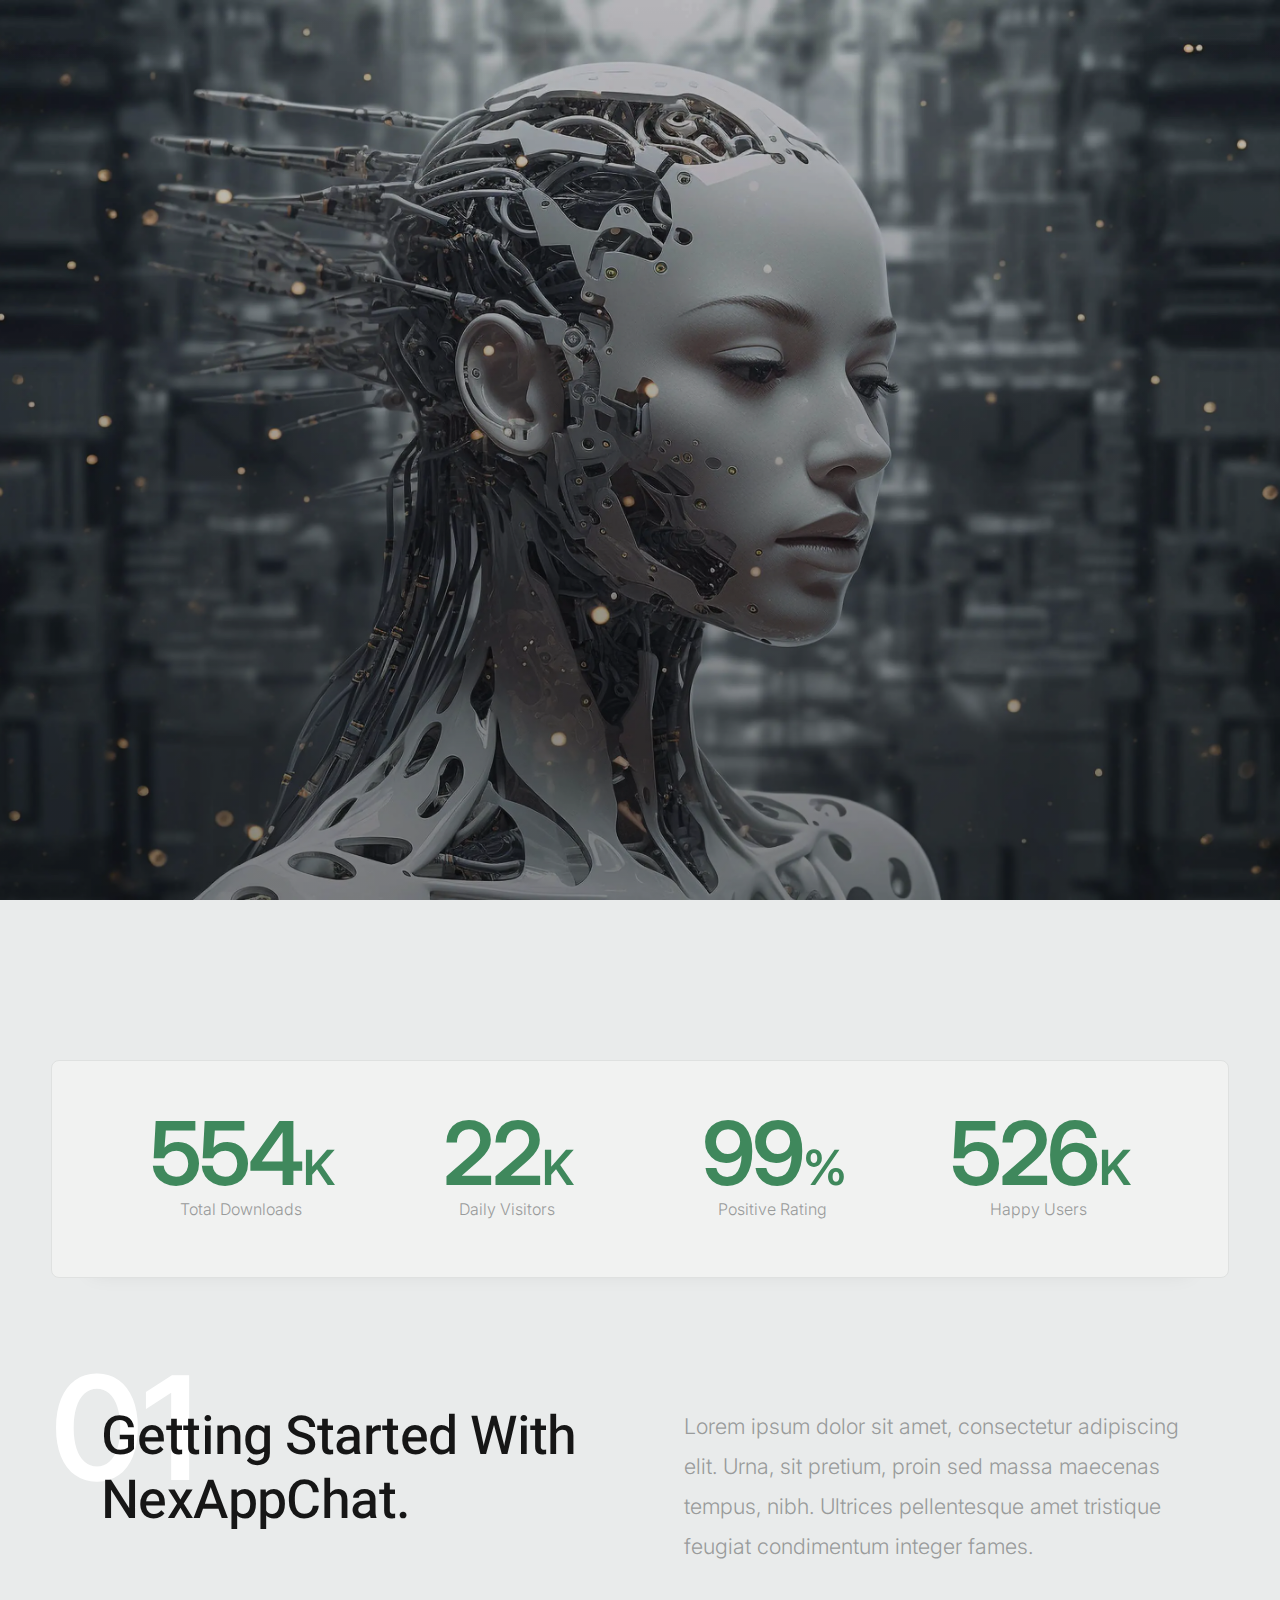
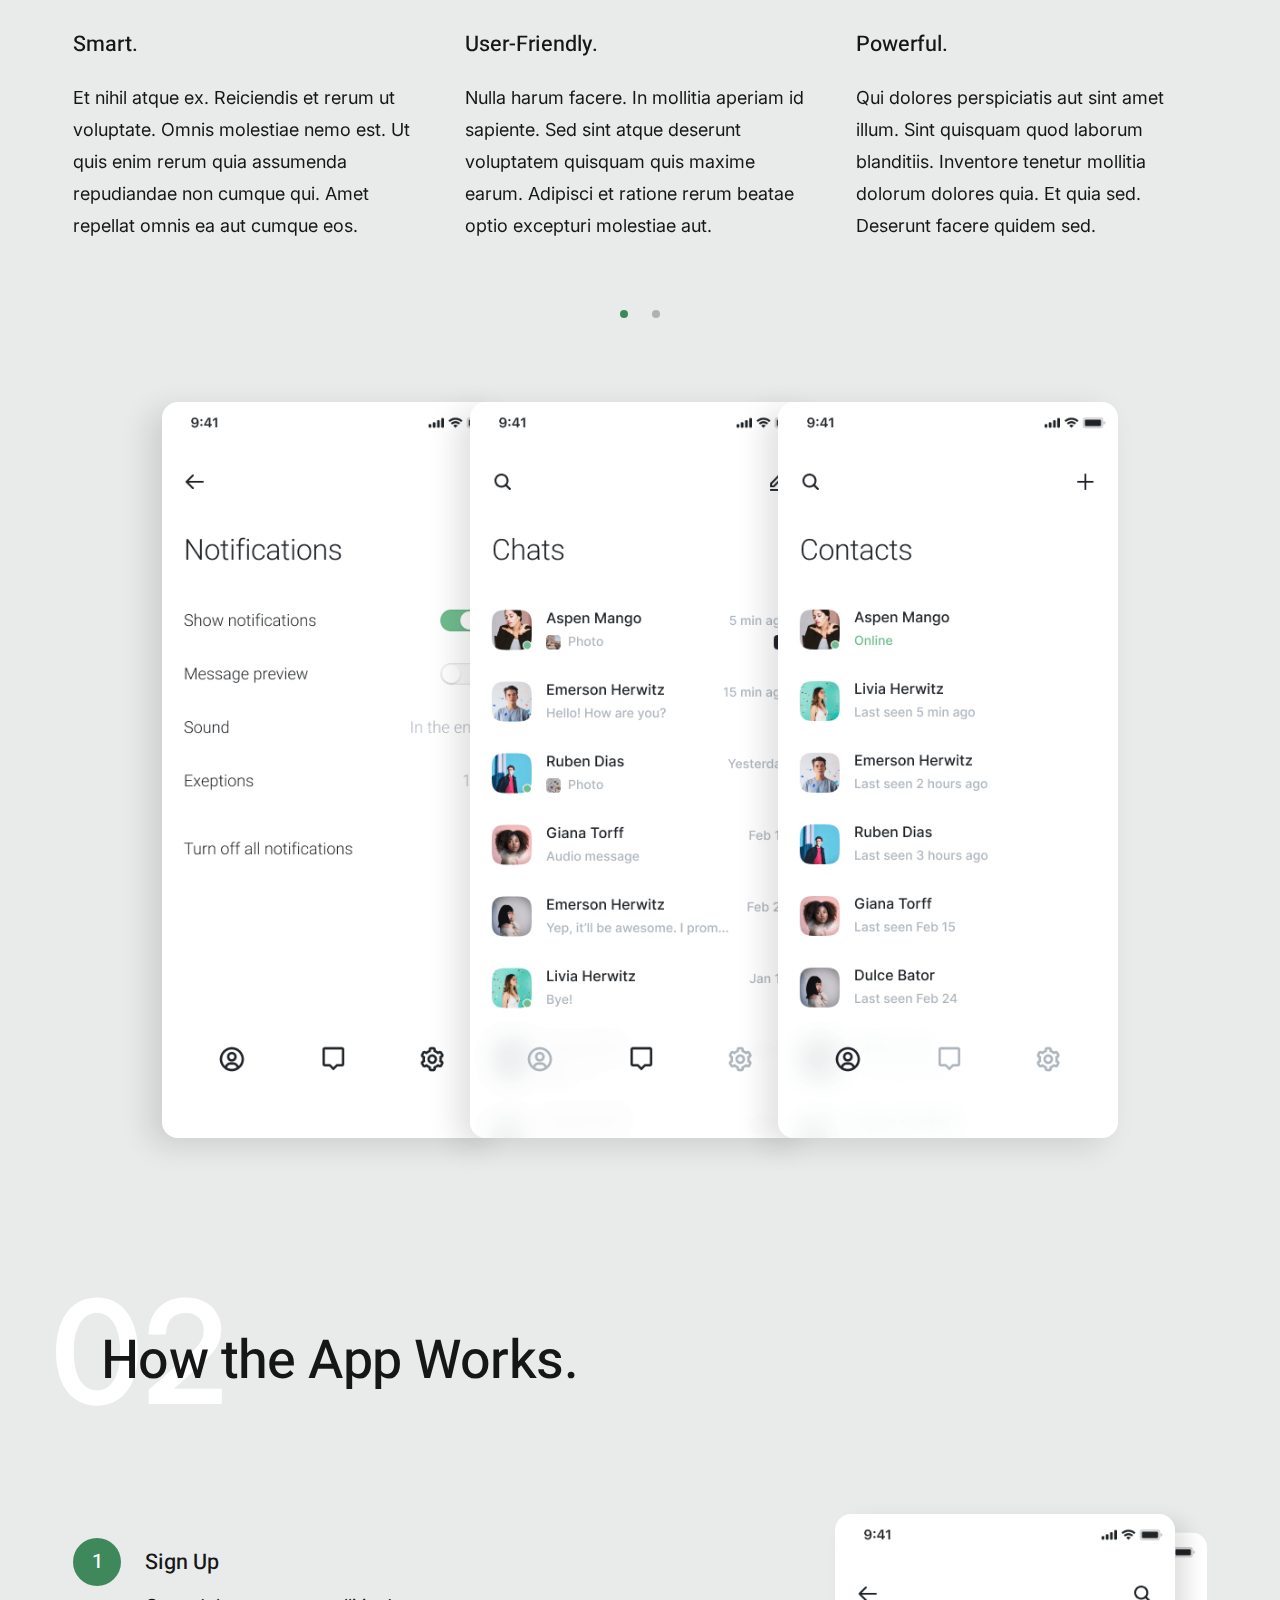
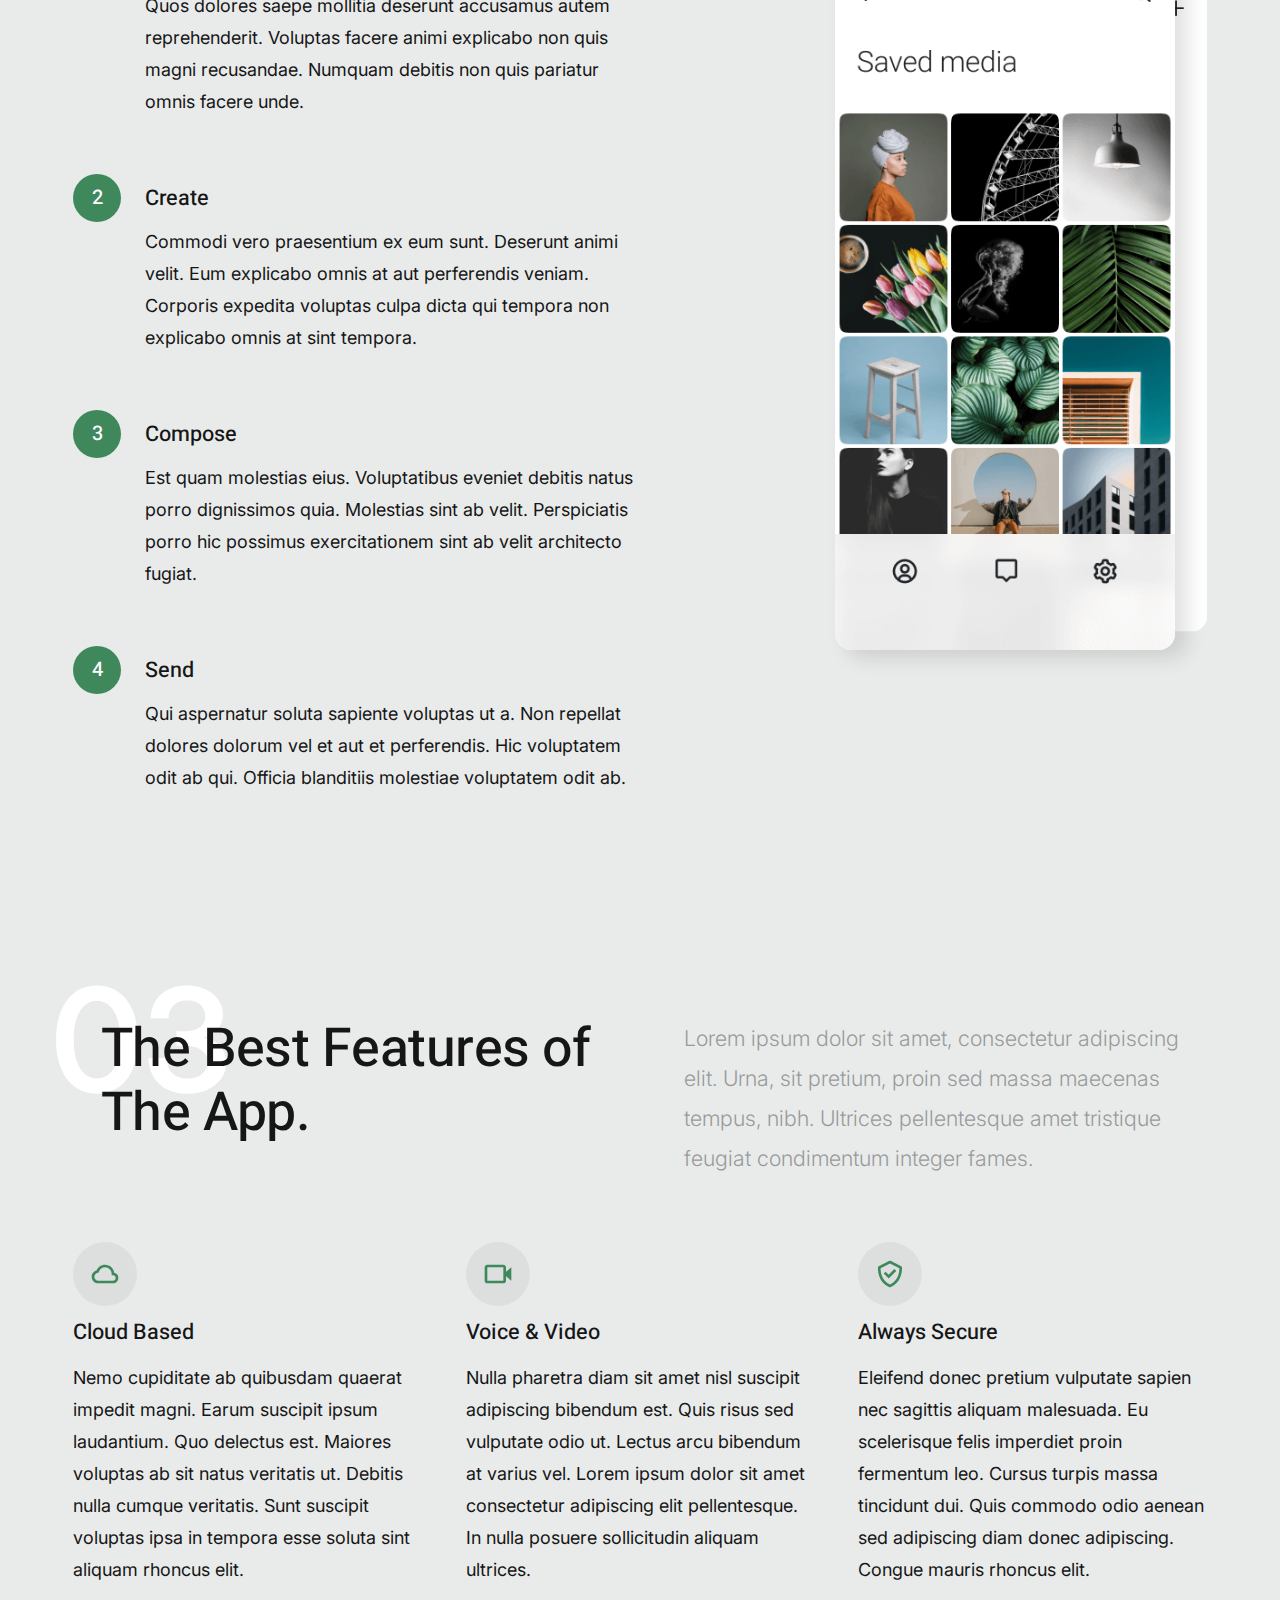
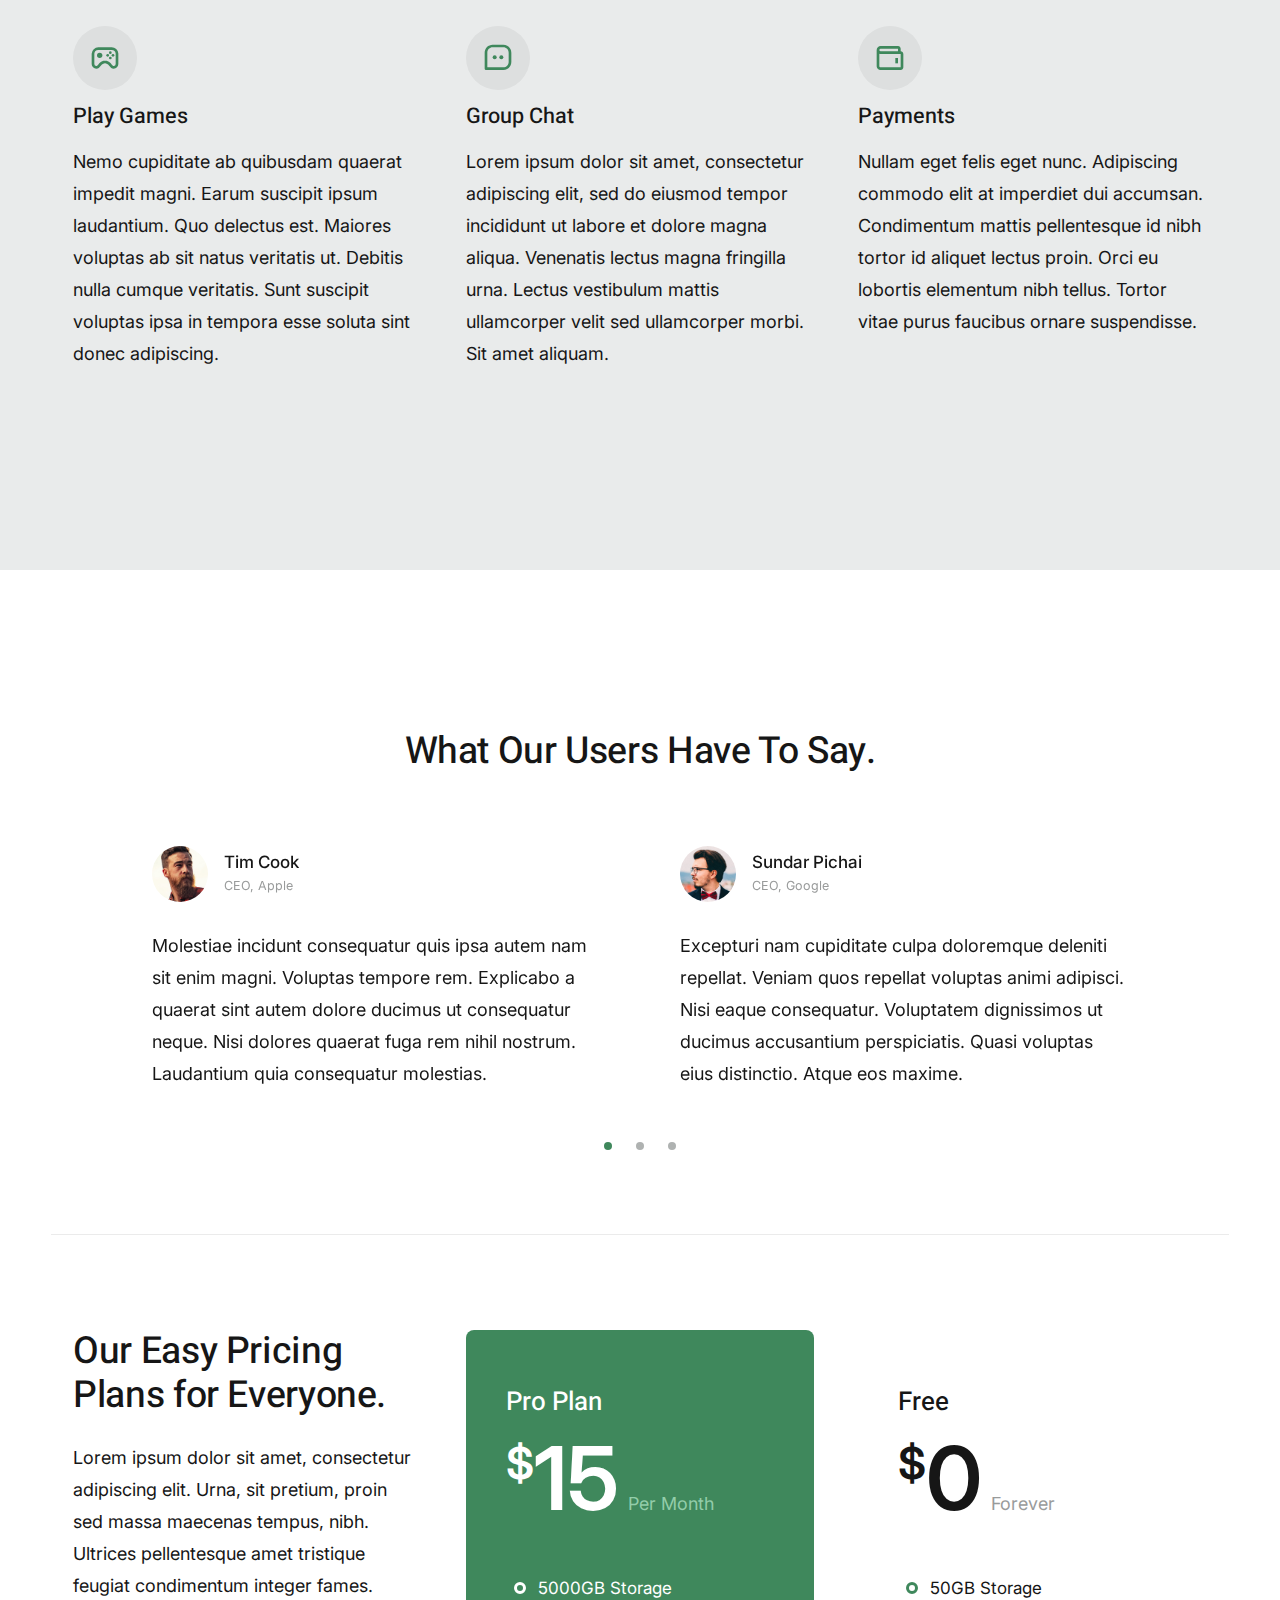
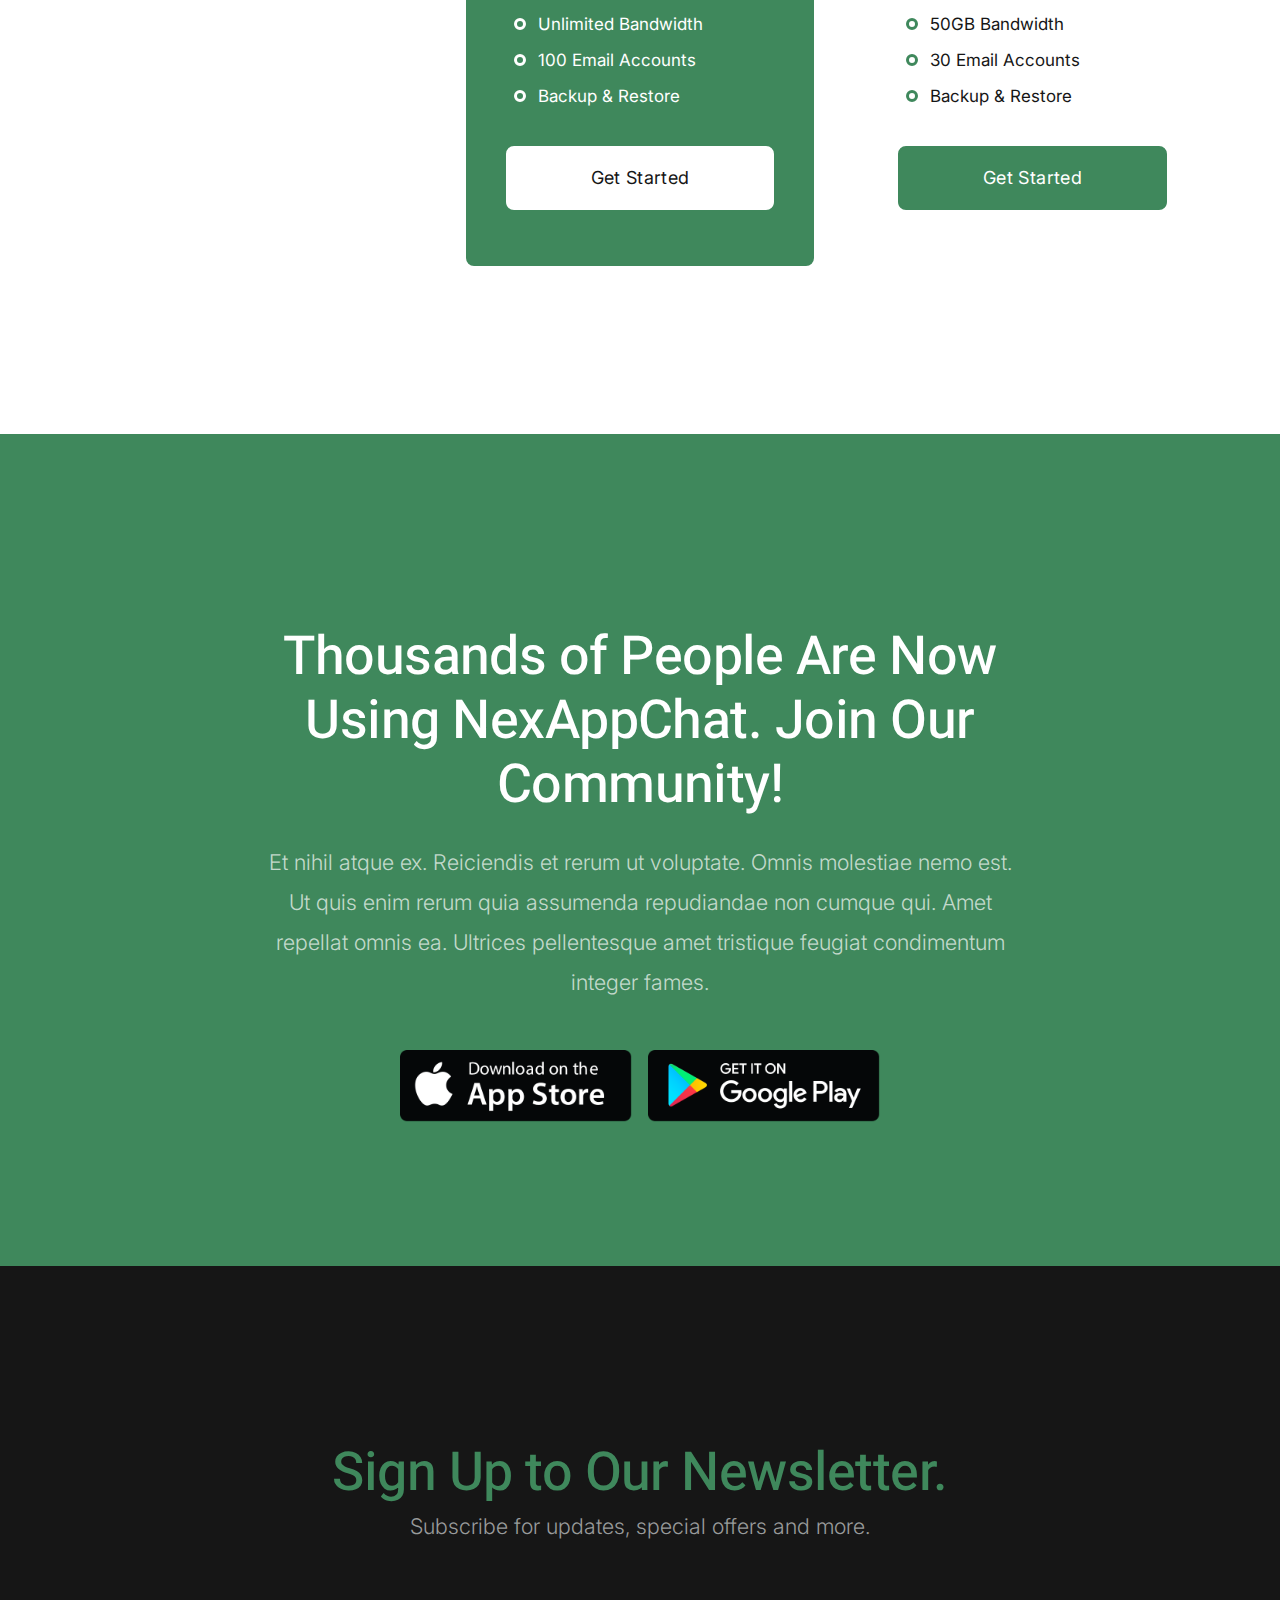
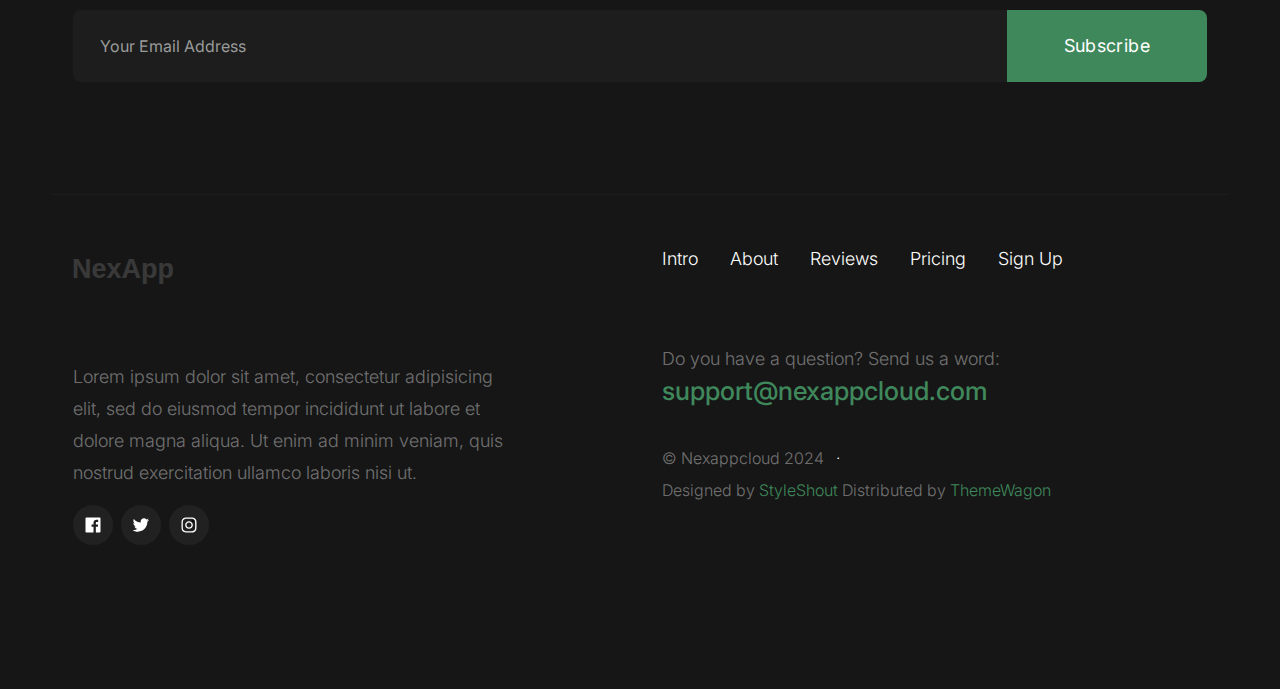
<file: index.html>
<!DOCTYPE html>
<html lang="en" class="no-js" >
<head>

    <!--- basic page needs
    ================================================== -->
    <meta charset="utf-8">
    <meta name="viewport" content="width=device-width, initial-scale=1">
    <title>NexAppChat</title>

    <script>
        document.documentElement.classList.remove('no-js');
        document.documentElement.classList.add('js');
    </script>

    <script src="https://challenges.cloudflare.com/turnstile/v0/api.js" async defer></script>

    <!-- CSS
    ================================================== -->
    <link rel="stylesheet" href="css/vendor.css">
    <link rel="stylesheet" href="css/styles.css">

    <!-- favicons
    ================================================== -->
    <link rel="apple-touch-icon" sizes="180x180" href="apple-touch-icon.png">
    <link rel="icon" type="image/png" sizes="32x32" href="favicon-32x32.png">
    <link rel="icon" type="image/png" sizes="16x16" href="favicon-16x16.png">
    <link rel="manifest" href="site.webmanifest">

</head>


<body id="top">


    <!-- preloader
    ================================================== -->
    <div id="preloader">
        <div id="loader">
        </div>
    </div>


    <!-- page wrap
    ================================================== -->
    <div id="page" class="s-pagewrap">


        <!-- # site header 
        ================================================== -->
        <header class="s-header">

            <div class="row s-header__inner">

                <div class="s-header__block">
                    <div class="s-header__logo">
                        <a class="logo" href="index.html">
                            <img src="images/logo1.svg" alt="Homepage">
                        </a>
                    </div>

                    <a class="s-header__menu-toggle" href="#0"><span>Menu</span></a>
                </div> <!-- end s-header__block -->

                <nav class="s-header__nav">
                    <ul>
                        <li class="current"><a href="#intro" class="smoothscroll">Intro</a></li>
                        <li><a href="#about" class="smoothscroll">About Chat</a></li>
                        <li><a href="#pricing" class="smoothscroll">Pricing</a></li>
                        <li><a href="https://docs.nexappcloud.com" target="_blank">Docs</a></li>
                        <li><a href="#download" class="smoothscroll">Sign Up</a></li>
                    </ul>
                </nav>

                <div class="s-header__cta">
                    <a href="https://chat.nexappcloud.com" target="_blank" rel="noopener noreferrer" class="btn btn--stroke">Start Your Chat</a>
                </div>

            </div> <!-- end s-header__inner -->

        </header> <!-- end s-header -->


        <!-- # site-content
        ================================================== -->
        <section id="content" class="s-content">


            <!-- intro
            ----------------------------------------------- -->
            <section id="intro" class="s-intro target-section">

                <div class="s-intro__bg"></div>

                <div class="row s-intro__content">

                    <div class="column lg-12 s-intro__content-inner">
                        <div class="s-intro__content-left">
                            <h1 class="s-intro__content-title">
                            An Amazing Chat <br>
                            That Does It All.
                            </h1>
                        </div>
                        <div class="s-intro__content-right">
                            <p class="s-intro__content-desc body-text-2">
                            Lorem ipsum dolor sit amet, consectetur adipiscing elit. 
                            Mattis lacus interdum dictum dolor sit amet lectus ornare nunc non.
                            </p> 

                            <div class="s-intro__content-buttons">
                                <a href="#download" class="btn btn--primary s-intro__content-btn smoothscroll">Get Started</a>
                                <a href="https://player.vimeo.com/video/14592941?color=00a650&title=0&byline=0&portrait=0" class="s-intro__content-video-btn">
                                    <svg xmlns="http://www.w3.org/2000/svg" width="24" height="24" viewBox="0 0 24 24" style="fill: rgba(0, 0, 0, 1);"><path d="M7 6v12l10-6z"></path></svg>
                                </a>
                            </div>
                        </div>
                    </div> <!-- s-intro__content-inner -->

                </div> <!-- s-intro__content -->

                <ul class="s-intro__social">
                    <li>
                        <a href="">
                            <svg xmlns="http://www.w3.org/2000/svg" width="24" height="24" viewBox="0 0 24 24" style="fill:rgba(0, 0, 0, 1);"><path d="M20,3H4C3.447,3,3,3.448,3,4v16c0,0.552,0.447,1,1,1h8.615v-6.96h-2.338v-2.725h2.338v-2c0-2.325,1.42-3.592,3.5-3.592 c0.699-0.002,1.399,0.034,2.095,0.107v2.42h-1.435c-1.128,0-1.348,0.538-1.348,1.325v1.735h2.697l-0.35,2.725h-2.348V21H20 c0.553,0,1-0.448,1-1V4C21,3.448,20.553,3,20,3z"></path></svg>
                            <span class="u-screen-reader-text">Facebook</span>
                        </a>
                    </li>
                    <li>
                        <a href="">
                            <svg xmlns="http://www.w3.org/2000/svg" width="24" height="24" viewBox="0 0 24 24" style="fill:rgba(0, 0, 0, 1);"><path d="M19.633,7.997c0.013,0.175,0.013,0.349,0.013,0.523c0,5.325-4.053,11.461-11.46,11.461c-2.282,0-4.402-0.661-6.186-1.809 c0.324,0.037,0.636,0.05,0.973,0.05c1.883,0,3.616-0.636,5.001-1.721c-1.771-0.037-3.255-1.197-3.767-2.793 c0.249,0.037,0.499,0.062,0.761,0.062c0.361,0,0.724-0.05,1.061-0.137c-1.847-0.374-3.23-1.995-3.23-3.953v-0.05 c0.537,0.299,1.16,0.486,1.82,0.511C3.534,9.419,2.823,8.184,2.823,6.787c0-0.748,0.199-1.434,0.548-2.032 c1.983,2.443,4.964,4.04,8.306,4.215c-0.062-0.3-0.1-0.611-0.1-0.923c0-2.22,1.796-4.028,4.028-4.028 c1.16,0,2.207,0.486,2.943,1.272c0.91-0.175,1.782-0.512,2.556-0.973c-0.299,0.935-0.936,1.721-1.771,2.22 c0.811-0.088,1.597-0.312,2.319-0.624C21.104,6.712,20.419,7.423,19.633,7.997z"></path></svg>
                            <span class="u-screen-reader-text">Twitter</span>
                        </a>
                    </li>
                    <li>
                        <a href="">
                            <svg xmlns="http://www.w3.org/2000/svg" width="24" height="24" viewBox="0 0 24 24" style="fill:rgba(0, 0, 0, 1);"><path d="M11.999,7.377c-2.554,0-4.623,2.07-4.623,4.623c0,2.554,2.069,4.624,4.623,4.624c2.552,0,4.623-2.07,4.623-4.624 C16.622,9.447,14.551,7.377,11.999,7.377L11.999,7.377z M11.999,15.004c-1.659,0-3.004-1.345-3.004-3.003 c0-1.659,1.345-3.003,3.004-3.003s3.002,1.344,3.002,3.003C15.001,13.659,13.658,15.004,11.999,15.004L11.999,15.004z"></path><circle cx="16.806" cy="7.207" r="1.078"></circle><path d="M20.533,6.111c-0.469-1.209-1.424-2.165-2.633-2.632c-0.699-0.263-1.438-0.404-2.186-0.42 c-0.963-0.042-1.268-0.054-3.71-0.054s-2.755,0-3.71,0.054C7.548,3.074,6.809,3.215,6.11,3.479C4.9,3.946,3.945,4.902,3.477,6.111 c-0.263,0.7-0.404,1.438-0.419,2.186c-0.043,0.962-0.056,1.267-0.056,3.71c0,2.442,0,2.753,0.056,3.71 c0.015,0.748,0.156,1.486,0.419,2.187c0.469,1.208,1.424,2.164,2.634,2.632c0.696,0.272,1.435,0.426,2.185,0.45 c0.963,0.042,1.268,0.055,3.71,0.055s2.755,0,3.71-0.055c0.747-0.015,1.486-0.157,2.186-0.419c1.209-0.469,2.164-1.424,2.633-2.633 c0.263-0.7,0.404-1.438,0.419-2.186c0.043-0.962,0.056-1.267,0.056-3.71s0-2.753-0.056-3.71C20.941,7.57,20.801,6.819,20.533,6.111z M19.315,15.643c-0.007,0.576-0.111,1.147-0.311,1.688c-0.305,0.787-0.926,1.409-1.712,1.711c-0.535,0.199-1.099,0.303-1.67,0.311 c-0.95,0.044-1.218,0.055-3.654,0.055c-2.438,0-2.687,0-3.655-0.055c-0.569-0.007-1.135-0.112-1.669-0.311 c-0.789-0.301-1.414-0.923-1.719-1.711c-0.196-0.534-0.302-1.099-0.311-1.669c-0.043-0.95-0.053-1.218-0.053-3.654 c0-2.437,0-2.686,0.053-3.655c0.007-0.576,0.111-1.146,0.311-1.687c0.305-0.789,0.93-1.41,1.719-1.712 c0.534-0.198,1.1-0.303,1.669-0.311c0.951-0.043,1.218-0.055,3.655-0.055c2.437,0,2.687,0,3.654,0.055 c0.571,0.007,1.135,0.112,1.67,0.311c0.786,0.303,1.407,0.925,1.712,1.712c0.196,0.534,0.302,1.099,0.311,1.669 c0.043,0.951,0.054,1.218,0.054,3.655c0,2.436,0,2.698-0.043,3.654H19.315z"></path></svg>
                            <span class="u-screen-reader-text">Instagram</span>
                        </a>
                    </li>
                </ul>  <!-- s-intro__social -->

                <div class="s-intro__scroll">
                    <a href="#about" class="smoothscroll">
                        <svg xmlns="http://www.w3.org/2000/svg" width="24" height="24" viewBox="0 0 24 24" style="fill: rgba(0, 0, 0, 1);transform: rotate(270deg)"><path d="M21 11H6.414l5.293-5.293-1.414-1.414L2.586 12l7.707 7.707 1.414-1.414L6.414 13H21z"></path></svg>
                        <span class="u-screen-reader-text">Scroll</span>
                    </a>
                </div> <!-- s-intro__scroll -->

            </section> <!-- end s-intro -->


            <!-- about
            ----------------------------------------------- -->
            <section id="about" class="s-about target-section">


                <!-- stats -->
                <div class="row block-lg-one-fourth block-tab-one-half block-stack s-about__stats">

                    <div class="column s-about__stats-item">
                        <div class="s-about__stats-count">554<span>k</span></div>
                        <h5>Total Downloads</h5>
                    </div>
                    <div class="column s-about__stats-item">
                        <div class="s-about__stats-count">22<span>k</span></div>
                        <h5>Daily Visitors</h5>
                    </div>
                    <div class="column s-about__stats-item">
                        <div class="s-about__stats-count">99<span>%</span></div>
                        <h5>Positive Rating</h5>
                    </div>
                    <div class="column s-about__stats-item">
                        <div class="s-about__stats-count">526<span>k</span></div>
                        <h5>Happy Users</h5>
                    </div>

                </div> <!-- end stats -->


                <!-- intro info -->
                <div class="s-about__info">

                    <div class="row section-header" data-num="01">
                        <div class="column lg-6 stack-on-1000 title-block">
                            <h2 class="title text-display-1">Getting Started With NexAppChat.</h2>
                        </div>
                        <div class="column lg-6 stack-on-1000 desc-block">
                            <p class="desc lead">
                            Lorem ipsum dolor sit amet, consectetur adipiscing elit. Urna, sit pretium, 
                            proin sed massa maecenas tempus, nibh. Ultrices pellentesque amet tristique 
                            feugiat condimentum integer fames.
                            </p>
                        </div>
                    </div>

                    <div class="row s-about__info-slider-block">
                        <div class="column lg-12">

                            <div class="swiper-container s-about__info-slider">
                                <div class="swiper-wrapper">

                                    <div class="s-about__info-slide swiper-slide">
                                        <h4 class="h5">Smart.</h4>
                    
                                        <p>
                                        Et nihil atque ex. Reiciendis et rerum ut voluptate. Omnis molestiae nemo est. 
                                        Ut quis enim rerum quia assumenda repudiandae non cumque qui. Amet repellat 
                                        omnis ea aut cumque eos.
                                        </p>
                                    </div>  <!-- end s-about__info-slide  -->
                    
                                    <div class="s-about__info-slide swiper-slide">
                                        <h4 class="h5">User-Friendly.</h4>
                    
                                        <p>
                                        Nulla harum facere. In mollitia aperiam id sapiente. Sed sint atque deserunt 
                                        voluptatem quisquam quis maxime earum. Adipisci et ratione rerum beatae optio 
                                        excepturi molestiae aut.
                                        </p>
                                    </div>  <!-- end s-about__info-slide  -->
                    
                                    <div class="s-about__info-slide swiper-slide">
                                        <h4 class="h5">Powerful.</h4>
                    
                                        <p>
                                        Qui dolores perspiciatis aut sint amet illum. Sint quisquam quod laborum 
                                        blanditiis. Inventore tenetur mollitia dolorum dolores quia. Et quia sed. 
                                        Deserunt facere quidem sed.
                                        </p>
                                    </div>  <!-- end s-about__info-slide  -->
                    
                                    <div class="s-about__info-slide swiper-slide">
                                        <h4 class="h5">Secure.</h4>
                    
                                        <p>
                                        Exercitationem minima sed similique. Ducimus quis omnis voluptas et nulla. 
                                        Ad mollitia quibusdam autem quod omnis. Ipsa aspernatur voluptatem illum 
                                        possimus quasi magni.
                                        </p>
                                    </div>  <!-- end s-about__info-slide  -->

                                </div> <!-- swiper-wrapper -->

                                <div class="swiper-pagination"></div>

                            </div> <!-- end swiper-container -->

                        </div>
                    </div> <!-- end s-about__info-slider-block -->

                </div> <!-- end s-about__info -->


                <!-- screens -->
                <div class="row s-about__screens-block">
                    <div class="column lg-12">

                        <div class="s-about__screens">
                            <div class="s-about__screen">
                                <img src="images/screens/screen-03.png"
                                     srcset="images/screens/screen-03.png 1x, images/screens/screen-03@2x.png 2x" alt="">
                            </div>
                            <div class="s-about__screen">
                                <img src="images/screens/screen-02.png"
                                     srcset="images/screens/screen-02.png 1x, images/screens/screen-02@2x.png 2x" alt="">
                            </div>
                            <div class="s-about__screen">
                                <img src="images/screens/screen-01.png"
                                     srcset="images/screens/screen-01.png 1x, images/screens/screen-01@2x.png 2x" alt="">
                            </div>
                        </div>

                    </div>
                </div> <!-- end screens -->


                <!-- how-to -->
                <div class="s-about__howto">

                    <div class="row section-header" data-num="02">
                        <div class="column lg-12 title-block">
                            <h2 class="title text-display-1">How the App Works.</h2>
                        </div>
                    </div>

                    <div class="row s-about__howto-content">

                        <div class="column s-about__howto-process-block">

                            <div class="s-about__howto-process">
                                <div class="s-about__howto-process-step">
                                    <h3 class="h5">Sign Up</h3>
                                    <p>
                                    Quos dolores saepe mollitia deserunt accusamus autem reprehenderit. Voluptas facere animi explicabo non quis magni recusandae. 
                                    Numquam debitis non quis pariatur omnis facere unde. 
                                    </p>
                                </div>
                                <div class="s-about__howto-process-step">
                                    <h3 class="h5">Create</h3>
                                    <p>
                                    Commodi vero praesentium ex eum sunt. Deserunt animi velit. Eum explicabo omnis at aut perferendis veniam. Corporis expedita 
                                    voluptas culpa dicta qui tempora non explicabo omnis at sint tempora.
                                    </p>
                                </div>
                                <div class="s-about__howto-process-step">
                                    <h3 class="h5">Compose</h3>
                                    <p>
                                    Est quam molestias eius. Voluptatibus eveniet debitis natus porro dignissimos quia. Molestias sint ab velit. Perspiciatis porro 
                                    hic possimus exercitationem sint ab velit architecto fugiat. 
                                    </p>
                                </div>
                                <div class="s-about__howto-process-step">
                                    <h3 class="h5">Send</h3>
                                    <p>
                                    Qui aspernatur soluta sapiente voluptas ut a. Non repellat dolores dolorum vel et aut et perferendis. Hic voluptatem odit ab qui. 
                                    Officia blanditiis molestiae voluptatem odit ab. 
                                    </p>
                                </div>
                            </div> <!-- end how-to process -->

                        </div>

                        <div class="column s-about__howto-screens-block">

                            <div class="s-about__howto-screens">
                                <img src="images/screens/screen-01.png"
                                     srcset="images/screens/screen-01.png 1x, images/screens/screen-01@2x.png 2x" alt="">
                                <img src="images/screens/screen-04.png"
                                     srcset="images/screens/screen-04.png 1x, images/screens/screen-04@2x.png 2x" alt="">
                            </div>

                        </div>

                    </div>
        
                </div> <!-- end how-to -->


                <!-- features -->
                <div class="s-about__features">

                    <div class="row section-header" data-num="03">
                        <div class="column lg-6 stack-on-1000 title-block">
                            <h2 class="title text-display-1">The Best Features of The App.</h2>
                        </div>
                        <div class="column lg-6 stack-on-1000 desc-block">
                            <p class="desc lead">
                            Lorem ipsum dolor sit amet, consectetur adipiscing elit. Urna, sit pretium, 
                            proin sed massa maecenas tempus, nibh. Ultrices pellentesque amet tristique 
                            feugiat condimentum integer fames.
                            </p>
                        </div>
                    </div>

                    <div class="row s-about__feature-list block-lg-one-third">
    
                        <div class="column s-about__feature-item">
                            <div class="s-about__feature-icon-block">
                                <svg xmlns="http://www.w3.org/2000/svg" width="24" height="24" viewBox="0 0 24 24" style="fill: rgba(0, 0, 0, 1);"><path d="M18.944 11.112C18.507 7.67 15.56 5 12 5 9.244 5 6.85 6.611 5.757 9.15 3.609 9.792 2 11.82 2 14c0 2.757 2.243 5 5 5h11c2.206 0 4-1.794 4-4a4.01 4.01 0 0 0-3.056-3.888zM18 17H7c-1.654 0-3-1.346-3-3 0-1.404 1.199-2.756 2.673-3.015l.581-.102.192-.558C8.149 8.274 9.895 7 12 7c2.757 0 5 2.243 5 5v1h1c1.103 0 2 .897 2 2s-.897 2-2 2z"></path></svg>
                            </div>
                            <div class="s-about__feature-text">
                                <h3 class="h5">Cloud Based</h3>
                                <p>Nemo cupiditate ab quibusdam quaerat impedit magni. Earum suscipit ipsum laudantium. 
                                Quo delectus est. Maiores voluptas ab sit natus veritatis ut. Debitis nulla cumque veritatis.
                                Sunt suscipit voluptas ipsa in tempora esse soluta sint aliquam rhoncus elit.
                                </p>
                            </div>
                        </div>
            
                        <div class="column s-about__feature-item">
                            <div class="s-about__feature-icon-block">
                                <svg xmlns="http://www.w3.org/2000/svg" width="24" height="24" viewBox="0 0 24 24" style="fill: rgba(0, 0, 0, 1);"><path d="M18 7c0-1.103-.897-2-2-2H4c-1.103 0-2 .897-2 2v10c0 1.103.897 2 2 2h12c1.103 0 2-.897 2-2v-3.333L22 17V7l-4 3.333V7zm-1.998 10H4V7h12l.001 4.999L16 12l.001.001.001 4.999z"></path></svg>
                            </div>
                            <div class="s-about__feature-text">
                                <h3 class="h5">Voice & Video</h3>
                                <p>Nulla pharetra diam sit amet nisl suscipit adipiscing bibendum est. Quis risus sed vulputate 
                                odio ut. Lectus arcu bibendum at varius vel. Lorem ipsum dolor sit amet consectetur adipiscing 
                                elit pellentesque. In nulla posuere sollicitudin aliquam ultrices.
                                </p>
                            </div>
                        </div>
            
                        <div class="column s-about__feature-item">
                            <div class="s-about__feature-icon-block">
                                <svg xmlns="http://www.w3.org/2000/svg" width="24" height="24" viewBox="0 0 24 24" style="fill: rgba(0, 0, 0, 1);"><path d="M20.995 6.9a.998.998 0 0 0-.548-.795l-8-4a1 1 0 0 0-.895 0l-8 4a1.002 1.002 0 0 0-.547.795c-.011.107-.961 10.767 8.589 15.014a.987.987 0 0 0 .812 0c9.55-4.247 8.6-14.906 8.589-15.014zM12 19.897C5.231 16.625 4.911 9.642 4.966 7.635L12 4.118l7.029 3.515c.037 1.989-.328 9.018-7.029 12.264z"></path><path d="m11 12.586-2.293-2.293-1.414 1.414L11 15.414l5.707-5.707-1.414-1.414z"></path></svg>
                            </div>
                            <div class="s-about__feature-text">
                                <h3 class="h5">Always Secure</h3>
                                <p>Eleifend donec pretium vulputate sapien nec sagittis aliquam malesuada. Eu scelerisque felis 
                                imperdiet proin fermentum leo. Cursus turpis massa tincidunt dui. Quis commodo odio aenean sed 
                                adipiscing diam donec adipiscing. Congue mauris rhoncus elit.
                                </p>
                            </div>
                        </div>
            
                        <div class="column s-about__feature-item">
                            <div class="s-about__feature-icon-block">
                                <svg xmlns="http://www.w3.org/2000/svg" viewBox="0 0 24 24" width="24" height="24" style="fill: rgba(0, 0, 0, 1);"><path d="M22 8.65A5 5 0 0 0 17 4H7a5 5 0 0 0-5 4.74A2 2 0 0 0 2 9v7.5A3.48 3.48 0 0 0 5.5 20c1.43 0 2.32-1.06 3.19-2.09.32-.37.65-.76 1-1.1a4.81 4.81 0 0 1 1.54-.75 6.61 6.61 0 0 1 1.54 0 4.81 4.81 0 0 1 1.54.75c.35.34.68.73 1 1.1.87 1 1.76 2.09 3.19 2.09a3.48 3.48 0 0 0 3.5-3.5V9a2.09 2.09 0 0 0 0-.26zm-2 7.85a1.5 1.5 0 0 1-1.5 1.5c-.5 0-1-.64-1.66-1.38-.34-.39-.72-.85-1.15-1.26a6.68 6.68 0 0 0-2.46-1.25 6.93 6.93 0 0 0-2.46 0 6.68 6.68 0 0 0-2.46 1.25c-.43.41-.81.87-1.15 1.26C6.54 17.36 6 18 5.5 18A1.5 1.5 0 0 1 4 16.5V9a.77.77 0 0 0 0-.15A3 3 0 0 1 7 6h10a3 3 0 0 1 3 2.72v.12A.86.86 0 0 0 20 9z"></path><circle cx="16" cy="12" r="1"></circle><circle cx="18" cy="10" r="1"></circle><circle cx="16" cy="8" r="1"></circle><circle cx="14" cy="10" r="1"></circle><circle cx="8" cy="10" r="2"></circle></svg>
                            </div>
                            <div class="s-about__feature-text">
                                <h3 class="h5">Play Games</h3>
                                <p>Nemo cupiditate ab quibusdam quaerat impedit magni. Earum suscipit ipsum laudantium. 
                                Quo delectus est. Maiores voluptas ab sit natus veritatis ut. Debitis nulla cumque veritatis.
                                Sunt suscipit voluptas ipsa in tempora esse soluta sint donec adipiscing.
                                </p>
                            </div>
                        </div>
            
                        <div class="column s-about__feature-item">
                            <div class="s-about__feature-icon-block">
                                <svg xmlns="http://www.w3.org/2000/svg" width="24" height="24" viewBox="0 0 24 24" style="fill: rgba(0, 0, 0, 1);"><path d="M16 2H8C4.691 2 2 4.691 2 8v12a1 1 0 0 0 1 1h13c3.309 0 6-2.691 6-6V8c0-3.309-2.691-6-6-6zm4 13c0 2.206-1.794 4-4 4H4V8c0-2.206 1.794-4 4-4h8c2.206 0 4 1.794 4 4v7z"></path><circle cx="9.5" cy="11.5" r="1.5"></circle><circle cx="14.5" cy="11.5" r="1.5"></circle></svg>
                            </div>
                            <div class="s-about__feature-text">
                                <h3 class="h5">Group Chat</h3>
                                <p>Lorem ipsum dolor sit amet, consectetur adipiscing elit, sed do eiusmod tempor incididunt 
                                ut labore et dolore magna aliqua. Venenatis lectus magna fringilla urna. Lectus vestibulum 
                                mattis ullamcorper velit sed ullamcorper morbi. Sit amet aliquam.
                                </p>
                            </div>
                        </div>
                
                        <div class="column s-about__feature-item">
                            <div class="s-about__feature-icon-block">
                                <svg xmlns="http://www.w3.org/2000/svg" width="24" height="24" viewBox="0 0 24 24" style="fill: rgba(0, 0, 0, 1);"><path d="M16 12h2v4h-2z"></path><path d="M20 7V5c0-1.103-.897-2-2-2H5C3.346 3 2 4.346 2 6v12c0 2.201 1.794 3 3 3h15c1.103 0 2-.897 2-2V9c0-1.103-.897-2-2-2zM5 5h13v2H5a1.001 1.001 0 0 1 0-2zm15 14H5.012C4.55 18.988 4 18.805 4 18V8.815c.314.113.647.185 1 .185h15v10z"></path></svg>
                            </div>
                            <div class="s-about__feature-text">
                                <h3 class="h5">Payments</h3>
                                <p>Nullam eget felis eget nunc. Adipiscing commodo elit at imperdiet dui accumsan. Condimentum 
                                mattis pellentesque id nibh tortor id aliquet lectus proin. Orci eu lobortis elementum nibh 
                                tellus. Tortor vitae purus faucibus ornare suspendisse.
                                </p>
                            </div>
                        </div>
            
                    </div> <!-- end features-list -->

                </div> <!-- end features -->

            </section> <!-- end s-about -->


            <!-- testimonials
            ----------------------------------------------- -->
            <section id="testimonials" class="s-testimonials">

                <div class="row narrow text-center s-testimonials__header">
                    <div class="column lg-12">
                        <h3 class="h2">What Our Users Have To Say.</h3>
                    </div>
                </div>

                <div class="row s-testimonials__content">
                    <div class="column lg-12">
        
                        <div class="swiper-container s-testimonials__slider">
        
                            <div class="swiper-wrapper">
    
                                <div class="s-testimonials__slide swiper-slide">
                                    <div class="s-testimonials__author">
                                        <img src="images/avatars/user-02.jpg" alt="Author image" class="s-testimonials__avatar">
                                        <cite class="s-testimonials__cite">
                                            <strong>Tim Cook</strong>
                                            <span>CEO, Apple</span>
                                        </cite>
                                    </div>
                                    <p>
                                    Molestiae incidunt consequatur quis ipsa autem nam sit enim magni. Voluptas tempore rem. 
                                    Explicabo a quaerat sint autem dolore ducimus ut consequatur neque. Nisi dolores quaerat fuga rem nihil nostrum.
                                    Laudantium quia consequatur molestias.
                                    </p>
                                </div> <!-- end s-testimonials__slide -->
                
                                <div class="s-testimonials__slide swiper-slide">
                                    <div class="s-testimonials__author">
                                        <img src="images/avatars/user-03.jpg" alt="Author image" class="s-testimonials__avatar">
                                        <cite class="s-testimonials__cite">
                                            <strong>Sundar Pichai</strong>
                                            <span>CEO, Google</span>
                                        </cite>
                                    </div>
                                    <p>
                                    Excepturi nam cupiditate culpa doloremque deleniti repellat. Veniam quos repellat voluptas animi adipisci.
                                    Nisi eaque consequatur. Voluptatem dignissimos ut ducimus accusantium perspiciatis.
                                    Quasi voluptas eius distinctio. Atque eos maxime.
                                    </p>
                                </div> <!-- end s-testimonials__slide -->
                
                                <div class="s-testimonials__slide swiper-slide">
                                    <div class="s-testimonials__author">
                                        <img src="images/avatars/user-01.jpg" alt="Author image" class="s-testimonials__avatar">
                                        <cite class="s-testimonials__cite">
                                            <strong>Satya Nadella</strong>
                                            <span>CEO, Microsoft</span>
                                        </cite>
                                    </div>
                                    <p>
                                    Repellat dignissimos libero. Qui sed at corrupti expedita voluptas odit. Nihil ea quia nesciunt. Ducimus aut sed ipsam.  
                                    Autem eaque officia cum exercitationem sunt voluptatum accusamus. Quasi voluptas eius distinctio.
                                    Voluptatem dignissimos ut.
                                    </p>
                                </div> <!-- end s-testimonials__slide -->
        
                                <div class="s-testimonials__slide swiper-slide">
                                    <div class="s-testimonials__author">
                                        <img src="images/avatars/user-06.jpg" alt="Author image" class="s-testimonials__avatar">
                                        <cite class="s-testimonials__cite">
                                            <strong>Jeff Bezos</strong>
                                            <span>CEO, Amazon</span>
                                        </cite>
                                    </div>
                                    <p>
                                    Nunc interdum lacus sit amet orci. Vestibulum dapibus nunc ac augue. Fusce vel dui. In ac felis 
                                    quis tortor malesuada pretium. Curabitur vestibulum aliquam leo. Qui sed at corrupti expedita voluptas odit. 
                                    Nihil ea quia nesciunt. Ducimus aut sed ipsam.
                                    </p>
                                </div> <!-- end s-testimonials__slide -->
            
                            </div> <!-- end swiper-wrapper -->
        
                            <div class="swiper-pagination"></div>
        
                        </div> <!-- end swiper-container -->
        
                    </div> <!-- end column -->
                </div> <!-- end s-testimonials__content -->

            </section> <!-- end testimonials -->


            <!-- pricing
            ----------------------------------------------- -->
            <section id="pricing" class="s-pricing target-section">
                <div class="row s-pricing__content">

                    <div class="column lg-4 md-12 s-pricing__header">
                        <h3 class="h2">Our Easy Pricing Plans for Everyone.</h3>
                        <p>
                        Lorem ipsum dolor sit amet, consectetur adipiscing elit. 
                        Urna, sit pretium, proin sed massa maecenas tempus, nibh. 
                        Ultrices pellentesque amet tristique feugiat condimentum integer fames. 
                        </p>
                    </div> <!-- end s-pricing__header -->

                    <div class="column lg-8 md-12 s-pricing__plans">
                        <div class="row plans block-lg-one-half block-tab-whole">

                            <div class="column item-plan item-plan--popular">
                                <div class="item-plan__block"> 

                                    <div class="item-plan__top-part">
                                        <h3 class="item-plan__title">Pro Plan</h3>
                                        <p class="item-plan__price"><sup>$</sup>15</p>
                                        <p class="item-plan__per">Per Month</p>
                                    </div>
                
                                    <div class="item-plan__bottom-part">
                                        <ul class="item-plan__features">
                                            <li><span>5000GB</span> Storage</li>
                                            <li><span>Unlimited</span> Bandwidth</li>
                                            <li><span>100</span> Email Accounts</li>
                                            <li>Backup & Restore</li>
                                        </ul>
                
                                        <a class="btn btn--primary u-fullwidth" href="#0">Get Started</a>
                                    </div>
                                
                                </div>
                            </div> <!-- end item-plan -->
                            <div class="column item-plan">
                                <div class="item-plan__block"> 

                                    <div class="item-plan__top-part">
                                        <h3 class="item-plan__title">Free</h3>
                                        <p class="item-plan__price"><sup>$</sup>0</p>
                                        <p class="item-plan__per">Forever</p>
                                    </div>
                
                                    <div class="item-plan__bottom-part">
                                        <ul class="item-plan__features">
                                            <li><span>50GB</span> Storage</li>
                                            <li><span>50GB</span> Bandwidth</li>
                                            <li><span>30</span> Email Accounts</li>
                                            <li>Backup & Restore</li>
                                        </ul>
                
                                        <a class="btn btn--primary u-fullwidth" href="#0">Get Started</a>
                                    </div>  
                                
                                </div>
                            </div> <!-- end item-plan -->
                        </div>
                    </div> <!-- end s-pricing__plans -->

                </div> <!-- end s-pricing__content -->
            </section> <!-- end pricing -->


            <!-- download
            ----------------------------------------------- -->
            <section id="download" class="s-download target-section">
                <div class="row s-download__header">
                    <div class="column lg-12">
                        <h2 class="text-display-1">Thousands of People Are Now Using NexAppChat. Join Our Community!</h2>
                        <p class="lead">
                        Et nihil atque ex. Reiciendis et rerum ut voluptate. Omnis molestiae nemo est. 
                        Ut quis enim rerum quia assumenda repudiandae non cumque qui. Amet repellat 
                        omnis ea. Ultrices pellentesque amet tristique feugiat condimentum integer fames. 
                        </p>
                    </div>
                </div>
                <div class="row s-download__badges-block">
                    <div class="column lg-12 s-download__badges">
                        <a href="#0" title="" class="badge-appstore">
                            <img src="images/appstore.png" alt="">
                        </a>
                        <a href="#0" title="" class="badge-googleplay">
                            <img src="images/google-play.png" alt="">
                        </a>
                    </div>
                </div>
            </section>


        </section> <!-- end s-content -->


        <!-- # site-footer
        ================================================== -->
        <footer id="colophon" class="s-footer footer">

            <div class="row s-footer__top">
                <div class="column lg-12 text-center">
                    <h2 class="text-display-1">
                        Sign Up to Our Newsletter.
                    </h2>
                    <p class="lead">
                        Subscribe for updates, special offers and more.
                    </p>
                </div>
                <div class="column lg-12 s-footer__subscribe">
                    <div class="subscribe-form">
                        <form id="mc-form" class="mc-form">
                            <input type="email" name="EMAIL" id="mce-EMAIL" class="u-fullwidth text-center" placeholder="Your Email Address" title="The domain portion of the email address is invalid (the portion after the @)." pattern="^([^\x00-\x20\x22\x28\x29\x2c\x2e\x3a-\x3c\x3e\x40\x5b-\x5d\x7f-\xff]+|\x22([^\x0d\x22\x5c\x80-\xff]|\x5c[\x00-\x7f])*\x22)(\x2e([^\x00-\x20\x22\x28\x29\x2c\x2e\x3a-\x3c\x3e\x40\x5b-\x5d\x7f-\xff]+|\x22([^\x0d\x22\x5c\x80-\xff]|\x5c[\x00-\x7f])*\x22))*\x40([^\x00-\x20\x22\x28\x29\x2c\x2e\x3a-\x3c\x3e\x40\x5b-\x5d\x7f-\xff]+|\x5b([^\x0d\x5b-\x5d\x80-\xff]|\x5c[\x00-\x7f])*\x5d)(\x2e([^\x00-\x20\x22\x28\x29\x2c\x2e\x3a-\x3c\x3e\x40\x5b-\x5d\x7f-\xff]+|\x5b([^\x0d\x5b-\x5d\x80-\xff]|\x5c[\x00-\x7f])*\x5d))*(\.\w{2,})+$" required>
                            <input type="submit" name="subscribe" value="Subscribe" class="btn btn--primary u-fullwidth">
                            <!-- <div style="position: absolute; left: -5000px;" aria-hidden="true"><input type="text" name="b_cdb7b577e41181934ed6a6a44_9a91cfe7b3" tabindex="-1" value=""></div> -->
                            <div class="mc-status"></div>
                            <div style="display: block; margin: 0 auto;">
                                <div class="cf-turnstile" data-sitekey="0x4AAAAAAAj3usDc9GnYfpMQ" data-callback="turnstileCallback"></div>
                            </div>
                        </form>
                    </div>
                </div>
            </div>
    
            <div class="row s-footer__bottom">
                <div class="column lg-5 md-6 stack-on-900">
                    <div class="footer__logo">
                        <a href="index.html">
                            <img src="images/logo1.svg" alt="Homepage">
                        </a>
                    </div>
    
                    <p>
                    Lorem ipsum dolor sit amet, consectetur adipisicing elit, sed 
                    do eiusmod tempor incididunt ut labore et dolore magna aliqua. 
                    Ut enim ad minim veniam, quis nostrud exercitation ullamco 
                    laboris nisi ut.
                    </p>
    
                    <ul class="s-footer__social">
                        <li>
                            <a href="">
                                <svg xmlns="http://www.w3.org/2000/svg" width="24" height="24" viewBox="0 0 24 24" style="fill:rgba(0, 0, 0, 1);"><path d="M20,3H4C3.447,3,3,3.448,3,4v16c0,0.552,0.447,1,1,1h8.615v-6.96h-2.338v-2.725h2.338v-2c0-2.325,1.42-3.592,3.5-3.592 c0.699-0.002,1.399,0.034,2.095,0.107v2.42h-1.435c-1.128,0-1.348,0.538-1.348,1.325v1.735h2.697l-0.35,2.725h-2.348V21H20 c0.553,0,1-0.448,1-1V4C21,3.448,20.553,3,20,3z"></path></svg>
                                <span class="u-screen-reader-text">Facebook</span>
                            </a>
                        </li>
                        <li>
                            <a href="">
                                <svg xmlns="http://www.w3.org/2000/svg" width="24" height="24" viewBox="0 0 24 24" style="fill:rgba(0, 0, 0, 1);"><path d="M19.633,7.997c0.013,0.175,0.013,0.349,0.013,0.523c0,5.325-4.053,11.461-11.46,11.461c-2.282,0-4.402-0.661-6.186-1.809 c0.324,0.037,0.636,0.05,0.973,0.05c1.883,0,3.616-0.636,5.001-1.721c-1.771-0.037-3.255-1.197-3.767-2.793 c0.249,0.037,0.499,0.062,0.761,0.062c0.361,0,0.724-0.05,1.061-0.137c-1.847-0.374-3.23-1.995-3.23-3.953v-0.05 c0.537,0.299,1.16,0.486,1.82,0.511C3.534,9.419,2.823,8.184,2.823,6.787c0-0.748,0.199-1.434,0.548-2.032 c1.983,2.443,4.964,4.04,8.306,4.215c-0.062-0.3-0.1-0.611-0.1-0.923c0-2.22,1.796-4.028,4.028-4.028 c1.16,0,2.207,0.486,2.943,1.272c0.91-0.175,1.782-0.512,2.556-0.973c-0.299,0.935-0.936,1.721-1.771,2.22 c0.811-0.088,1.597-0.312,2.319-0.624C21.104,6.712,20.419,7.423,19.633,7.997z"></path></svg>
                                <span class="u-screen-reader-text">Twitter</span>
                            </a>
                        </li>
                        <li>
                            <a href="">
                                <svg xmlns="http://www.w3.org/2000/svg" width="24" height="24" viewBox="0 0 24 24" style="fill:rgba(0, 0, 0, 1);"><path d="M11.999,7.377c-2.554,0-4.623,2.07-4.623,4.623c0,2.554,2.069,4.624,4.623,4.624c2.552,0,4.623-2.07,4.623-4.624 C16.622,9.447,14.551,7.377,11.999,7.377L11.999,7.377z M11.999,15.004c-1.659,0-3.004-1.345-3.004-3.003 c0-1.659,1.345-3.003,3.004-3.003s3.002,1.344,3.002,3.003C15.001,13.659,13.658,15.004,11.999,15.004L11.999,15.004z"></path><circle cx="16.806" cy="7.207" r="1.078"></circle><path d="M20.533,6.111c-0.469-1.209-1.424-2.165-2.633-2.632c-0.699-0.263-1.438-0.404-2.186-0.42 c-0.963-0.042-1.268-0.054-3.71-0.054s-2.755,0-3.71,0.054C7.548,3.074,6.809,3.215,6.11,3.479C4.9,3.946,3.945,4.902,3.477,6.111 c-0.263,0.7-0.404,1.438-0.419,2.186c-0.043,0.962-0.056,1.267-0.056,3.71c0,2.442,0,2.753,0.056,3.71 c0.015,0.748,0.156,1.486,0.419,2.187c0.469,1.208,1.424,2.164,2.634,2.632c0.696,0.272,1.435,0.426,2.185,0.45 c0.963,0.042,1.268,0.055,3.71,0.055s2.755,0,3.71-0.055c0.747-0.015,1.486-0.157,2.186-0.419c1.209-0.469,2.164-1.424,2.633-2.633 c0.263-0.7,0.404-1.438,0.419-2.186c0.043-0.962,0.056-1.267,0.056-3.71s0-2.753-0.056-3.71C20.941,7.57,20.801,6.819,20.533,6.111z M19.315,15.643c-0.007,0.576-0.111,1.147-0.311,1.688c-0.305,0.787-0.926,1.409-1.712,1.711c-0.535,0.199-1.099,0.303-1.67,0.311 c-0.95,0.044-1.218,0.055-3.654,0.055c-2.438,0-2.687,0-3.655-0.055c-0.569-0.007-1.135-0.112-1.669-0.311 c-0.789-0.301-1.414-0.923-1.719-1.711c-0.196-0.534-0.302-1.099-0.311-1.669c-0.043-0.95-0.053-1.218-0.053-3.654 c0-2.437,0-2.686,0.053-3.655c0.007-0.576,0.111-1.146,0.311-1.687c0.305-0.789,0.93-1.41,1.719-1.712 c0.534-0.198,1.1-0.303,1.669-0.311c0.951-0.043,1.218-0.055,3.655-0.055c2.437,0,2.687,0,3.654,0.055 c0.571,0.007,1.135,0.112,1.67,0.311c0.786,0.303,1.407,0.925,1.712,1.712c0.196,0.534,0.302,1.099,0.311,1.669 c0.043,0.951,0.054,1.218,0.054,3.655c0,2.436,0,2.698-0.043,3.654H19.315z"></path></svg>
                                <span class="u-screen-reader-text">Instagram</span>
                            </a>
                        </li>
                    </ul>
                </div>
    
                <div class="column lg-6 stack-on-900 end">
                    <ul class="s-footer__site-links">
                        <li><a class="smoothscroll" href="#home" title="intro">Intro</a></li>
                        <li><a class="smoothscroll" href="#about" title="about">About</a></li>
                        <li><a class="smoothscroll" href="#testimonials" title="reviews">Reviews</a></li>
                        <li><a class="smoothscroll" href="#pricing" title="pricing">Pricing</a></li>
                        <li><a class="smoothscroll" href="#download" title="download">Sign Up</a></li>	
                    </ul>
    
                    <p class="s-footer__contact">
                        Do you have a question? Send us a word: <br>
                        <a href="mailto:#0" class="s-footer__mail-link">support@nexappcloud.com</a>
                    </p>
    
                    <div class="ss-copyright">
                        <span>© Nexappcloud 2024</span> 
                        <span>Designed by <a href="https://www.styleshout.com/">StyleShout</a> Distributed by <a href="https://themewagon.com">ThemeWagon</a></span>
                    </div>
                </div>
    
            </div>
    
            <div class="ss-go-top">
                <a class="smoothscroll" title="Back to Top" href="#top">
                    <svg xmlns="http://www.w3.org/2000/svg" width="24" height="24" viewBox="0 0 24 24" style="fill: rgba(0, 0, 0, 1);"><path d="M6 4h12v2H6zm5 10v6h2v-6h5l-6-6-6 6z"></path></svg>
                </a>
            </div> <!-- end ss-go-top -->
    
        </footer> <!-- end footer -->


    <!-- Java Script
    ================================================== -->
    <script src="js/plugins.js"></script>
    <script src="js/main.js"></script>

</body>
</html>
</file>
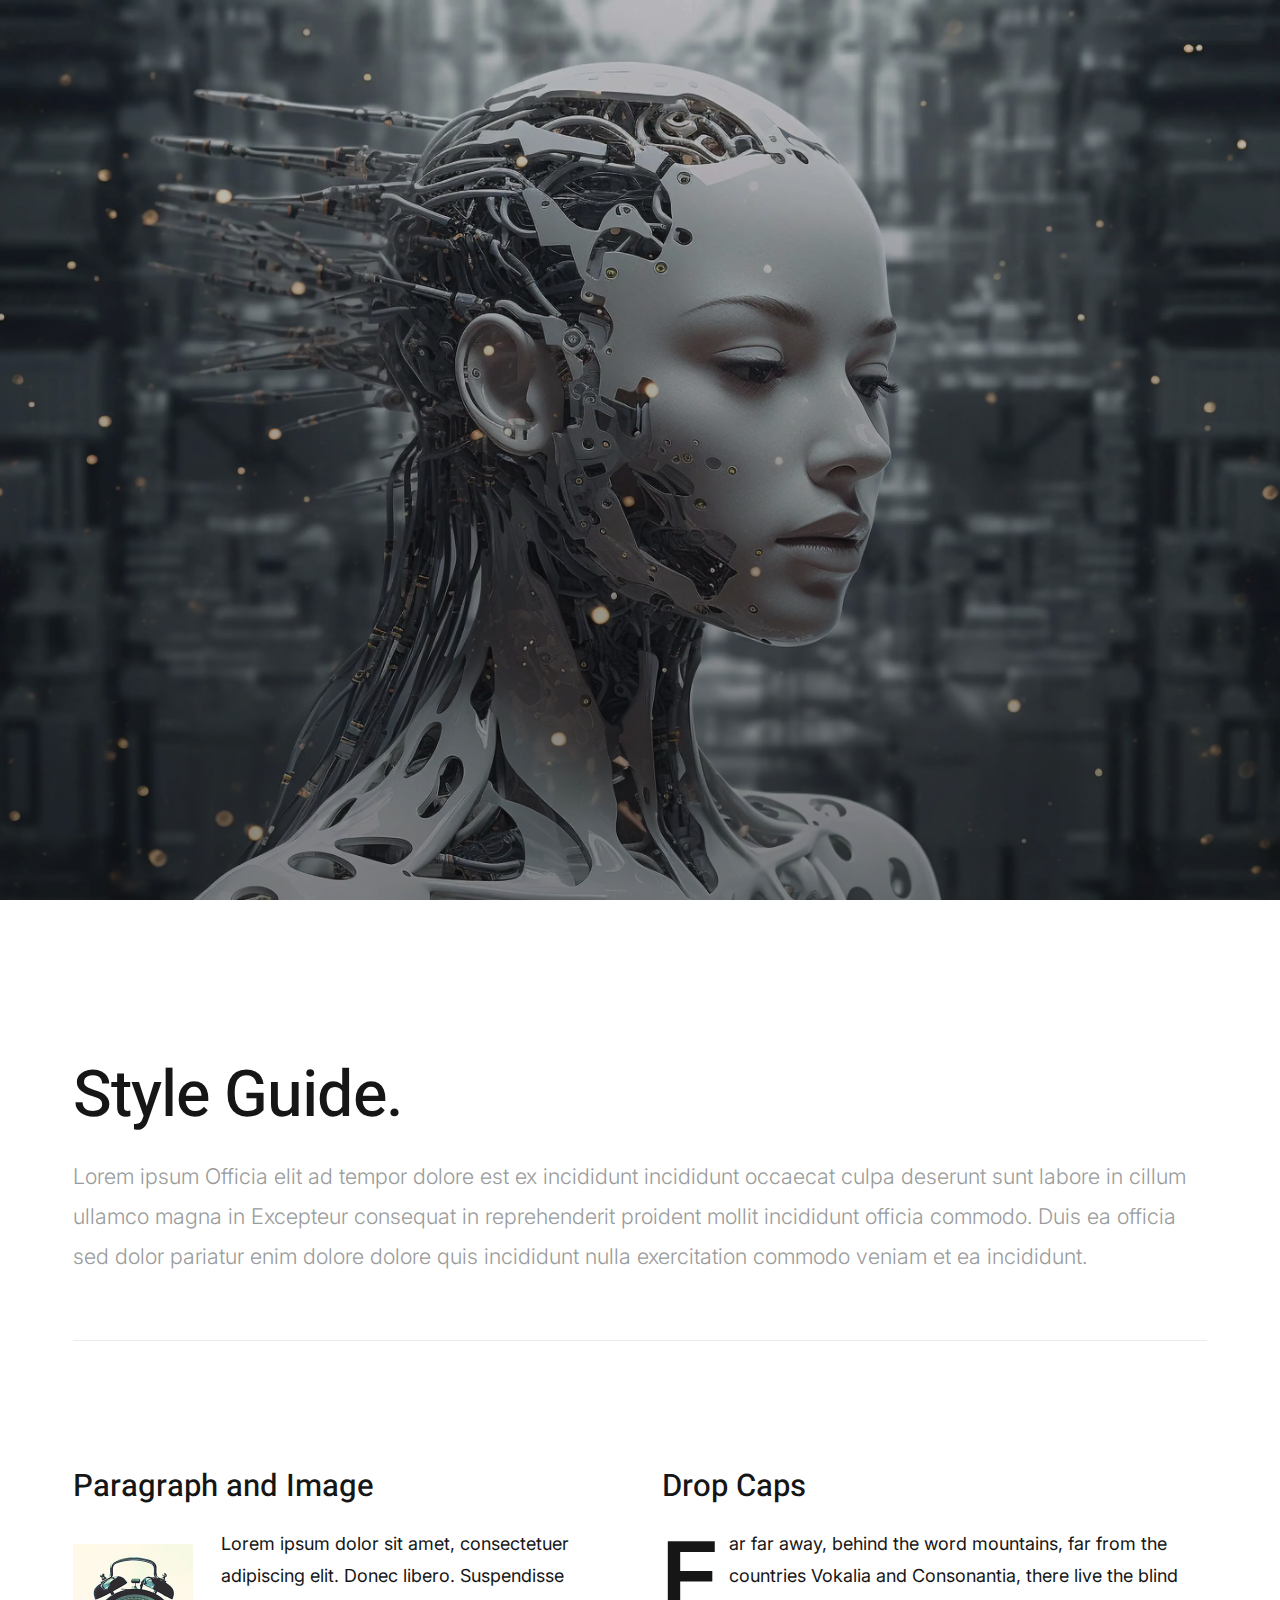
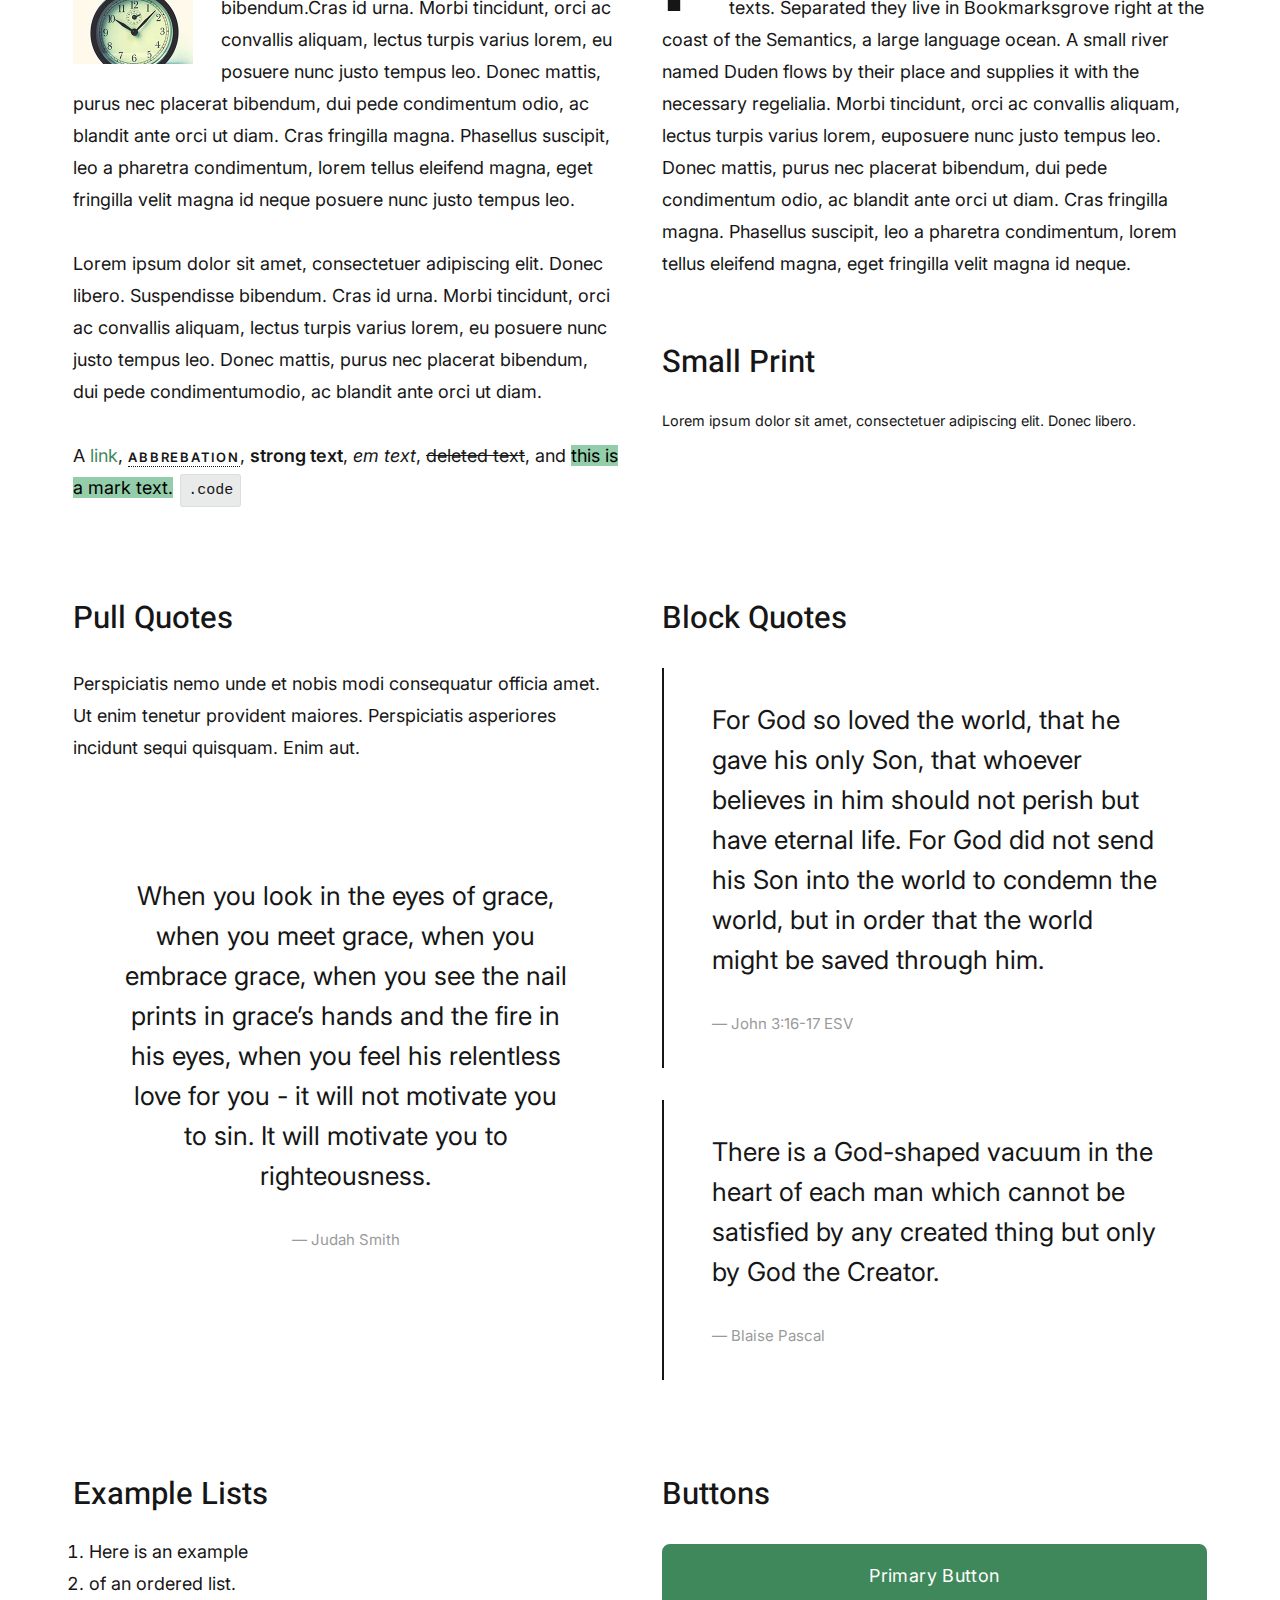
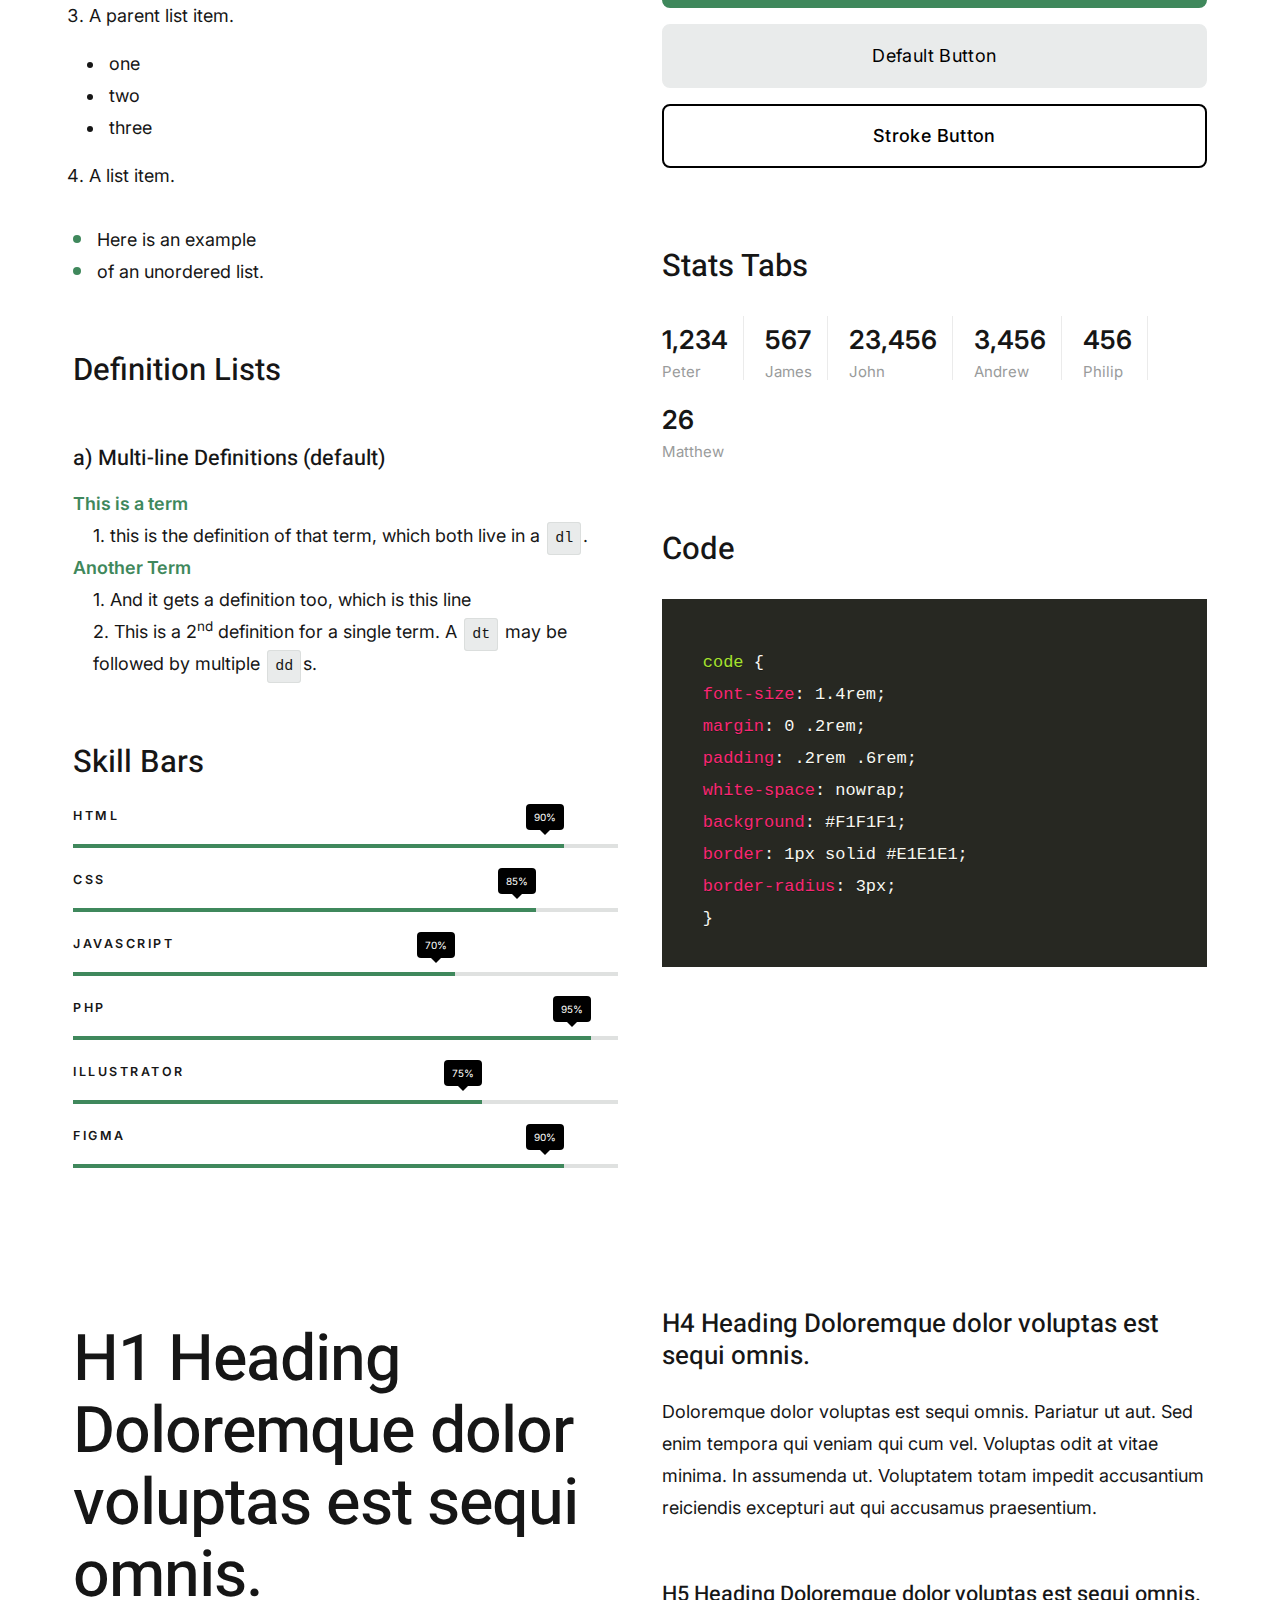
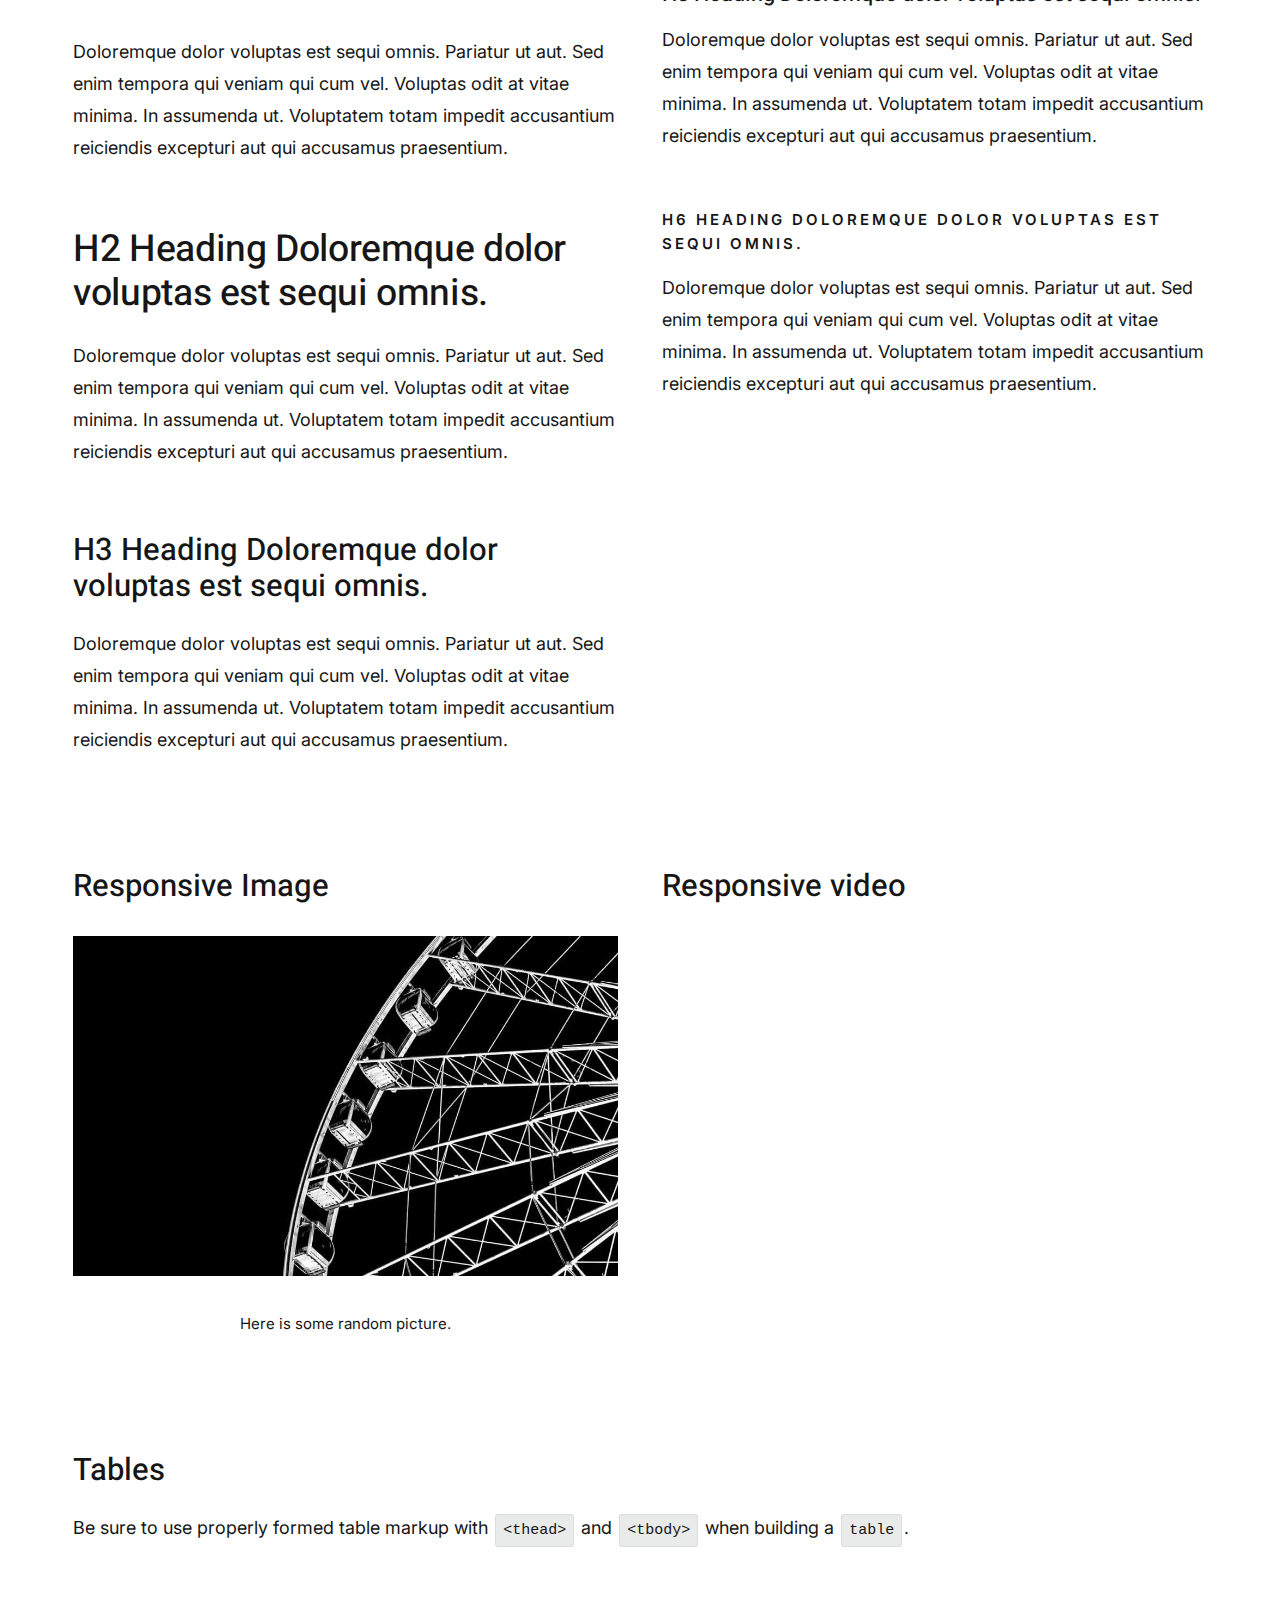
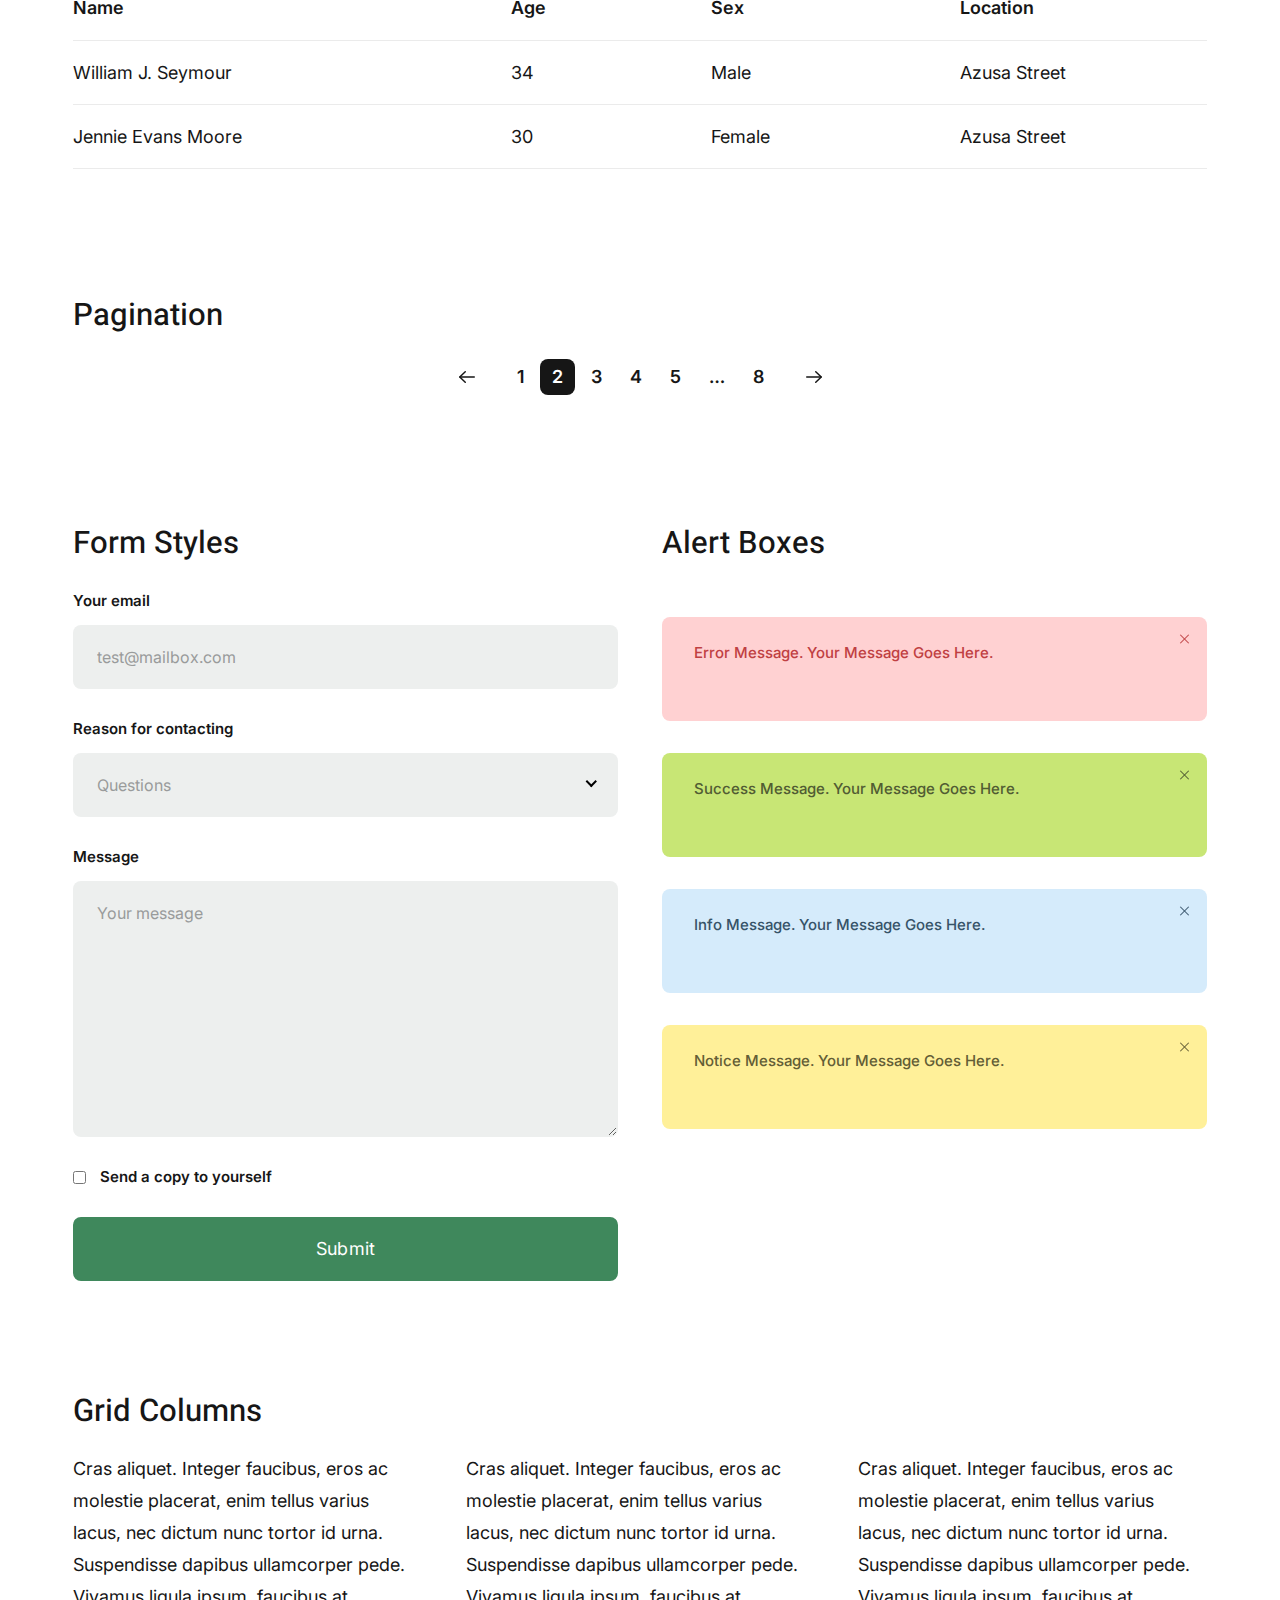
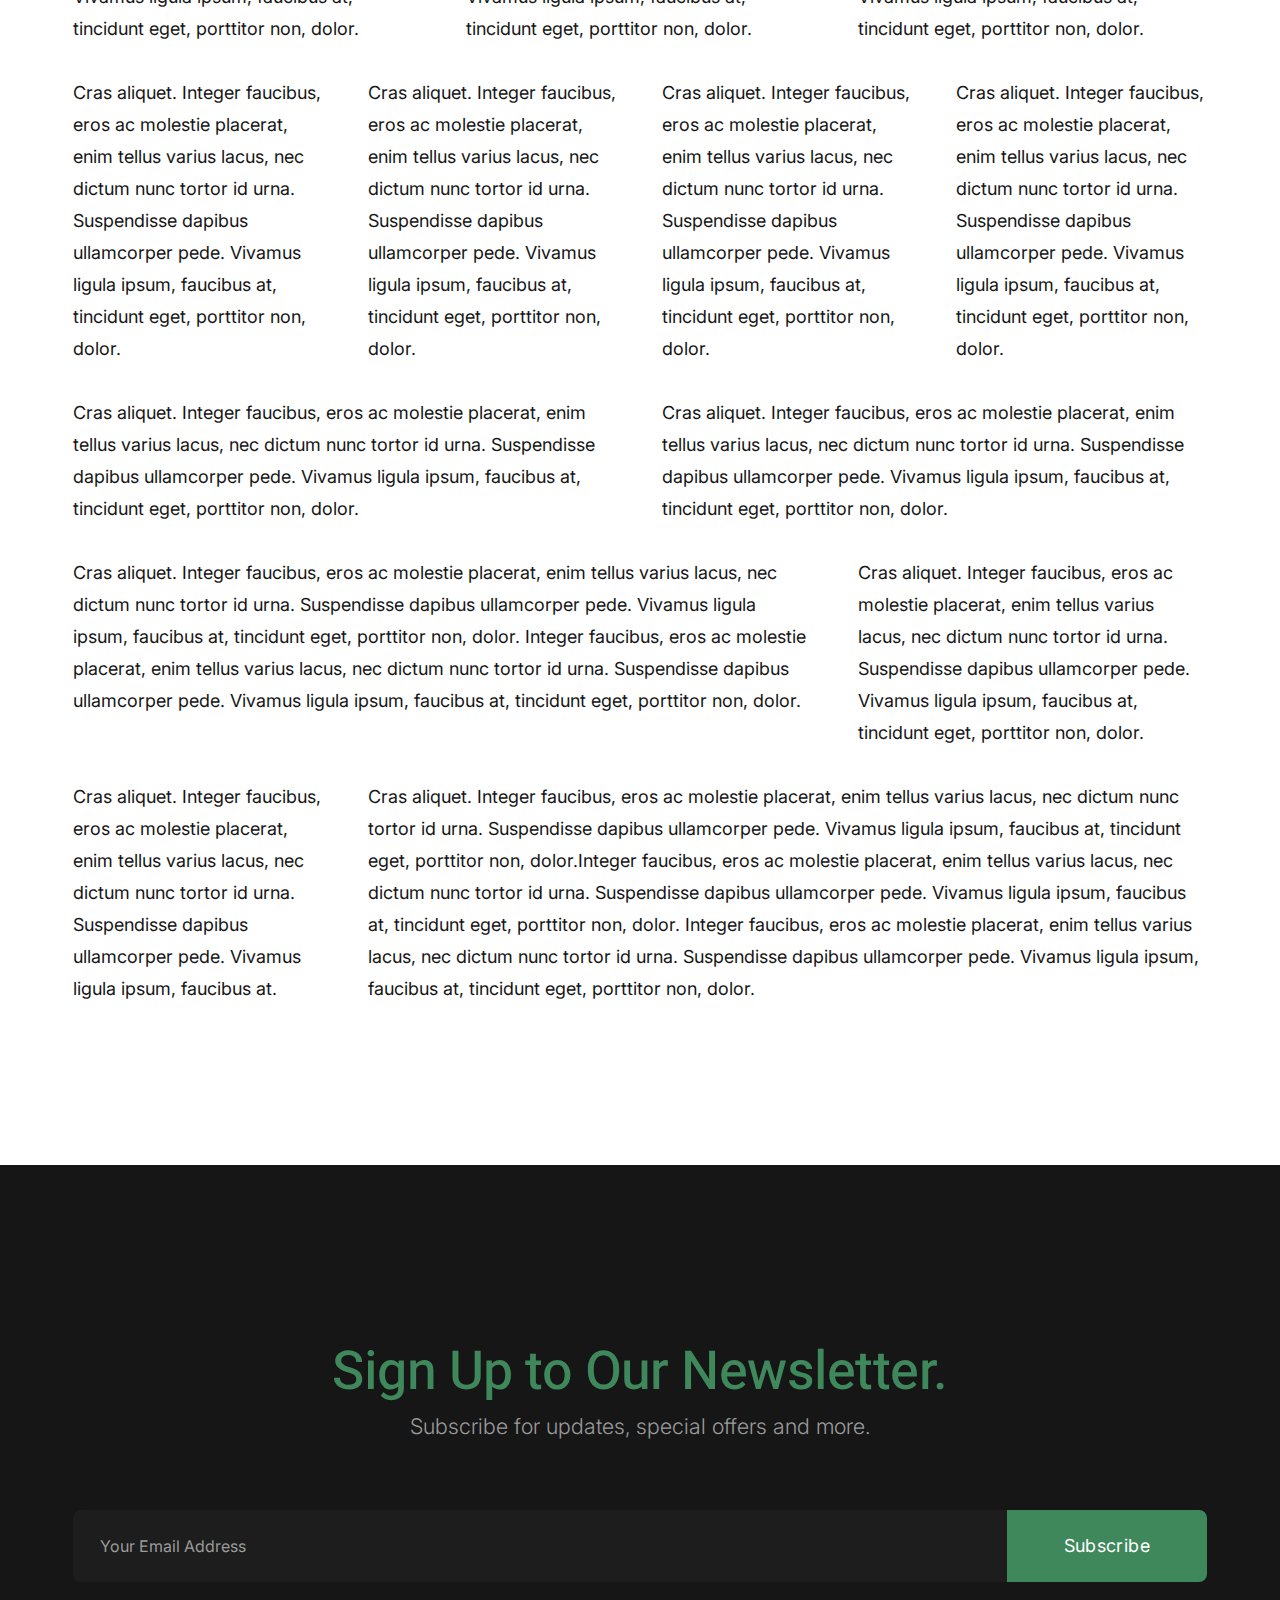
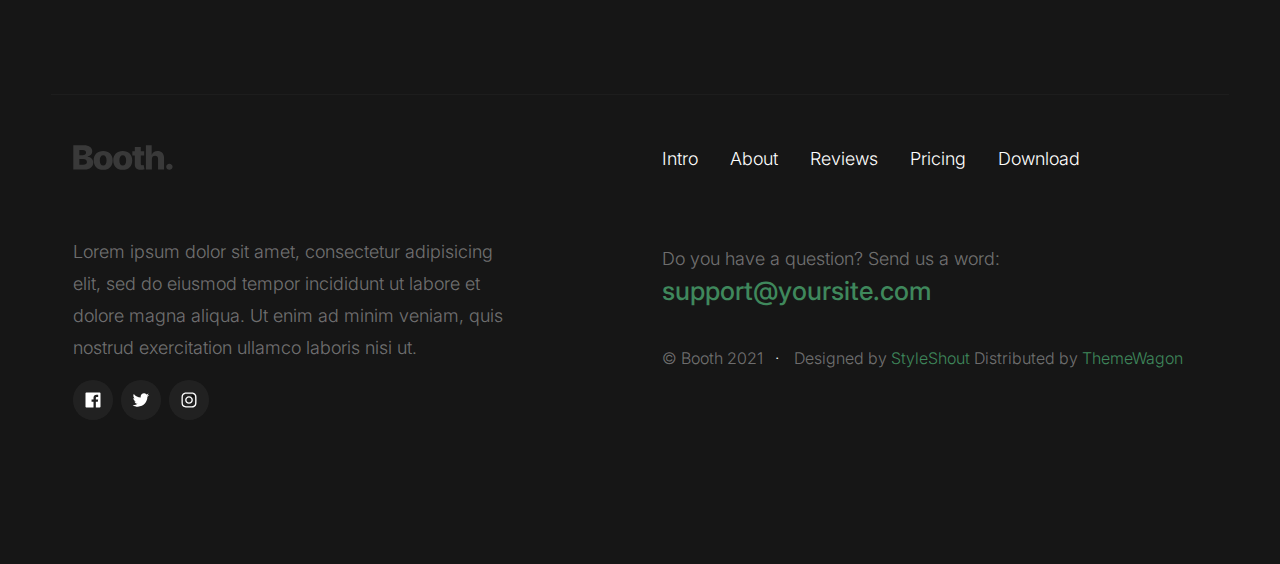
<file: styles.html>
<!DOCTYPE html>
<html lang="en" class="no-js" >
<head>

    <!--- basic page needs
    ================================================== -->
    <meta charset="utf-8">
    <meta name="viewport" content="width=device-width, initial-scale=1">
    <title>Booth - Styles</title>

    <script>
        document.documentElement.classList.remove('no-js');
        document.documentElement.classList.add('js');
    </script>

    <!-- CSS
    ================================================== -->
    <link rel="stylesheet" href="css/vendor.css">
    <link rel="stylesheet" href="css/styles.css">

    <style type="text/css" media="screen">
        .s-styles {
            padding-top: var(--vspace-5);
            padding-bottom: var(--vspace-4);
            position: relative;
        }
        .s-styles .intro h1 {
            margin-top: 0;
        }
    </style>

    <!-- favicons
    ================================================== -->
    <link rel="apple-touch-icon" sizes="180x180" href="apple-touch-icon.png">
    <link rel="icon" type="image/png" sizes="32x32" href="favicon-32x32.png">
    <link rel="icon" type="image/png" sizes="16x16" href="favicon-16x16.png">
    <link rel="manifest" href="site.webmanifest">

</head>


<body id="top">


    <!-- preloader
    ================================================== -->
    <div id="preloader">
        <div id="loader">
        </div>
    </div>


    <!-- page wrap
    ================================================== -->
    <div id="page" class="s-pagewrap">


        <!-- # site header 
        ================================================== -->
        <header class="s-header">

            <div class="row s-header__inner">

                <div class="s-header__block">
                    <div class="s-header__logo">
                        <a class="logo" href="index.html">
                            <img src="images/logo.svg" alt="Homepage">
                        </a>
                    </div>

                    <a class="s-header__menu-toggle" href="#0"><span>Menu</span></a>
                </div> <!-- end s-header__block -->

                <nav class="s-header__nav">
                    <ul>
                        <li class="current"><a href="#intro" class="smoothscroll">Intro</a></li>
                        <li><a href="index.html#about">About</a></li>
                        <li><a href="index.html#pricing">Pricing</a></li>
                        <li><a href="index.html#download">Download</a></li>
                    </ul>
                </nav>

                <div class="s-header__cta">
                    <a href="#0" class="btn btn--stroke s-header__cta-btn">Get The App</a>
                </div>

            </div> <!-- end s-header__inner -->

        </header> <!-- end s-header -->


        <!-- intro
        ----------------------------------------------- -->
        <section id="intro" class="s-intro target-section">

            <div class="s-intro__bg"></div>

            <div class="row s-intro__content">

                <div class="column lg-12 s-intro__content-inner">
                    <div class="s-intro__content-left">
                        <h1 class="s-intro__content-title">
                        An Amazing App <br>
                        That Does It All.
                        </h1>
                    </div>
                    <div class="s-intro__content-right">
                        <p class="s-intro__content-desc body-text-2">
                        Lorem ipsum dolor sit amet, consectetur adipiscing elit. 
                        Mattis lacus interdum dictum dolor sit amet lectus ornare nunc non.
                        </p> 

                        <div class="s-intro__content-buttons">
                            <a href="#0" class="btn btn--primary s-intro__content-btn">Get Started</a>
                            <a href="https://player.vimeo.com/video/14592941?color=00a650&title=0&byline=0&portrait=0" class="s-intro__content-video-btn">
                                <svg xmlns="http://www.w3.org/2000/svg" width="24" height="24" viewBox="0 0 24 24" style="fill: rgba(0, 0, 0, 1);"><path d="M7 6v12l10-6z"></path></svg>
                            </a>
                        </div>
                    </div>
                </div> <!-- s-intro__content-inner -->

            </div> <!-- s-intro__content -->

            <ul class="s-intro__social">
                <li>
                    <a href="">
                        <svg xmlns="http://www.w3.org/2000/svg" width="24" height="24" viewBox="0 0 24 24" style="fill:rgba(0, 0, 0, 1);"><path d="M20,3H4C3.447,3,3,3.448,3,4v16c0,0.552,0.447,1,1,1h8.615v-6.96h-2.338v-2.725h2.338v-2c0-2.325,1.42-3.592,3.5-3.592 c0.699-0.002,1.399,0.034,2.095,0.107v2.42h-1.435c-1.128,0-1.348,0.538-1.348,1.325v1.735h2.697l-0.35,2.725h-2.348V21H20 c0.553,0,1-0.448,1-1V4C21,3.448,20.553,3,20,3z"></path></svg>
                        <span class="u-screen-reader-text">Facebook</span>
                    </a>
                </li>
                <li>
                    <a href="">
                        <svg xmlns="http://www.w3.org/2000/svg" width="24" height="24" viewBox="0 0 24 24" style="fill:rgba(0, 0, 0, 1);"><path d="M19.633,7.997c0.013,0.175,0.013,0.349,0.013,0.523c0,5.325-4.053,11.461-11.46,11.461c-2.282,0-4.402-0.661-6.186-1.809 c0.324,0.037,0.636,0.05,0.973,0.05c1.883,0,3.616-0.636,5.001-1.721c-1.771-0.037-3.255-1.197-3.767-2.793 c0.249,0.037,0.499,0.062,0.761,0.062c0.361,0,0.724-0.05,1.061-0.137c-1.847-0.374-3.23-1.995-3.23-3.953v-0.05 c0.537,0.299,1.16,0.486,1.82,0.511C3.534,9.419,2.823,8.184,2.823,6.787c0-0.748,0.199-1.434,0.548-2.032 c1.983,2.443,4.964,4.04,8.306,4.215c-0.062-0.3-0.1-0.611-0.1-0.923c0-2.22,1.796-4.028,4.028-4.028 c1.16,0,2.207,0.486,2.943,1.272c0.91-0.175,1.782-0.512,2.556-0.973c-0.299,0.935-0.936,1.721-1.771,2.22 c0.811-0.088,1.597-0.312,2.319-0.624C21.104,6.712,20.419,7.423,19.633,7.997z"></path></svg>
                        <span class="u-screen-reader-text">Twitter</span>
                    </a>
                </li>
                <li>
                    <a href="">
                        <svg xmlns="http://www.w3.org/2000/svg" width="24" height="24" viewBox="0 0 24 24" style="fill:rgba(0, 0, 0, 1);"><path d="M11.999,7.377c-2.554,0-4.623,2.07-4.623,4.623c0,2.554,2.069,4.624,4.623,4.624c2.552,0,4.623-2.07,4.623-4.624 C16.622,9.447,14.551,7.377,11.999,7.377L11.999,7.377z M11.999,15.004c-1.659,0-3.004-1.345-3.004-3.003 c0-1.659,1.345-3.003,3.004-3.003s3.002,1.344,3.002,3.003C15.001,13.659,13.658,15.004,11.999,15.004L11.999,15.004z"></path><circle cx="16.806" cy="7.207" r="1.078"></circle><path d="M20.533,6.111c-0.469-1.209-1.424-2.165-2.633-2.632c-0.699-0.263-1.438-0.404-2.186-0.42 c-0.963-0.042-1.268-0.054-3.71-0.054s-2.755,0-3.71,0.054C7.548,3.074,6.809,3.215,6.11,3.479C4.9,3.946,3.945,4.902,3.477,6.111 c-0.263,0.7-0.404,1.438-0.419,2.186c-0.043,0.962-0.056,1.267-0.056,3.71c0,2.442,0,2.753,0.056,3.71 c0.015,0.748,0.156,1.486,0.419,2.187c0.469,1.208,1.424,2.164,2.634,2.632c0.696,0.272,1.435,0.426,2.185,0.45 c0.963,0.042,1.268,0.055,3.71,0.055s2.755,0,3.71-0.055c0.747-0.015,1.486-0.157,2.186-0.419c1.209-0.469,2.164-1.424,2.633-2.633 c0.263-0.7,0.404-1.438,0.419-2.186c0.043-0.962,0.056-1.267,0.056-3.71s0-2.753-0.056-3.71C20.941,7.57,20.801,6.819,20.533,6.111z M19.315,15.643c-0.007,0.576-0.111,1.147-0.311,1.688c-0.305,0.787-0.926,1.409-1.712,1.711c-0.535,0.199-1.099,0.303-1.67,0.311 c-0.95,0.044-1.218,0.055-3.654,0.055c-2.438,0-2.687,0-3.655-0.055c-0.569-0.007-1.135-0.112-1.669-0.311 c-0.789-0.301-1.414-0.923-1.719-1.711c-0.196-0.534-0.302-1.099-0.311-1.669c-0.043-0.95-0.053-1.218-0.053-3.654 c0-2.437,0-2.686,0.053-3.655c0.007-0.576,0.111-1.146,0.311-1.687c0.305-0.789,0.93-1.41,1.719-1.712 c0.534-0.198,1.1-0.303,1.669-0.311c0.951-0.043,1.218-0.055,3.655-0.055c2.437,0,2.687,0,3.654,0.055 c0.571,0.007,1.135,0.112,1.67,0.311c0.786,0.303,1.407,0.925,1.712,1.712c0.196,0.534,0.302,1.099,0.311,1.669 c0.043,0.951,0.054,1.218,0.054,3.655c0,2.436,0,2.698-0.043,3.654H19.315z"></path></svg>
                        <span class="u-screen-reader-text">Instagram</span>
                    </a>
                </li>
            </ul>  <!-- s-intro__social -->

            <div class="s-intro__scroll">
                <a href="#styles" class="smoothscroll">
                    <svg xmlns="http://www.w3.org/2000/svg" width="24" height="24" viewBox="0 0 24 24" style="fill: rgba(0, 0, 0, 1);transform: rotate(270deg);"><path d="M21 11H6.414l5.293-5.293-1.414-1.414L2.586 12l7.707 7.707 1.414-1.414L6.414 13H21z"></path></svg>
                    <span class="u-screen-reader-text">Scroll</span>
                </a>
            </div> <!-- s-intro__scroll -->

        </section> <!-- end s-intro -->


        <!-- styles
        ----------------------------------------------- -->
        <div id="styles" class="s-styles">

            <div class="row">

                <div class="column lg-12 intro">

                    <h1>Style Guide.</h1>

                    <p class="lead">Lorem ipsum Officia elit ad tempor dolore est ex incididunt incididunt occaecat culpa deserunt 
                    sunt labore in cillum ullamco magna in Excepteur consequat in reprehenderit proident mollit incididunt officia commodo.
                    Duis ea officia sed dolor pariatur enim dolore dolore quis incididunt nulla exercitation commodo veniam et ea incididunt.
                    </p>

                    <hr>
                </div>

            </div> <!-- end row -->

            <div class="row">

                <div class="column lg-6 tab-12">

                    <h3>Paragraph and Image</h3>

                    <p><a href="#"><img width="120" height="120" class="u-pull-left" alt="sample-image" src="images/sample-image.jpg"></a>
                    Lorem ipsum dolor sit amet, consectetuer adipiscing elit. Donec libero. Suspendisse bibendum.Cras id urna. Morbi 
                    tincidunt, orci ac convallis aliquam, lectus turpis varius lorem, eu posuere nunc justo tempus leo. Donec mattis, 
                    purus nec placerat bibendum, dui pede condimentum odio, ac blandit ante orci ut diam. Cras fringilla magna. 
                    Phasellus suscipit, leo a pharetra condimentum, lorem tellus eleifend magna, eget fringilla velit magna id 
                    neque posuere nunc justo tempus leo. </p>

                    <p>
                    Lorem ipsum dolor sit amet, consectetuer adipiscing elit. Donec libero. Suspendisse bibendum. Cras id urna. 
                    Morbi tincidunt, orci ac convallis aliquam, lectus turpis varius lorem, eu posuere nunc justo tempus leo. 
                    Donec mattis, purus nec placerat bibendum, dui pede condimentumodio, ac blandit ante orci ut diam.	
                    </p>

                    <p>A <a href="#">link</a>,
                    <abbr title="this really isn't a very good description">abbrebation</abbr>,
                    <strong>strong text</strong>,
                    <em>em text</em>,
                    <del>deleted text</del>, and
                    <mark>this is a mark text.</mark>
                    <code>.code</code>
                    </p>

                </div>

                <div class="column lg-6 tab-12">

                    <h3>Drop Caps</h3>

                    <p class="drop-cap">Far far away, behind the word mountains, far from the countries Vokalia and Consonantia,
                    there live the blind texts. Separated they live in Bookmarksgrove right at the coast of the
                    Semantics, a large language ocean. A small river named Duden flows by their place and supplies it with the 
                    necessary regelialia. Morbi tincidunt, orci ac convallis aliquam, lectus turpis varius lorem, 
                    euposuere nunc justo tempus leo. Donec mattis, purus nec placerat bibendum, dui pede condimentum odio, 
                    ac blandit ante orci ut diam. Cras fringilla magna. Phasellus suscipit, leo a pharetra condimentum, 
                    lorem tellus eleifend magna, eget fringilla velit magna id neque.
                    </p>

                    <h3>Small Print</h3>

                    <p><small>Lorem ipsum dolor sit amet, consectetuer adipiscing elit. Donec libero.</small></p>

                </div>

            </div> <!-- end row -->

            <div class="row">

                <div class="column lg-6 tab-12">

                    <h3 class="u-add-bottom">Pull Quotes</h3>

                    <p>
                    Perspiciatis nemo unde et nobis modi consequatur officia amet. Ut enim 
                    tenetur provident maiores. Perspiciatis asperiores incidunt sequi 
                    quisquam. Enim aut. 
                    </p>

                    <figure class="pull-quote">
                        <blockquote>
                            <p>
                            When you look in the eyes of grace, when you meet grace, 
                            when you embrace grace, when you see the nail prints in 
                            grace’s hands and the fire in his eyes, when you feel his 
                            relentless love for you - it will not motivate you to sin. 
                            It will motivate you to righteousness.
                            </p>

                            <footer>
                                <cite>Judah Smith</cite>
                            </footer>
                        </blockquote>
                    </figure>


                </div>

                <div class="column lg-6 tab-12">

                    <h3 class="u-add-bottom">Block Quotes</h3>

                    <blockquote cite="http://where-i-got-my-info-from.com">
                        <p>
                        For God so loved the world, that he gave his only Son, that whoever believes in 
                        him should not perish but have eternal life. For God did not send his Son into 
                        the world to condemn the world, but in order that the world might be 
                        saved through him.
                        </p>

                        <footer>
                            <cite>
                                <a href="#0">John 3:16-17 ESV</a>
                            </cite>
                        </footer>

                    </blockquote>

                    <blockquote>
                        <p>There is a God-shaped vacuum in the heart of each man which cannot be satisfied 
                        by any created thing but only by God the Creator.</p>

                        <footer>
                            <cite>Blaise Pascal</cite>
                        </footer>

                    </blockquote>

                </div>

            </div> <!-- end row -->

            <div class="row u-add-half-bottom">

                <div class="column lg-6 tab-12">

                    <h3>Example Lists</h3>

                    <ol>
                        <li>Here is an example</li>
                        <li>of an ordered list.</li>
                        <li>A parent list item.
                            <ul>
                                <li>one</li>
                                <li>two</li>
                                <li>three</li>
                            </ul>
                            </li>
                            <li>A list item.</li>
                        </ol>

                    <ul class="disc">
                        <li>Here is an example</li>
                        <li>of an unordered list.</li>
                    </ul>

                    <h3>Definition Lists</h3>

                    <h5>a) Multi-line Definitions (default) </h5>

                    <dl class="dictionary-style">
                        <dt><strong>This is a term</strong></dt>
                            <dd>this is the definition of that term, which both live in a <code>dl</code>.</dd>
                        <dt><strong>Another Term</strong></dt>
                            <dd>And it gets a definition too, which is this line</dd>
                            <dd>This is a 2<sup>nd</sup> definition for a single term. A <code>dt</code> may be followed by multiple <code>dd</code>s.</dd>
                    </dl>

                    <h3 class="u-add-bottom">Skill Bars</h3>

                    <ul class="skill-bars">
                        <li>
                        <div class="progress percent90"><span>90%</span></div>
                        <strong>HTML</strong>
                        </li>
                        <li>
                        <div class="progress percent85"><span>85%</span></div>
                        <strong>CSS</strong>
                        </li>
                        <li>
                        <div class="progress percent70"><span>70%</span></div>
                        <strong>Javascript</strong>
                        </li>
                        <li>
                        <div class="progress percent95"><span>95%</span></div>
                        <strong>PHP</strong>
                        </li>
                        <li>
                        <div class="progress percent75"><span>75%</span></div>
                        <strong>Illustrator</strong>
                        </li>
                        <li>
                        <div class="progress percent90"><span>90%</span></div>
                        <strong>Figma</strong>
                        </li>
                    </ul>

                </div>

                <div class="column lg-6 tab-12">

                    <h3 class="u-add-bottom">Buttons</h3>

                    <p>
                        <a class="btn btn--primary u-fullwidth" href="#0">Primary Button</a>
                        <a class="btn u-fullwidth" href="#0">Default Button</a>
                        <a class="btn btn--stroke u-fullwidth" href="#0">Stroke Button</a>
                    </p>

                    <h3>Stats Tabs</h3>

                    <ul class="stats-tabs">
                        <li><a href="#0">1,234 <em>Peter</em></a></li>
                        <li><a href="#0">567 <em>James</em></a></li>
                        <li><a href="#0">23,456 <em>John</em></a></li>
                        <li><a href="#0">3,456 <em>Andrew</em></a></li>
                        <li><a href="#0">456 <em>Philip</em></a></li>
                        <li><a href="#0">26 <em>Matthew</em></a></li>
                    </ul>

                    <h3 class="u-add-bottom">Code</h3>

<pre><code class="language-css">
    code {
    font-size: 1.4rem;
    margin: 0 .2rem;
    padding: .2rem .6rem;
    white-space: nowrap;
    background: #F1F1F1;
    border: 1px solid #E1E1E1;	
    border-radius: 3px;
    }
</code></pre>

                </div>

            </div> <!-- end row -->

            <div class="row u-add-half-bottom">

                <div class="column lg-6 tab-12">
                        
                    <h1>H1 Heading Doloremque dolor voluptas est sequi omnis.</h1>
                    <p>Doloremque dolor voluptas est sequi omnis. Pariatur ut aut. Sed enim tempora qui veniam qui cum vel. 
                    Voluptas odit at vitae minima. In assumenda ut. Voluptatem totam impedit accusantium reiciendis excepturi aut qui accusamus praesentium.</p>

                    <h2>H2 Heading Doloremque dolor voluptas est sequi omnis.</h2>
                    <p>Doloremque dolor voluptas est sequi omnis. Pariatur ut aut. Sed enim tempora qui veniam qui cum vel. 
                    Voluptas odit at vitae minima. In assumenda ut. Voluptatem totam impedit accusantium reiciendis excepturi aut qui accusamus praesentium.</p>

                    <h3>H3 Heading Doloremque dolor voluptas est sequi omnis.</h3>
                    <p>Doloremque dolor voluptas est sequi omnis. Pariatur ut aut. Sed enim tempora qui veniam qui cum vel. 
                    Voluptas odit at vitae minima. In assumenda ut. Voluptatem totam impedit accusantium reiciendis excepturi aut qui accusamus praesentium.</p>

                    
                </div>

                <div class="column lg-6 tab-12">
                    <h4>H4 Heading Doloremque dolor voluptas est sequi omnis.</h4>
                    <p>Doloremque dolor voluptas est sequi omnis. Pariatur ut aut. Sed enim tempora qui veniam qui cum vel. 
                    Voluptas odit at vitae minima. In assumenda ut. Voluptatem totam impedit accusantium reiciendis excepturi aut qui accusamus praesentium.</p>

                    <h5>H5 Heading Doloremque dolor voluptas est sequi omnis.</h5>
                    <p>Doloremque dolor voluptas est sequi omnis. Pariatur ut aut. Sed enim tempora qui veniam qui cum vel. 
                    Voluptas odit at vitae minima. In assumenda ut. Voluptatem totam impedit accusantium reiciendis excepturi aut qui accusamus praesentium.</p>

                    <h6>H6 Heading Doloremque dolor voluptas est sequi omnis.</h6>
                    <p>Doloremque dolor voluptas est sequi omnis. Pariatur ut aut. Sed enim tempora qui veniam qui cum vel. 
                    Voluptas odit at vitae minima. In assumenda ut. Voluptatem totam impedit accusantium reiciendis excepturi aut qui accusamus praesentium.</p>
        
                    
                </div>

            </div> <!-- end row -->

            <div class="row u-add-half-bottom">

                <div class="column lg-6 tab-12">

                    <h3 class="u-add-bottom">Responsive Image</h3>

                    <figure>
                        <img src="images/wheel-500.jpg" 
                        srcset="images/wheel-1000.jpg 1000w, 
                        images/wheel-500.jpg 500w" 
                        sizes="(max-width: 1000px) 100vw, 1000px" alt="">

                        <figcaption>
                            Here is some random picture.
                        </figcaption>
                    </figure>

                </div>

                <div class="column lg-6 tab-12">

                    <h3 class="u-add-bottom">Responsive video</h3>

                    <div class="video-container">
                    <iframe src="https://player.vimeo.com/video/14592941?color=00a650&title=0&byline=0&portrait=0" width="500" height="281" frameborder="0" webkitallowfullscreen mozallowfullscreen allowfullscreen></iframe> 
                    </div>

                </div>
                
            </div> <!-- end row -->

            <div class="row u-add-bottom">

                <div class="column lg-12">

                    <h3>Tables</h3>
                    <p>Be sure to use properly formed table markup with <code>&lt;thead&gt;</code> and <code>&lt;tbody&gt;</code> when building a <code>table</code>.</p>

                    <div class="table-responsive">

                        <table>
                                <thead>
                                <tr>
                                    <th>Name</th>
                                    <th>Age</th>
                                    <th>Sex</th>
                                    <th>Location</th>
                                </tr>
                                </thead>
                                <tbody>
                                <tr>
                                    <td>William J. Seymour</td>
                                    <td>34</td>
                                    <td>Male</td>
                                    <td>Azusa Street</td>
                                </tr>
                                <tr>
                                    <td>Jennie Evans Moore</td>
                                    <td>30</td>
                                    <td>Female</td>
                                    <td>Azusa Street</td>
                                </tr>
                                </tbody>
                        </table>

                    </div>

                </div>
                
            </div> <!-- end row -->

            <div class="row">

                <div class="column lg-12">
                    <h3>Pagination</h3>

                    <nav class="pgn">
                        <ul>
                            <li>
                                <a class="pgn__prev" href="#0">
                                    <svg width="24" height="24" fill="none" viewBox="0 0 24 24">
                                        <path stroke="currentColor" stroke-linecap="round" stroke-linejoin="round" stroke-width="1.5" d="M10.25 6.75L4.75 12L10.25 17.25"></path>
                                        <path stroke="currentColor" stroke-linecap="round" stroke-linejoin="round" stroke-width="1.5" d="M19.25 12H5"></path>
                                    </svg>
                                </a>
                            </li>
                            <li><a class="pgn__num" href="#0">1</a></li>
                            <li><span class="pgn__num current">2</span></li>
                            <li><a class="pgn__num" href="#0">3</a></li>
                            <li><a class="pgn__num" href="#0">4</a></li>
                            <li><a class="pgn__num" href="#0">5</a></li>
                            <li><span class="pgn__num dots">…</span></li>
                            <li><a class="pgn__num" href="#0">8</a></li>
                            <li>
                                <a class="pgn__next" href="#0">
                                    <svg width="24" height="24" fill="none" viewBox="0 0 24 24">
                                        <path stroke="currentColor" stroke-linecap="round" stroke-linejoin="round" stroke-width="1.5" d="M13.75 6.75L19.25 12L13.75 17.25"></path>
                                        <path stroke="currentColor" stroke-linecap="round" stroke-linejoin="round" stroke-width="1.5" d="M19 12H4.75"></path>
                                    </svg>
                                </a>
                            </li>
                        </ul>
                    </nav> <!-- end pgn -->

                </div>

            </div> <!-- end row -->

            <div class="row">

                <div class="column lg-6 tab-12">

                    <h3 class="u-add-bottom">Form Styles</h3>

                    <form>
                        <div>
                            <label for="sampleInput">Your email</label>
                            <input class="u-fullwidth" type="email" placeholder="test@mailbox.com" id="sampleInput">
                        </div>
                        <div>
                            <label for="sampleRecipientInput">Reason for contacting</label>
                            <div class="ss-custom-select">
                                <select class="u-fullwidth" id="sampleRecipientInput">
                                    <option value="Option 1">Questions</option>
                                    <option value="Option 2">Report</option>
                                    <option value="Option 3">Others</option>
                                </select>
                            </div>
                        </div>
                        
                        <label for="exampleMessage">Message</label>
                        <textarea class="u-fullwidth" placeholder="Your message" id="exampleMessage"></textarea>

                        <label class="u-add-bottom">
                            <input type="checkbox">
                            <span class="label-text">Send a copy to yourself</span>
                        </label>
                    
                        <input class="btn--primary u-fullwidth" type="submit" value="Submit">
                    </form>

                </div>

                <div class="column lg-6 tab-12">

                    <h3>Alert Boxes</h3>

                    <br>
                    
                    <div class="alert-box alert-box--error">
                        <p>Error Message. Your Message Goes Here.</p>
                        <span class="alert-box__close"></span>
                    </div><!-- end error -->
                            
                    <div class="alert-box alert-box--success">
                        <p>Success Message. Your Message Goes Here.</p>
                        <span class="alert-box__close"></span>
                    </div><!-- end success -->
                            
                    <div class="alert-box alert-box--info">
                        <p>Info Message. Your Message Goes Here.</p>
                        <span class="alert-box__close"></span>
                    </div><!-- end info -->
                            
                    <div class="alert-box alert-box--notice">
                        <p>Notice Message. Your Message Goes Here.</p>
                        <span class="alert-box__close"></span>
                    </div><!-- end notice -->
                
                </div>

            </div> <!-- end row -->

            <div class="row">

                <div class="lg-12 column">
                    <h3>Grid Columns</h3>
                </div>
    
            </div> <!-- Row End-->
    
            <!--<h4>1/3 Columns</h4>  -->
    
            <div class="row">
    
                <div class="lg-4 mob-12 column">
                    <p>
                    Cras aliquet. Integer faucibus, eros ac molestie placerat, enim tellus varius lacus,
                    nec dictum nunc tortor id urna. Suspendisse dapibus ullamcorper pede. Vivamus ligula ipsum,
                    faucibus at, tincidunt eget, porttitor non, dolor. 
                    </p>
                </div>
    
                <div class="lg-4 mob-12 column">
                    <p>
                    Cras aliquet. Integer faucibus, eros ac molestie placerat, enim tellus varius lacus,
                    nec dictum nunc tortor id urna. Suspendisse dapibus ullamcorper pede. Vivamus ligula ipsum,
                    faucibus at, tincidunt eget, porttitor non, dolor. 
                    </p>
                </div>
    
                <div class="lg-4 mob-12 column">
                    <p>
                    Cras aliquet. Integer faucibus, eros ac molestie placerat, enim tellus varius lacus,
                    nec dictum nunc tortor id urna. Suspendisse dapibus ullamcorper pede. Vivamus ligula ipsum,
                    faucibus at, tincidunt eget, porttitor non, dolor. 
                    </p>
                </div>
    
            </div>
    
            <!--<h4>1/4 Columns</h4>  -->
    
            <div class="row">
    
                <div class="lg-3 tab-6 mob-12 column">
                    <p>
                    Cras aliquet. Integer faucibus, eros ac molestie placerat, enim tellus varius lacus,
                    nec dictum nunc tortor id urna. Suspendisse dapibus ullamcorper pede. Vivamus ligula ipsum,
                    faucibus at, tincidunt eget, porttitor non, dolor. 
                    </p>
                </div>
    
                <div class="lg-3 tab-6 mob-12 column">
                    <p>
                    Cras aliquet. Integer faucibus, eros ac molestie placerat, enim tellus varius lacus,
                    nec dictum nunc tortor id urna. Suspendisse dapibus ullamcorper pede. Vivamus ligula ipsum,
                    faucibus at, tincidunt eget, porttitor non, dolor. 
                    </p>
                </div>
    
                <div class="lg-3 tab-6 mob-12 column">
                    <p>
                    Cras aliquet. Integer faucibus, eros ac molestie placerat, enim tellus varius lacus,
                    nec dictum nunc tortor id urna. Suspendisse dapibus ullamcorper pede. Vivamus ligula ipsum,
                    faucibus at, tincidunt eget, porttitor non, dolor. 
                    </p>
                </div>
    
                <div class="lg-3 tab-6 mob-12 column">
                    <p>
                    Cras aliquet. Integer faucibus, eros ac molestie placerat, enim tellus varius lacus,
                    nec dictum nunc tortor id urna. Suspendisse dapibus ullamcorper pede. Vivamus ligula ipsum,
                    faucibus at, tincidunt eget, porttitor non, dolor. 
                    </p>
                </div>
    
            </div>
    
            <!--<h4>1/2 Columns</h4>  -->
    
            <div class="row">
    
                <div class="lg-6 mob-12 column">
                    <p>
                    Cras aliquet. Integer faucibus, eros ac molestie placerat, enim tellus varius lacus,
                    nec dictum nunc tortor id urna. Suspendisse dapibus ullamcorper pede. Vivamus ligula ipsum,
                    faucibus at, tincidunt eget, porttitor non, dolor. 
                    </p>
                </div>
    
                <div class="lg-6 mob-12 column">
                    <p>
                    Cras aliquet. Integer faucibus, eros ac molestie placerat, enim tellus varius lacus,
                    nec dictum nunc tortor id urna. Suspendisse dapibus ullamcorper pede. Vivamus ligula ipsum,
                    faucibus at, tincidunt eget, porttitor non, dolor. 
                    </p>
                </div>
    
            </div>
    
            <!--<h4>2/3 Columns</h4>  -->
    
            <div class="row">
    
                <div class="lg-8 tab-7 mob-12 column">
                    <p>
                    Cras aliquet. Integer faucibus, eros ac molestie placerat, enim tellus varius lacus,
                    nec dictum nunc tortor id urna. Suspendisse dapibus ullamcorper pede. Vivamus ligula ipsum,
                    faucibus at, tincidunt eget, porttitor non, dolor. Integer faucibus, eros ac molestie placerat, enim tellus varius lacus,
                    nec dictum nunc tortor id urna. Suspendisse dapibus ullamcorper pede. Vivamus ligula ipsum,
                    faucibus at, tincidunt eget, porttitor non, dolor.
                    </p>
                </div>
    
                <div class="lg-4 tab-5 mob-12 column">
                    <p>
                    Cras aliquet. Integer faucibus, eros ac molestie placerat, enim tellus varius lacus,
                    nec dictum nunc tortor id urna. Suspendisse dapibus ullamcorper pede. Vivamus ligula ipsum,
                    faucibus at, tincidunt eget, porttitor non, dolor. 
                    </p>
                </div>
    
            </div>
    
            <!--<h4>3/4 Columns</h4>  -->
    
            <div class="row">
    
                <div class="lg-3 tab-5 mob-12 column">
                    <p>
                    Cras aliquet. Integer faucibus, eros ac molestie placerat, enim tellus varius lacus,
                    nec dictum nunc tortor id urna. Suspendisse dapibus ullamcorper pede. Vivamus ligula ipsum,
                    faucibus at. 
                    </p>
                </div>
    
                <div class="lg-9 tab-7 mob-12 column">
                    <p>
                    Cras aliquet. Integer faucibus, eros ac molestie placerat, enim tellus varius lacus,
                    nec dictum nunc tortor id urna. Suspendisse dapibus ullamcorper pede. Vivamus ligula ipsum,
                    faucibus at, tincidunt eget, porttitor non, dolor.Integer faucibus, eros ac molestie placerat, enim tellus varius lacus,
                    nec dictum nunc tortor id urna. Suspendisse dapibus ullamcorper pede. Vivamus ligula ipsum,
                    faucibus at, tincidunt eget, porttitor non, dolor. Integer faucibus, eros ac molestie placerat, enim tellus varius lacus,
                    nec dictum nunc tortor id urna. Suspendisse dapibus ullamcorper pede. Vivamus ligula ipsum,
                    faucibus at, tincidunt eget, porttitor non, dolor.
                    </p>
                </div>
    
            </div>

        </div> <!-- end styles -->


        <!-- # site-footer
        ================================================== -->
        <footer id="colophon" class="s-footer footer">

            <div class="row s-footer__top">
                <div class="column lg-12 text-center">
                    <h2 class="text-display-1">
                        Sign Up to Our Newsletter.
                    </h2>
                    <p class="lead">
                        Subscribe for updates, special offers and more.
                    </p>
                </div>
                <div class="column lg-12 s-footer__subscribe">
                    <div class="subscribe-form">
                        <form id="mc-form" class="mc-form">
                            <input type="email" name="EMAIL" id="mce-EMAIL" class="u-fullwidth text-center" placeholder="Your Email Address" title="The domain portion of the email address is invalid (the portion after the @)." pattern="^([^\x00-\x20\x22\x28\x29\x2c\x2e\x3a-\x3c\x3e\x40\x5b-\x5d\x7f-\xff]+|\x22([^\x0d\x22\x5c\x80-\xff]|\x5c[\x00-\x7f])*\x22)(\x2e([^\x00-\x20\x22\x28\x29\x2c\x2e\x3a-\x3c\x3e\x40\x5b-\x5d\x7f-\xff]+|\x22([^\x0d\x22\x5c\x80-\xff]|\x5c[\x00-\x7f])*\x22))*\x40([^\x00-\x20\x22\x28\x29\x2c\x2e\x3a-\x3c\x3e\x40\x5b-\x5d\x7f-\xff]+|\x5b([^\x0d\x5b-\x5d\x80-\xff]|\x5c[\x00-\x7f])*\x5d)(\x2e([^\x00-\x20\x22\x28\x29\x2c\x2e\x3a-\x3c\x3e\x40\x5b-\x5d\x7f-\xff]+|\x5b([^\x0d\x5b-\x5d\x80-\xff]|\x5c[\x00-\x7f])*\x5d))*(\.\w{2,})+$" required>
                            <input type="submit" name="subscribe" value="Subscribe" class="btn btn--primary u-fullwidth">
                            <!-- <div style="position: absolute; left: -5000px;" aria-hidden="true"><input type="text" name="b_cdb7b577e41181934ed6a6a44_9a91cfe7b3" tabindex="-1" value=""></div> -->
                            <div class="mc-status"></div>
                        </form>
                    </div>
                </div>
            </div>
    
            <div class="row s-footer__bottom">
                <div class="column lg-5 md-6 stack-on-900">
                    <div class="footer__logo">
                        <a href="index.html">
                            <img src="images/logo.svg" alt="Homepage">
                        </a>
                    </div>
    
                    <p>
                    Lorem ipsum dolor sit amet, consectetur adipisicing elit, sed 
                    do eiusmod tempor incididunt ut labore et dolore magna aliqua. 
                    Ut enim ad minim veniam, quis nostrud exercitation ullamco 
                    laboris nisi ut.
                    </p>
    
                    <ul class="s-footer__social">
                        <li>
                            <a href="">
                                <svg xmlns="http://www.w3.org/2000/svg" width="24" height="24" viewBox="0 0 24 24" style="fill:rgba(0, 0, 0, 1);"><path d="M20,3H4C3.447,3,3,3.448,3,4v16c0,0.552,0.447,1,1,1h8.615v-6.96h-2.338v-2.725h2.338v-2c0-2.325,1.42-3.592,3.5-3.592 c0.699-0.002,1.399,0.034,2.095,0.107v2.42h-1.435c-1.128,0-1.348,0.538-1.348,1.325v1.735h2.697l-0.35,2.725h-2.348V21H20 c0.553,0,1-0.448,1-1V4C21,3.448,20.553,3,20,3z"></path></svg>
                                <span class="u-screen-reader-text">Facebook</span>
                            </a>
                        </li>
                        <li>
                            <a href="">
                                <svg xmlns="http://www.w3.org/2000/svg" width="24" height="24" viewBox="0 0 24 24" style="fill:rgba(0, 0, 0, 1);"><path d="M19.633,7.997c0.013,0.175,0.013,0.349,0.013,0.523c0,5.325-4.053,11.461-11.46,11.461c-2.282,0-4.402-0.661-6.186-1.809 c0.324,0.037,0.636,0.05,0.973,0.05c1.883,0,3.616-0.636,5.001-1.721c-1.771-0.037-3.255-1.197-3.767-2.793 c0.249,0.037,0.499,0.062,0.761,0.062c0.361,0,0.724-0.05,1.061-0.137c-1.847-0.374-3.23-1.995-3.23-3.953v-0.05 c0.537,0.299,1.16,0.486,1.82,0.511C3.534,9.419,2.823,8.184,2.823,6.787c0-0.748,0.199-1.434,0.548-2.032 c1.983,2.443,4.964,4.04,8.306,4.215c-0.062-0.3-0.1-0.611-0.1-0.923c0-2.22,1.796-4.028,4.028-4.028 c1.16,0,2.207,0.486,2.943,1.272c0.91-0.175,1.782-0.512,2.556-0.973c-0.299,0.935-0.936,1.721-1.771,2.22 c0.811-0.088,1.597-0.312,2.319-0.624C21.104,6.712,20.419,7.423,19.633,7.997z"></path></svg>
                                <span class="u-screen-reader-text">Twitter</span>
                            </a>
                        </li>
                        <li>
                            <a href="">
                                <svg xmlns="http://www.w3.org/2000/svg" width="24" height="24" viewBox="0 0 24 24" style="fill:rgba(0, 0, 0, 1);"><path d="M11.999,7.377c-2.554,0-4.623,2.07-4.623,4.623c0,2.554,2.069,4.624,4.623,4.624c2.552,0,4.623-2.07,4.623-4.624 C16.622,9.447,14.551,7.377,11.999,7.377L11.999,7.377z M11.999,15.004c-1.659,0-3.004-1.345-3.004-3.003 c0-1.659,1.345-3.003,3.004-3.003s3.002,1.344,3.002,3.003C15.001,13.659,13.658,15.004,11.999,15.004L11.999,15.004z"></path><circle cx="16.806" cy="7.207" r="1.078"></circle><path d="M20.533,6.111c-0.469-1.209-1.424-2.165-2.633-2.632c-0.699-0.263-1.438-0.404-2.186-0.42 c-0.963-0.042-1.268-0.054-3.71-0.054s-2.755,0-3.71,0.054C7.548,3.074,6.809,3.215,6.11,3.479C4.9,3.946,3.945,4.902,3.477,6.111 c-0.263,0.7-0.404,1.438-0.419,2.186c-0.043,0.962-0.056,1.267-0.056,3.71c0,2.442,0,2.753,0.056,3.71 c0.015,0.748,0.156,1.486,0.419,2.187c0.469,1.208,1.424,2.164,2.634,2.632c0.696,0.272,1.435,0.426,2.185,0.45 c0.963,0.042,1.268,0.055,3.71,0.055s2.755,0,3.71-0.055c0.747-0.015,1.486-0.157,2.186-0.419c1.209-0.469,2.164-1.424,2.633-2.633 c0.263-0.7,0.404-1.438,0.419-2.186c0.043-0.962,0.056-1.267,0.056-3.71s0-2.753-0.056-3.71C20.941,7.57,20.801,6.819,20.533,6.111z M19.315,15.643c-0.007,0.576-0.111,1.147-0.311,1.688c-0.305,0.787-0.926,1.409-1.712,1.711c-0.535,0.199-1.099,0.303-1.67,0.311 c-0.95,0.044-1.218,0.055-3.654,0.055c-2.438,0-2.687,0-3.655-0.055c-0.569-0.007-1.135-0.112-1.669-0.311 c-0.789-0.301-1.414-0.923-1.719-1.711c-0.196-0.534-0.302-1.099-0.311-1.669c-0.043-0.95-0.053-1.218-0.053-3.654 c0-2.437,0-2.686,0.053-3.655c0.007-0.576,0.111-1.146,0.311-1.687c0.305-0.789,0.93-1.41,1.719-1.712 c0.534-0.198,1.1-0.303,1.669-0.311c0.951-0.043,1.218-0.055,3.655-0.055c2.437,0,2.687,0,3.654,0.055 c0.571,0.007,1.135,0.112,1.67,0.311c0.786,0.303,1.407,0.925,1.712,1.712c0.196,0.534,0.302,1.099,0.311,1.669 c0.043,0.951,0.054,1.218,0.054,3.655c0,2.436,0,2.698-0.043,3.654H19.315z"></path></svg>
                                <span class="u-screen-reader-text">Instagram</span>
                            </a>
                        </li>
                    </ul>
                </div>
    
                <div class="column lg-6 stack-on-900 end">
                    <ul class="s-footer__site-links">
                        <li><a class="smoothscroll" href="#intro" title="intro">Intro</a></li>
                        <li><a href="index.html#about" title="about">About</a></li>
                        <li><a href="index.html#testimonials" title="reviews">Reviews</a></li>
                        <li><a href="index.html#pricing" title="pricing">Pricing</a></li>
                        <li><a href="index.html#download" title="download">Download</a></li>	
                    </ul>
    
                    <p class="s-footer__contact">
                        Do you have a question? Send us a word: <br>
                        <a href="mailto:#0" class="s-footer__mail-link">support@yoursite.com</a>
                    </p>
    
                    <div class="ss-copyright">
                        <span>© Booth 2021</span> 
                        <span>Designed by <a href="https://www.styleshout.com/">StyleShout</a> Distributed by <a href="https://themewagon.com">ThemeWagon</a> </span>
                    </div>
                </div>
    
            </div>
    
            <div class="ss-go-top">
                <a class="smoothscroll" title="Back to Top" href="#top">
                    <svg xmlns="http://www.w3.org/2000/svg" width="24" height="24" viewBox="0 0 24 24" style="fill: rgba(0, 0, 0, 1);"><path d="M6 4h12v2H6zm5 10v6h2v-6h5l-6-6-6 6z"></path></svg>
                </a>
            </div> <!-- end ss-go-top -->
    
        </footer> <!-- end footer -->


    <!-- Java Script
    ================================================== -->
    <script src="js/plugins.js"></script>
    <script src="js/main.js"></script>

</body>
</html>
</file>
<file: css/vendor.css>
/* ===================================================================
 * Booth Third-party Stylesheets
 * Template Ver. 1.0.0
 * 10-20-2021
 * -------------------------------------------------------------------
 *
 * TOC:
 * # PrismJS
 * # Swiper
 * # Basiclightbox
 *
 * ------------------------------------------------------------------- */

/* ===================================================================
 * # PrismJS 1.20.0
 *   https://prismjs.com/download.html#themes=prism-okaidia&languages=markup+css+clike+javascript+markup-templating+php 
 *   
 *   okaidia theme for JavaScript, CSS and HTML
 *   Loosely based on Monokai textmate theme by http://www.monokai.nl/
 *   @author ocodia
 * ------------------------------------------------------------------- */
code[class*="language-"],
pre[class*="language-"] {
    color           : #f8f8f2;
    background      : none;
    text-shadow     : 0 1px rgba(0, 0, 0, 0.3);
    font-family     : var(--font-mono);
    font-size       : calc(var(--text-size) * 0.9444);
    text-align      : left;
    white-space     : pre;
    word-spacing    : normal;
    word-break      : normal;
    word-wrap       : normal;
    line-height     : var(--vspace-1);
    -moz-tab-size   : 4;
    -o-tab-size     : 4;
    tab-size        : 4;
    -webkit-hyphens : none;
    -moz-hyphens    : none;
    -ms-hyphens     : none;
    hyphens         : none;
}

/* Code blocks */

pre[class*="language-"] {
    padding  : var(--vspace-0_5) 0 var(--vspace-1);
    margin   : var(--vspace-1) 0;
    overflow : auto;
}

:not(pre)>code[class*="language-"],
pre[class*="language-"] {
    background : #272822;
}

/* Inline code */

:not(pre)>code[class*="language-"] {
    padding     : .1em;
    white-space : normal;
}

.token.comment,
.token.prolog,
.token.doctype,
.token.cdata {
    color : slategray;
}

.token.punctuation {
    color : #f8f8f2;
}

.token.namespace {
    opacity : .7;
}

.token.property,
.token.tag,
.token.constant,
.token.symbol,
.token.deleted {
    color : #f92672;
}

.token.boolean,
.token.number {
    color : #ae81ff;
}

.token.selector,
.token.attr-name,
.token.string,
.token.char,
.token.builtin,
.token.inserted {
    color : #a6e22e;
}

.token.operator,
.token.entity,
.token.url,
.language-css .token.string,
.style .token.string,
.token.variable {
    color : #f8f8f2;
}

.token.atrule,
.token.attr-value,
.token.function,
.token.class-name {
    color : #e6db74;
}

.token.keyword {
    color : #66d9ef;
}

.token.regex,
.token.important {
    color : #fd971f;
}

.token.important,
.token.bold {
    font-weight : bold;
}

.token.italic {
    font-style : italic;
}

.token.entity {
    cursor : help;
}


/* ===================================================================
 * # Swiper 6.4.5
 *   Most modern mobile touch slider and framework with hardware accelerated transitions
 *   https://swiperjs.com
 *
 *   Copyright 2014-2020 Vladimir Kharlampidi
 *
 *   Released under the MIT License
 *
 *   Released on: December 18, 2020
 * ------------------------------------------------------------------- */
@font-face {
    font-family : "swiper-icons";
    src         : url("data:application/font-woff;charset=utf-8;base64, [base64]//wADZ2x5ZgAAAywAAADMAAAD2MHtryVoZWFkAAABbAAAADAAAAA2E2+eoWhoZWEAAAGcAAAAHwAAACQC9gDzaG10eAAAAigAAAAZAAAArgJkABFsb2NhAAAC0AAAAFoAAABaFQAUGG1heHAAAAG8AAAAHwAAACAAcABAbmFtZQAAA/gAAAE5AAACXvFdBwlwb3N0AAAFNAAAAGIAAACE5s74hXjaY2BkYGAAYpf5Hu/j+W2+MnAzMYDAzaX6QjD6/4//Bxj5GA8AuRwMYGkAPywL13jaY2BkYGA88P8Agx4j+/8fQDYfA1AEBWgDAIB2BOoAeNpjYGRgYNBh4GdgYgABEMnIABJzYNADCQAACWgAsQB42mNgYfzCOIGBlYGB0YcxjYGBwR1Kf2WQZGhhYGBiYGVmgAFGBiQQkOaawtDAoMBQxXjg/wEGPcYDDA4wNUA2CCgwsAAAO4EL6gAAeNpj2M0gyAACqxgGNWBkZ2D4/wMA+xkDdgAAAHjaY2BgYGaAYBkGRgYQiAHyGMF8FgYHIM3DwMHABGQrMOgyWDLEM1T9/w8UBfEMgLzE////P/5//f/V/xv+r4eaAAeMbAxwIUYmIMHEgKYAYjUcsDAwsLKxc3BycfPw8jEQA/[base64]/uznmfPFBNODM2K7MTQ45YEAZqGP81AmGGcF3iPqOop0r1SPTaTbVkfUe4HXj97wYE+yNwWYxwWu4v1ugWHgo3S1XdZEVqWM7ET0cfnLGxWfkgR42o2PvWrDMBSFj/IHLaF0zKjRgdiVMwScNRAoWUoH78Y2icB/yIY09An6AH2Bdu/UB+yxopYshQiEvnvu0dURgDt8QeC8PDw7Fpji3fEA4z/PEJ6YOB5hKh4dj3EvXhxPqH/SKUY3rJ7srZ4FZnh1PMAtPhwP6fl2PMJMPDgeQ4rY8YT6Gzao0eAEA409DuggmTnFnOcSCiEiLMgxCiTI6Cq5DZUd3Qmp10vO0LaLTd2cjN4fOumlc7lUYbSQcZFkutRG7g6JKZKy0RmdLY680CDnEJ+UMkpFFe1RN7nxdVpXrC4aTtnaurOnYercZg2YVmLN/d/gczfEimrE/fs/bOuq29Zmn8tloORaXgZgGa78yO9/cnXm2BpaGvq25Dv9S4E9+5SIc9PqupJKhYFSSl47+Qcr1mYNAAAAeNptw0cKwkAAAMDZJA8Q7OUJvkLsPfZ6zFVERPy8qHh2YER+3i/BP83vIBLLySsoKimrqKqpa2hp6+jq6RsYGhmbmJqZSy0sraxtbO3sHRydnEMU4uR6yx7JJXveP7WrDycAAAAAAAH//wACeNpjYGRgYOABYhkgZgJCZgZNBkYGLQZtIJsFLMYAAAw3ALgAeNolizEKgDAQBCchRbC2sFER0YD6qVQiBCv/H9ezGI6Z5XBAw8CBK/m5iQQVauVbXLnOrMZv2oLdKFa8Pjuru2hJzGabmOSLzNMzvutpB3N42mNgZGBg4GKQYzBhYMxJLMlj4GBgAYow/P/PAJJhLM6sSoWKfWCAAwDAjgbRAAB42mNgYGBkAIIbCZo5IPrmUn0hGA0AO8EFTQAA") format("woff");
    font-weight : 400;
    font-style  : normal;
}

:root {
    --swiper-theme-color : #007aff;
}

.swiper-container {
    margin-left  : auto;
    margin-right : auto;
    position     : relative;
    overflow     : hidden;
    list-style   : none;
    padding      : 0;
    /* Fix of Webkit flickering */
    z-index      : 1;
}

.swiper-container-vertical>.swiper-wrapper {
    flex-direction : column;
}

.swiper-wrapper {
    position            : relative;
    width               : 100%;
    height              : 100%;
    z-index             : 1;
    display             : flex;
    transition-property : transform;
    box-sizing          : content-box;
}

.swiper-container-android .swiper-slide,
.swiper-wrapper {
    transform : translate3d(0px, 0, 0);
}

.swiper-container-multirow>.swiper-wrapper {
    flex-wrap : wrap;
}

.swiper-container-multirow-column>.swiper-wrapper {
    flex-wrap      : wrap;
    flex-direction : column;
}

.swiper-container-free-mode>.swiper-wrapper {
    transition-timing-function : ease-out;
    margin                     : 0 auto;
}

.swiper-slide {
    flex-shrink         : 0;
    width               : 100%;
    height              : 100%;
    position            : relative;
    transition-property : transform;
}

.swiper-slide-invisible-blank {
    visibility : hidden;
}

/* Auto Height */

.swiper-container-autoheight,
.swiper-container-autoheight .swiper-slide {
    height : auto;
}

.swiper-container-autoheight .swiper-wrapper {
    align-items         : flex-start;
    transition-property : transform, height;
}

/* 3D Effects */

.swiper-container-3d {
    perspective : 1200px;
}

.swiper-container-3d .swiper-wrapper,
.swiper-container-3d .swiper-slide,
.swiper-container-3d .swiper-slide-shadow-left,
.swiper-container-3d .swiper-slide-shadow-right,
.swiper-container-3d .swiper-slide-shadow-top,
.swiper-container-3d .swiper-slide-shadow-bottom,
.swiper-container-3d .swiper-cube-shadow {
    transform-style : preserve-3d;
}

.swiper-container-3d .swiper-slide-shadow-left,
.swiper-container-3d .swiper-slide-shadow-right,
.swiper-container-3d .swiper-slide-shadow-top,
.swiper-container-3d .swiper-slide-shadow-bottom {
    position       : absolute;
    left           : 0;
    top            : 0;
    width          : 100%;
    height         : 100%;
    pointer-events : none;
    z-index        : 10;
}

.swiper-container-3d .swiper-slide-shadow-left {
    background-image : linear-gradient(to left, rgba(0, 0, 0, 0.5), rgba(0, 0, 0, 0));
}

.swiper-container-3d .swiper-slide-shadow-right {
    background-image : linear-gradient(to right, rgba(0, 0, 0, 0.5), rgba(0, 0, 0, 0));
}

.swiper-container-3d .swiper-slide-shadow-top {
    background-image : linear-gradient(to top, rgba(0, 0, 0, 0.5), rgba(0, 0, 0, 0));
}

.swiper-container-3d .swiper-slide-shadow-bottom {
    background-image : linear-gradient(to bottom, rgba(0, 0, 0, 0.5), rgba(0, 0, 0, 0));
}

/* CSS Mode */

.swiper-container-css-mode>.swiper-wrapper {
    overflow           : auto;
    scrollbar-width    : none;
    /* For Firefox */
    -ms-overflow-style : none;
    /* For Internet Explorer and Edge */
}

.swiper-container-css-mode>.swiper-wrapper::-webkit-scrollbar {
    display : none;
}

.swiper-container-css-mode>.swiper-wrapper>.swiper-slide {
    scroll-snap-align : start start;
}

.swiper-container-horizontal.swiper-container-css-mode>.swiper-wrapper {
    scroll-snap-type : x mandatory;
}

.swiper-container-vertical.swiper-container-css-mode>.swiper-wrapper {
    scroll-snap-type : y mandatory;
}

:root {
    --swiper-navigation-size  : 44px;
    /*
    --swiper-navigation-color : var(--swiper-theme-color);
    */
}

.swiper-button-prev,
.swiper-button-next {
    position        : absolute;
    top             : 50%;
    width           : calc(var(--swiper-navigation-size) / 44 * 27);
    height          : var(--swiper-navigation-size);
    margin-top      : calc(-1 * var(--swiper-navigation-size) / 2);
    z-index         : 10;
    cursor          : pointer;
    display         : flex;
    align-items     : center;
    justify-content : center;
    color           : var(--swiper-navigation-color, var(--swiper-theme-color));
}

.swiper-button-prev.swiper-button-disabled,
.swiper-button-next.swiper-button-disabled {
    opacity        : 0.35;
    cursor         : auto;
    pointer-events : none;
}

.swiper-button-prev:after,
.swiper-button-next:after {
    font-family    : swiper-icons;
    font-size      : var(--swiper-navigation-size);
    text-transform : none !important;
    letter-spacing : 0;
    text-transform : none;
    font-variant   : initial;
    line-height    : 1;
}

.swiper-button-prev,
.swiper-container-rtl .swiper-button-next {
    left  : 10px;
    right : auto;
}

.swiper-button-prev:after,
.swiper-container-rtl .swiper-button-next:after {
    content : "prev";
}

.swiper-button-next,
.swiper-container-rtl .swiper-button-prev {
    right : 10px;
    left  : auto;
}

.swiper-button-next:after,
.swiper-container-rtl .swiper-button-prev:after {
    content : "next";
}

.swiper-button-prev.swiper-button-white,
.swiper-button-next.swiper-button-white {
    --swiper-navigation-color : #ffffff;
}

.swiper-button-prev.swiper-button-black,
.swiper-button-next.swiper-button-black {
    --swiper-navigation-color : #000000;
}

.swiper-button-lock {
    display : none;
}

:root {
    /*
    --swiper-pagination-color: var(--swiper-theme-color);
    */
}

.swiper-pagination {
    position   : absolute;
    text-align : center;
    transition : 300ms opacity;
    transform  : translate3d(0, 0, 0);
    z-index    : 10;
}

.swiper-pagination.swiper-pagination-hidden {
    opacity : 0;
}

/* Common Styles */

.swiper-pagination-fraction,
.swiper-pagination-custom,
.swiper-container-horizontal>.swiper-pagination-bullets {
    bottom : 10px;
    left   : 0;
    width  : 100%;
}

/* Bullets */

.swiper-pagination-bullets-dynamic {
    overflow  : hidden;
    font-size : 0;
}

.swiper-pagination-bullets-dynamic .swiper-pagination-bullet {
    transform : scale(0.33);
    position  : relative;
}

.swiper-pagination-bullets-dynamic .swiper-pagination-bullet-active {
    transform : scale(1);
}

.swiper-pagination-bullets-dynamic .swiper-pagination-bullet-active-main {
    transform : scale(1);
}

.swiper-pagination-bullets-dynamic .swiper-pagination-bullet-active-prev {
    transform : scale(0.66);
}

.swiper-pagination-bullets-dynamic .swiper-pagination-bullet-active-prev-prev {
    transform : scale(0.33);
}

.swiper-pagination-bullets-dynamic .swiper-pagination-bullet-active-next {
    transform : scale(0.66);
}

.swiper-pagination-bullets-dynamic .swiper-pagination-bullet-active-next-next {
    transform : scale(0.33);
}

.swiper-pagination-bullet {
    width         : 8px;
    height        : 8px;
    display       : inline-block;
    border-radius : 100%;
    background    : #000;
    opacity       : 0.2;
}

button.swiper-pagination-bullet {
    border             : none;
    margin             : 0;
    padding            : 0;
    box-shadow         : none;
    -webkit-appearance : none;
    -moz-appearance    : none;
    appearance         : none;
}

.swiper-pagination-clickable .swiper-pagination-bullet {
    cursor : pointer;
}

.swiper-pagination-bullet-active {
    opacity    : 1;
    background : var(--swiper-pagination-color, var(--swiper-theme-color));
}

.swiper-container-vertical>.swiper-pagination-bullets {
    right     : 10px;
    top       : 50%;
    transform : translate3d(0px, -50%, 0);
}

.swiper-container-vertical>.swiper-pagination-bullets .swiper-pagination-bullet {
    margin  : 6px 0;
    display : block;
}

.swiper-container-vertical>.swiper-pagination-bullets.swiper-pagination-bullets-dynamic {
    top       : 50%;
    transform : translateY(-50%);
    width     : 8px;
}

.swiper-container-vertical>.swiper-pagination-bullets.swiper-pagination-bullets-dynamic .swiper-pagination-bullet {
    display    : inline-block;
    transition : 200ms transform, 200ms top;
}

.swiper-container-horizontal>.swiper-pagination-bullets .swiper-pagination-bullet {
    margin : 0 4px;
}

.swiper-container-horizontal>.swiper-pagination-bullets.swiper-pagination-bullets-dynamic {
    left        : 50%;
    transform   : translateX(-50%);
    white-space : nowrap;
}

.swiper-container-horizontal>.swiper-pagination-bullets.swiper-pagination-bullets-dynamic .swiper-pagination-bullet {
    transition : 200ms transform, 200ms left;
}

.swiper-container-horizontal.swiper-container-rtl>.swiper-pagination-bullets-dynamic .swiper-pagination-bullet {
    transition : 200ms transform, 200ms right;
}

/* Progress */

.swiper-pagination-progressbar {
    background : rgba(0, 0, 0, 0.25);
    position   : absolute;
}

.swiper-pagination-progressbar .swiper-pagination-progressbar-fill {
    background       : var(--swiper-pagination-color, var(--swiper-theme-color));
    position         : absolute;
    left             : 0;
    top              : 0;
    width            : 100%;
    height           : 100%;
    transform        : scale(0);
    transform-origin : left top;
}

.swiper-container-rtl .swiper-pagination-progressbar .swiper-pagination-progressbar-fill {
    transform-origin : right top;
}

.swiper-container-horizontal>.swiper-pagination-progressbar,
.swiper-container-vertical>.swiper-pagination-progressbar.swiper-pagination-progressbar-opposite {
    width  : 100%;
    height : 4px;
    left   : 0;
    top    : 0;
}

.swiper-container-vertical>.swiper-pagination-progressbar,
.swiper-container-horizontal>.swiper-pagination-progressbar.swiper-pagination-progressbar-opposite {
    width  : 4px;
    height : 100%;
    left   : 0;
    top    : 0;
}

.swiper-pagination-white {
    --swiper-pagination-color : #ffffff;
}

.swiper-pagination-black {
    --swiper-pagination-color : #000000;
}

.swiper-pagination-lock {
    display : none;
}

/* Scrollbar */

.swiper-scrollbar {
    border-radius    : 10px;
    position         : relative;
    -ms-touch-action : none;
    touch-action : none;
    background       : rgba(0, 0, 0, 0.1);
}

.swiper-container-horizontal>.swiper-scrollbar {
    position : absolute;
    left     : 1%;
    bottom   : 3px;
    z-index  : 50;
    height   : 5px;
    width    : 98%;
}

.swiper-container-vertical>.swiper-scrollbar {
    position : absolute;
    right    : 3px;
    top      : 1%;
    z-index  : 50;
    width    : 5px;
    height   : 98%;
}

.swiper-scrollbar-drag {
    height        : 100%;
    width         : 100%;
    position      : relative;
    background    : rgba(0, 0, 0, 0.5);
    border-radius : 10px;
    left          : 0;
    top           : 0;
}

.swiper-scrollbar-cursor-drag {
    cursor : move;
}

.swiper-scrollbar-lock {
    display : none;
}

.swiper-zoom-container {
    width           : 100%;
    height          : 100%;
    display         : flex;
    justify-content : center;
    align-items     : center;
    text-align      : center;
}

.swiper-zoom-container>img,
.swiper-zoom-container>svg,
.swiper-zoom-container>canvas {
    max-width  : 100%;
    max-height : 100%;
    object-fit : contain;
}

.swiper-slide-zoomed {
    cursor : move;
}

/* Preloader */

:root {
    /*
    --swiper-preloader-color: var(--swiper-theme-color);
    */
}

.swiper-lazy-preloader {
    width            : 42px;
    height           : 42px;
    position         : absolute;
    left             : 50%;
    top              : 50%;
    margin-left      : -21px;
    margin-top       : -21px;
    z-index          : 10;
    transform-origin : 50%;
    animation        : swiper-preloader-spin 1s infinite linear;
    box-sizing       : border-box;
    border           : 4px solid var(--swiper-preloader-color, var(--swiper-theme-color));
    border-radius    : 50%;
    border-top-color : transparent;
}

.swiper-lazy-preloader-white {
    --swiper-preloader-color : #fff;
}

.swiper-lazy-preloader-black {
    --swiper-preloader-color : #000;
}

@keyframes swiper-preloader-spin {
    100% {
        transform : rotate(360deg);
    }
}

/* a11y */

.swiper-container .swiper-notification {
    position       : absolute;
    left           : 0;
    top            : 0;
    pointer-events : none;
    opacity        : 0;
    z-index        : -1000;
}

.swiper-container-fade.swiper-container-free-mode .swiper-slide {
    transition-timing-function : ease-out;
}

.swiper-container-fade .swiper-slide {
    pointer-events      : none;
    transition-property : opacity;
}

.swiper-container-fade .swiper-slide .swiper-slide {
    pointer-events : none;
}

.swiper-container-fade .swiper-slide-active,
.swiper-container-fade .swiper-slide-active .swiper-slide-active {
    pointer-events : auto;
}

.swiper-container-cube {
    overflow : visible;
}

.swiper-container-cube .swiper-slide {
    pointer-events              : none;
    -webkit-backface-visibility : hidden;
    backface-visibility         : hidden;
    z-index                     : 1;
    visibility                  : hidden;
    transform-origin            : 0 0;
    width                       : 100%;
    height                      : 100%;
}

.swiper-container-cube .swiper-slide .swiper-slide {
    pointer-events : none;
}

.swiper-container-cube.swiper-container-rtl .swiper-slide {
    transform-origin : 100% 0;
}

.swiper-container-cube .swiper-slide-active,
.swiper-container-cube .swiper-slide-active .swiper-slide-active {
    pointer-events : auto;
}

.swiper-container-cube .swiper-slide-active,
.swiper-container-cube .swiper-slide-next,
.swiper-container-cube .swiper-slide-prev,
.swiper-container-cube .swiper-slide-next+.swiper-slide {
    pointer-events : auto;
    visibility     : visible;
}

.swiper-container-cube .swiper-slide-shadow-top,
.swiper-container-cube .swiper-slide-shadow-bottom,
.swiper-container-cube .swiper-slide-shadow-left,
.swiper-container-cube .swiper-slide-shadow-right {
    z-index                     : 0;
    -webkit-backface-visibility : hidden;
    backface-visibility         : hidden;
}

.swiper-container-cube .swiper-cube-shadow {
    position       : absolute;
    left           : 0;
    bottom         : 0px;
    width          : 100%;
    height         : 100%;
    background     : #000;
    opacity        : 0.6;
    -webkit-filter : blur(50px);
    filter         : blur(50px);
    z-index        : 0;
}

.swiper-container-flip {
    overflow : visible;
}

.swiper-container-flip .swiper-slide {
    pointer-events              : none;
    -webkit-backface-visibility : hidden;
    backface-visibility         : hidden;
    z-index                     : 1;
}

.swiper-container-flip .swiper-slide .swiper-slide {
    pointer-events : none;
}

.swiper-container-flip .swiper-slide-active,
.swiper-container-flip .swiper-slide-active .swiper-slide-active {
    pointer-events : auto;
}

.swiper-container-flip .swiper-slide-shadow-top,
.swiper-container-flip .swiper-slide-shadow-bottom,
.swiper-container-flip .swiper-slide-shadow-left,
.swiper-container-flip .swiper-slide-shadow-right {
    z-index                     : 0;
    -webkit-backface-visibility : hidden;
    backface-visibility         : hidden;
}


/* ===================================================================
 * # Basiclightbox
 *
 *
 * ------------------------------------------------------------------- */
 .basicLightbox {
    position        : fixed;
    display         : flex;
    justify-content : center;
    align-items     : center;
    top             : 0;
    left            : 0;
    width           : 100%;
    height          : 100vh;
    background      : var(--color-gray-19);
    opacity         : 0.01;
    transition      : opacity 0.4s ease;
    z-index         : 1000;
    will-change     : opacity;
}

.basicLightbox::after {
    content             : "";
    position            : absolute;
    top                 : 1.6rem;
    right               : 1.8rem;
    width               : 2em;
    height              : 2em;
    background          : url(../images/icons/icon-close-2.svg);
    background-position : center;
    background-size     : 1.6rem 1.6rem;
    background-repeat   : no-repeat;
    cursor              : pointer;
}

.basicLightbox--visible {
    opacity : 1;
}

.basicLightbox__placeholder {
    max-width   : 100%;
    transform   : scale(0.9);
    transition  : all 0.4s ease;
    z-index     : 1;
    will-change : transform;
    opacity     : 0;
}

.basicLightbox__placeholder>iframe:first-child:last-child,
.basicLightbox__placeholder>img:first-child:last-child,
.basicLightbox__placeholder>video:first-child:last-child {
    display    : block;
    position   : absolute;
    top        : 0;
    right      : 0;
    bottom     : 0;
    left       : 0;
    margin     : auto;
    max-width  : 95%;
    max-height : 95%;
}

.basicLightbox__placeholder>iframe:first-child:last-child,
.basicLightbox__placeholder>video:first-child:last-child {
    pointer-events : auto;
}

.basicLightbox__placeholder>img:first-child:last-child,
.basicLightbox__placeholder>video:first-child:last-child {
    width  : auto;
    height : auto;
}

.basicLightbox--iframe .basicLightbox__placeholder,
.basicLightbox--img .basicLightbox__placeholder,
.basicLightbox--video .basicLightbox__placeholder {
    width          : 100%;
    height         : 100%;
    pointer-events : none;
}

.basicLightbox--visible .basicLightbox__placeholder {
    transform : scale(1);
    opacity   : 1;
}
</file>
<file: css/styles.css>
@charset "UTF-8";

/* =================================================================== 
 * Booth Main Stylesheet
 * Template Ver. 1.0.0
 * 10-20-2021
 * ------------------------------------------------------------------
 *
 * TOC:
 * # SETTINGS
 *      ## fonts 
 *      ## colors 
 *      ## spacing and typescale
 *      ## grid variables
 * # NORMALIZE
 * # BASE SETUP
 * # GRID
 *      ## large screen devices
 *      ## medium screen devices 
 *      ## tablet devices 
 *      ## mobile devices 
 *      ## small screen devices 
 *      ## additional column stackpoints 
 * # UTILITY CLASSES
 * # TYPOGRAPHY 
 *      ## base type styles
 *      ## additional typography & helper classes
 *      ## lists
 *      ## spacing
 * # PRELOADER 
 *      ## page loaded
 * # FORM
 *      ## style placeholder text
 *      ## change autocomplete styles in Chrome
 * # BUTTONS
 * # TABLE
 * # COMPONENTS
 *      ## pagination
 *      ## alert box 
 *      ## skillbars
 *      ## stats tabs
 * # PROJECT-WIDE SHARED STYLES
 *      ## theme-specific typography classes
 *      ## media classes
 *      ## section header
 *      ## swiper overrides
 * # PAGE WRAP
 * # SITE HEADER
 *      ## logo
 *      ## main navigation
 *      ## cta button
 *      ## mobile menu toggle
 * # INTRO
 *      ## intro background
 *      ## intro content
 *      ## intro social
 *      ## intro scroll
 *      ## intro transitions
 * # ABOUT
 *      ## stats
 *      ## info
 *      ## screens
 *      ## how-to
 *      ## features
 * # TESTIMONIALS
 *      ## testimonial slider
 * # PRICING
 *      ## pricing plan blocks
 * # DOWNLOAD
 * # FOOTER
 *      ## subscription form
 *      ## footer logo
 *      ## footer sitelinks
 *      ## footer contact
 *      ## footer social
 *      ## copyright
 *      ## go top
 *
 * ------------------------------------------------------------------ */

/* ===================================================================
 * # SETTINGS
 *
 *
 * ------------------------------------------------------------------- */

/* ------------------------------------------------------------------- 
 * ## fonts 
 * ------------------------------------------------------------------- */
@import url("https://fonts.googleapis.com/css2?family=Inter:wght@300;400;500;600&family=Heebo:wght@300;400;500;600;700&display=swap");

:root {
    --font-1    : "Inter", sans-serif;
    --font-2    : "Heebo", sans-serif;

    /* monospace
     */
    --font-mono : Consolas, "Andale Mono", Courier, "Courier New", monospace;
}

/* ------------------------------------------------------------------- 
 * ## colors
 * ------------------------------------------------------------------- */
:root {

    /* color-1(#3F885C)
     * color-2(#BA2D0B)
     */
    --color-1                       : hsla(144, 37%, 39%, 1);
    --color-2                       : hsla(12, 89%, 39%, 1);

    /* theme color variations
     */
    --color-1-lightest              : hsla(144, 37%, 79%, 1);
    --color-1-lighter               : hsla(144, 37%, 69%, 1);
    --color-1-light                 : hsla(144, 37%, 49%, 1);
    --color-1-dark                  : hsla(144, 37%, 29%, 1);
    --color-1-darker                : hsla(144, 37%, 19%, 1);
    --color-1-darkest               : hsla(144, 37%, 9%, 1);

    --color-2-lighter               : hsla(12, 89%, 59%, 1);
    --color-2-light                 : hsla(12, 89%, 49%, 1);
    --color-2-dark                  : hsla(12, 89%, 29%, 1);
    --color-2-darker                : hsla(12, 89%, 19%, 1);
    --color-2-darkest               : hsla(12, 89%, 9%, 1);

    /* feedback colors
     * color-error(#ffd1d2), color-success(#c8e675), 
     * color-info(#d7ecfb), color-notice(#fff099)
     */
    --color-error                   : hsla(359, 100%, 91%, 1);
    --color-success                 : hsla(76, 69%, 68%, 1);
    --color-info                    : hsla(205, 82%, 91%, 1);
    --color-notice                  : hsla(51, 100%, 80%, 1);
    --color-error-content           : hsla(359, 50%, 50%, 1);
    --color-success-content         : hsla(76, 29%, 28%, 1);
    --color-info-content            : hsla(205, 32%, 31%, 1);
    --color-notice-content          : hsla(51, 30%, 30%, 1);

    /* shades 
     * generated using 
     * Tint & Shade Generator 
     * (https://maketintsandshades.com/)
     */
    --color-black                   : #000000;
    --color-gray-19                 : #161616;
    --color-gray-18                 : #2c2c2c;
    --color-gray-17                 : #424342;
    --color-gray-16                 : #585958;
    --color-gray-15                 : #6e6f6f;
    --color-gray-14                 : #838585;
    --color-gray-13                 : #999b9b;
    --color-gray-12                 : #afb2b1;
    --color-gray-11                 : #c5c8c7;
    --color-gray-10                 : #dbdedd;
    --color-gray-9                  : #dfe1e0;
    --color-gray-8                  : #e2e5e4;
    --color-gray-7                  : #e6e8e7;
    --color-gray-6                  : #e9ebeb;
    --color-gray-5                  : #edefee;
    --color-gray-4                  : #f1f2f1;
    --color-gray-3                  : #f4f5f5;
    --color-gray-2                  : #f8f8f8;
    --color-gray-1                  : #fbfcfc;
    --color-white                   : #ffffff;

    /* text
     */
    --color-text                    : var(--color-gray-19);
    --color-text-dark               : var(--color-gray-19);
    --color-text-light              : var(--color-gray-13);
    --color-placeholder             : var(--color-gray-13);

    /* buttons
     */
    --color-btn                     : var(--color-gray-6);
    --color-btn-text                : var(--color-black);
    --color-btn-hover               : var(--color-gray-8);
    --color-btn-hover-text          : var(--color-black);
    --color-btn-primary             : var(--color-1);
    --color-btn-primary-text        : var(--color-white);
    --color-btn-primary-hover       : var(--color-1-dark);
    --color-btn-primary-hover-text  : var(--color-white);
    --color-btn-stroke              : var(--color-black);
    --color-btn-stroke-text         : var(--color-black);
    --color-btn-stroke-hover        : var(--color-black);
    --color-btn-stroke-hover-text   : var(--color-white);

    /* preloader
     */
    --color-preloader-bg            : var(--color-gray-19);
    --color-loader                  : white;
    --color-loader-light            : rgba(255, 255, 255, 0.1);

    /* others
     */
    --color-body                    : white;
    --color-border                  : rgba(0, 0, 0, 0.08);
    --border-radius                 : 8px;
}

/* ------------------------------------------------------------------- 
 * ## spacing and typescale
 * ------------------------------------------------------------------- */
:root {

    /* spacing
     * base font size: 18px 
     * vertical space unit : 32px
     */
    --base-size         : 62.5%;
    --multiplier        : 1;
    --base-font-size    : calc(1.8rem * var(--multiplier));
    --space             : calc(3.2rem * var(--multiplier));

    /* vertical spacing 
     */
    --vspace-0_125      : calc(0.125 * var(--space));
    --vspace-0_25       : calc(0.25 * var(--space));
    --vspace-0_375      : calc(0.375 * var(--space));
    --vspace-0_5        : calc(0.5 * var(--space));
    --vspace-0_625      : calc(0.625 * var(--space));
    --vspace-0_75       : calc(0.75 * var(--space));
    --vspace-0_875      : calc(0.875 * var(--space));
    --vspace-1          : calc(var(--space));
    --vspace-1_25       : calc(1.25 * var(--space));
    --vspace-1_5        : calc(1.5 * var(--space));
    --vspace-1_75       : calc(1.75 * var(--space));
    --vspace-2          : calc(2 * var(--space));
    --vspace-2_5        : calc(2.5 * var(--space));
    --vspace-3          : calc(3 * var(--space));
    --vspace-3_5        : calc(3.5 * var(--space));
    --vspace-4          : calc(4 * var(--space));
    --vspace-4_5        : calc(4.5 * var(--space));
    --vspace-5          : calc(5 * var(--space));

    /* type scale
     * ratio 1:2 | base: 18px
     * -------------------------------------------------------
     *
     * --text-display-3 = (77.40px)
     * --text-display-2 = (64.50px)
     * --text-display-1 = (53.75px)
     * --text-xxxl      = (44.79px)
     * --text-xxl       = (37.32px)
     * --text-xl        = (31.10px)
     * --text-lg        = (25.92px)
     * --text-md        = (21.60px)
     * --text-size      = (18.00px) BASE
     * --text-sm        = (15.00px)
     * --text-xs        = (12.50px)
     *
     * ---------------------------------------------------------
     */
    --text-scale-ratio  : 1.2;
    --text-size         : var(--base-font-size);
    --text-xs           : calc((var(--text-size) / var(--text-scale-ratio)) / var(--text-scale-ratio));
    --text-sm           : calc(var(--text-xs) * var(--text-scale-ratio));
    --text-md           : calc(var(--text-sm) * var(--text-scale-ratio) * var(--text-scale-ratio));
    --text-lg           : calc(var(--text-md) * var(--text-scale-ratio));
    --text-xl           : calc(var(--text-lg) * var(--text-scale-ratio));
    --text-xxl          : calc(var(--text-xl) * var(--text-scale-ratio));
    --text-xxxl         : calc(var(--text-xxl) * var(--text-scale-ratio));
    --text-display-1    : calc(var(--text-xxxl) * var(--text-scale-ratio));
    --text-display-2    : calc(var(--text-display-1) * var(--text-scale-ratio));
    --text-display-3    : calc(var(--text-display-2) * var(--text-scale-ratio));

    /* default button height
     */
    --vspace-btn        : var(--vspace-2);
}

/* on mobile devices below 600px, change the value of '--multiplier' 
 * to adjust the values of base font size and vertical space unit.
 */
@media screen and (max-width: 600px) {
    :root {
        --multiplier : 0.9375;
    }
}

/* ------------------------------------------------------------------- 
 * ## grid variables
 * ------------------------------------------------------------------- */
:root {

    /* widths for rows and containers
     */
    --width-full     : 100%;
    --width-max      : 1200px;
    --width-wide     : 1400px;
    --width-wider    : 1600px;
    --width-widest   : 1800px;
    --width-narrow   : 1000px;
    --width-narrower : 800px;
    --width-grid-max : var(--width-max);

    /* gutter
     */
    --gutter         : 2.2rem;
}

/* on medium screen devices
 */
@media screen and (max-width: 1200px) {
    :root {
        --gutter : 2rem;
    }
}

/* on mobile devices
 */
@media screen and (max-width: 600px) {
    :root {
        --gutter : 1rem;
    }
}



/* ====================================================================
 * # NORMALIZE
 *
 *
 * --------------------------------------------------------------------
 * normalize.css v8.0.1 | MIT License |
 * github.com/necolas/normalize.css
 * -------------------------------------------------------------------- */
html {
    line-height              : 1.15;
    -webkit-text-size-adjust : 100%;
}

body {
    margin : 0;
}

main {
    display : block;
}

h1 {
    font-size : 2em;
    margin    : 0.67em 0;
}

hr {
    box-sizing : content-box;
    height     : 0;
    overflow   : visible;
}

pre {
    font-family : monospace, monospace;
    font-size   : 1em;
}

a {
    background-color : transparent;
}

abbr[title] {
    border-bottom   : none;
    text-decoration : underline;
    text-decoration : underline dotted;
}

b,
strong {
    font-weight : bolder;
}

code,
kbd,
samp {
    font-family : monospace, monospace;
    font-size   : 1em;
}

small {
    font-size : 80%;
}

sub,
sup {
    font-size      : 75%;
    line-height    : 0;
    position       : relative;
    vertical-align : baseline;
}

sub {
    bottom : -0.25em;
}

sup {
    top : -0.5em;
}

img {
    border-style : none;
}

button,
input,
optgroup,
select,
textarea {
    font-family : inherit;
    font-size   : 100%;
    line-height : 1.15;
    margin      : 0;
}

button,
input {
    overflow : visible;
}

button,
select {
    text-transform : none;
}

button,
[type="button"],
[type="reset"],
[type="submit"] {
    -webkit-appearance : button;
    -moz-appearance: button;    /* For older Firefox browsers */
    appearance: button;         /* Standard property */
}

button::-moz-focus-inner,
[type="button"]::-moz-focus-inner,
[type="reset"]::-moz-focus-inner,
[type="submit"]::-moz-focus-inner {
    border-style : none;
    padding      : 0;
}

button:-moz-focusring,
[type="button"]:-moz-focusring,
[type="reset"]:-moz-focusring,
[type="submit"]:-moz-focusring {
    outline : 1px dotted ButtonText;
}

fieldset {
    padding : 0.35em 0.75em 0.625em;
}

legend {
    box-sizing  : border-box;
    color       : inherit;
    display     : table;
    max-width   : 100%;
    padding     : 0;
    white-space : normal;
}

progress {
    vertical-align : baseline;
}

textarea {
    overflow : auto;
}

[type="checkbox"],
[type="radio"] {
    box-sizing : border-box;
    padding    : 0;
}

[type="number"]::-webkit-inner-spin-button,
[type="number"]::-webkit-outer-spin-button {
    height : auto;
}

[type="search"] {
    -webkit-appearance: textfield; /* For older WebKit browsers */
    -moz-appearance: textfield;    /* For older Firefox browsers */
    appearance: textfield;         /* Standard property */
    outline-offset: -2px;
}

[type="search"]::-webkit-search-decoration {
    -webkit-appearance : none;
}

::-webkit-file-upload-button {
    -webkit-appearance : button;
    font               : inherit;
}

details {
    display : block;
}

summary {
    display : list-item;
}

template {
    display : none;
}

[hidden] {
    display : none;
}



/* ===================================================================
 * # BASE SETUP
 *
 *
 * ------------------------------------------------------------------- */
html {
    font-size  : var(--base-size);
    box-sizing : border-box;
}

*,
*::before,
*::after {
    box-sizing : inherit;
}

html,
body {
    height : 100%;
}

body {
    background-color            : var(--color-body);
    -webkit-overflow-scrolling  : touch;
    -webkit-text-size-adjust    : 100%;
    -webkit-tap-highlight-color : rgba(0, 0, 0, 0);
    -webkit-font-smoothing      : antialiased;
    -moz-osx-font-smoothing     : grayscale;
}

p {
    font-size      : inherit;
    text-rendering : optimizeLegibility;
}

a {
    text-decoration : none;
}

svg,
img,
video {
    max-width : 100%;
    height    : auto;
}

pre {
    overflow : auto;
}

div,
dl,
dt,
dd,
ul,
ol,
li,
h1,
h2,
h3,
h4,
h5,
h6,
pre,
form,
p,
blockquote,
th,
td {
    margin  : 0;
    padding : 0;
}

input[type="email"],
input[type="number"],
input[type="search"],
input[type="text"],
input[type="tel"],
input[type="url"],
input[type="password"],
textarea {
    -webkit-appearance : none;
    -moz-appearance    : none;
    appearance         : none;
}



/* ===================================================================
 * # GRID v4.0.0
 *
 *
 *   -----------------------------------------------------------------
 * - Grid breakpoints are based on MAXIMUM WIDTH media queries, 
 *   meaning they apply to that one breakpoint and ALL THOSE BELOW IT.
 * - Grid columns without a specified width will automatically layout 
 *   as equal width columns.
 *
 * - BLOCK GRID columns(columns inside BLOCK GRID containers) are 
 *   equally-sized columns define at parent/row level. 
 *   A BLOCK GRID container's class attribute value begins with "block-".
 *
 * ------------------------------------------------------------------- */

/* row 
 */
.row {
    width     : 92%;
    max-width : var(--width-grid-max);
    margin    : 0 auto;
    display   : flex;
    flex-flow : row wrap;
}

.row .row {
    width        : auto;
    max-width    : none;
    margin-left  : calc(var(--gutter) * -1);
    margin-right : calc(var(--gutter) * -1);
}

/* column
 */
.column {
    display : block;
    flex    : 1 1 0%;
    padding : 0 var(--gutter);
}

.collapse>.column,
.column.collapse {
    padding : 0;
}

/* row utility classes
 */
.row.row-wrap {
    flex-wrap : wrap;
}

.row.row-nowrap {
    flex-wrap : nowrap;
}

.row.row-y-top {
    align-items : flex-start;
}

.row.row-y-bottom {
    align-items : flex-end;
}

.row.row-y-center {
    align-items : center;
}

.row.row-stretch {
    align-items : stretch;
}

.row.row-baseline {
    align-items : baseline;
}

.row.row-x-left {
    justify-content : flex-start;
}

.row.row-x-right {
    justify-content : flex-end;
}

.row.row-x-center {
    justify-content : center;
}

/* --------------------------------------------------------------------
 * ## large screen devices 
 * -------------------------------------------------------------------- */
.lg-1 {
    flex  : none;
    width : 8.33333%;
}

.lg-2 {
    flex  : none;
    width : 16.66667%;
}

.lg-3 {
    flex  : none;
    width : 25%;
}

.lg-4 {
    flex  : none;
    width : 33.33333%;
}

.lg-5 {
    flex  : none;
    width : 41.66667%;
}

.lg-6 {
    flex  : none;
    width : 50%;
}

.lg-7 {
    flex  : none;
    width : 58.33333%;
}

.lg-8 {
    flex  : none;
    width : 66.66667%;
}

.lg-9 {
    flex  : none;
    width : 75%;
}

.lg-10 {
    flex  : none;
    width : 83.33333%;
}

.lg-11 {
    flex  : none;
    width : 91.66667%;
}

.lg-12 {
    flex  : none;
    width : 100%;
}

.block-lg-one-eight>.column {
    flex  : none;
    width : 12.5%;
}

.block-lg-one-sixth>.column {
    flex  : none;
    width : 16.66667%;
}

.block-lg-one-fifth>.column {
    flex  : none;
    width : 20%;
}

.block-lg-one-fourth>.column {
    flex  : none;
    width : 25%;
}

.block-lg-one-third>.column {
    flex  : none;
    width : 33.33333%;
}

.block-lg-one-half>.column {
    flex  : none;
    width : 50%;
}

.block-lg-whole>.column {
    flex  : none;
    width : 100%;
}

/* --------------------------------------------------------------------
 * ## medium screen devices 
 * -------------------------------------------------------------------- */
@media screen and (max-width: 1200px) {
    .md-1 {
        flex  : none;
        width : 8.33333%;
    }

    .md-2 {
        flex  : none;
        width : 16.66667%;
    }

    .md-3 {
        flex  : none;
        width : 25%;
    }

    .md-4 {
        flex  : none;
        width : 33.33333%;
    }

    .md-5 {
        flex  : none;
        width : 41.66667%;
    }

    .md-6 {
        flex  : none;
        width : 50%;
    }

    .md-7 {
        flex  : none;
        width : 58.33333%;
    }

    .md-8 {
        flex  : none;
        width : 66.66667%;
    }

    .md-9 {
        flex  : none;
        width : 75%;
    }

    .md-10 {
        flex  : none;
        width : 83.33333%;
    }

    .md-11 {
        flex  : none;
        width : 91.66667%;
    }

    .md-12 {
        flex  : none;
        width : 100%;
    }

    .block-md-one-eight>.column {
        flex  : none;
        width : 12.5%;
    }

    .block-md-one-sixth>.column {
        flex  : none;
        width : 16.66667%;
    }

    .block-md-one-fifth>.column {
        flex  : none;
        width : 20%;
    }

    .block-md-one-fourth>.column {
        flex  : none;
        width : 25%;
    }

    .block-md-one-third>.column {
        flex  : none;
        width : 33.33333%;
    }

    .block-md-one-half>.column {
        flex  : none;
        width : 50%;
    }

    .block-md-whole>.column {
        flex  : none;
        width : 100%;
    }

    .hide-on-md {
        display : none;
    }
}

/* --------------------------------------------------------------------
 * ## tablet devices 
 * -------------------------------------------------------------------- */
@media screen and (max-width: 800px) {
    .tab-1 {
        flex  : none;
        width : 8.33333%;
    }

    .tab-2 {
        flex  : none;
        width : 16.66667%;
    }

    .tab-3 {
        flex  : none;
        width : 25%;
    }

    .tab-4 {
        flex  : none;
        width : 33.33333%;
    }

    .tab-5 {
        flex  : none;
        width : 41.66667%;
    }

    .tab-6 {
        flex  : none;
        width : 50%;
    }

    .tab-7 {
        flex  : none;
        width : 58.33333%;
    }

    .tab-8 {
        flex  : none;
        width : 66.66667%;
    }

    .tab-9 {
        flex  : none;
        width : 75%;
    }

    .tab-10 {
        flex  : none;
        width : 83.33333%;
    }

    .tab-11 {
        flex  : none;
        width : 91.66667%;
    }

    .tab-12 {
        flex  : none;
        width : 100%;
    }

    .block-tab-one-eight>.column {
        flex  : none;
        width : 12.5%;
    }

    .block-tab-one-sixth>.column {
        flex  : none;
        width : 16.66667%;
    }

    .block-tab-one-fifth>.column {
        flex  : none;
        width : 20%;
    }

    .block-tab-one-fourth>.column {
        flex  : none;
        width : 25%;
    }

    .block-tab-one-third>.column {
        flex  : none;
        width : 33.33333%;
    }

    .block-tab-one-half>.column {
        flex  : none;
        width : 50%;
    }

    .block-tab-whole>.column {
        flex  : none;
        width : 100%;
    }

    .hide-on-tab {
        display : none;
    }
}

/* --------------------------------------------------------------------
 * ## mobile devices 
 * -------------------------------------------------------------------- */
@media screen and (max-width: 600px) {
    .row {
        width         : 100%;
        padding-left  : 6vw;
        padding-right : 6vw;
    }

    .row .row {
        padding-left  : 0;
        padding-right : 0;
    }

    .mob-1 {
        flex  : none;
        width : 8.33333%;
    }

    .mob-2 {
        flex  : none;
        width : 16.66667%;
    }

    .mob-3 {
        flex  : none;
        width : 25%;
    }

    .mob-4 {
        flex  : none;
        width : 33.33333%;
    }

    .mob-5 {
        flex  : none;
        width : 41.66667%;
    }

    .mob-6 {
        flex  : none;
        width : 50%;
    }

    .mob-7 {
        flex  : none;
        width : 58.33333%;
    }

    .mob-8 {
        flex  : none;
        width : 66.66667%;
    }

    .mob-9 {
        flex  : none;
        width : 75%;
    }

    .mob-10 {
        flex  : none;
        width : 83.33333%;
    }

    .mob-11 {
        flex  : none;
        width : 91.66667%;
    }

    .mob-12 {
        flex  : none;
        width : 100%;
    }

    .block-mob-one-eight>.column {
        flex  : none;
        width : 12.5%;
    }

    .block-mob-one-sixth>.column {
        flex  : none;
        width : 16.66667%;
    }

    .block-mob-one-fifth>.column {
        flex  : none;
        width : 20%;
    }

    .block-mob-one-fourth>.column {
        flex  : none;
        width : 25%;
    }

    .block-mob-one-third>.column {
        flex  : none;
        width : 33.33333%;
    }

    .block-mob-one-half>.column {
        flex  : none;
        width : 50%;
    }

    .block-mob-whole>.column {
        flex  : none;
        width : 100%;
    }

    .hide-on-mob {
        display : none;
    }
}

/* --------------------------------------------------------------------
 * ## small screen devices 
 * --------------------------------------------------------------------*/

/* stack columns on small screen devices
 */
@media screen and (max-width: 400px) {
    .row .row {
        margin-left  : 0;
        margin-right : 0;
    }

    .block-stack>.column,
    .column {
        flex         : none;
        width        : 100%;
        margin-left  : 0;
        margin-right : 0;
        padding      : 0;
    }

    .hide-on-sm {
        display : none;
    }
}

/* --------------------------------------------------------------------
 * ## additional column stackpoints 
 * -------------------------------------------------------------------- */
@media screen and (max-width: 1000px) {

    .stack-on-1000,
    .block-stack-on-1000>.column {
        flex         : none;
        width        : 100%;
        margin-left  : 0;
        margin-right : 0;
    }
}

@media screen and (max-width: 900px) {

    .stack-on-900,
    .block-stack-on-900>.column {
        flex         : none;
        width        : 100%;
        margin-left  : 0;
        margin-right : 0;
    }
}

@media screen and (max-width: 700px) {

    .stack-on-700,
    .block-stack-on-700>.column {
        flex         : none;
        width        : 100%;
        margin-left  : 0;
        margin-right : 0;
    }
}

@media screen and (max-width: 500px) {

    .stack-on-500,
    .block-stack-on-500>.column {
        flex         : none;
        width        : 100%;
        margin-left  : 0;
        margin-right : 0;
    }
}



/* ===================================================================
 * # UTILITY CLASSES
 *
 *
 * ------------------------------------------------------------------- */

/* flex item alignment classes
 */
.u-flexitem-center {
    margin     : auto;
    align-self : center;
}

.u-flexitem-left {
    margin-right : auto;
    align-self   : center;
}

.u-flexitem-right {
    margin-left : auto;
    align-self  : center;
}

.u-flexitem-x-center {
    margin-right : auto;
    margin-left  : auto;
}

.u-flexitem-x-left {
    margin-right : auto;
}

.u-flexitem-x-right {
    margin-left : auto;
}

.u-flexitem-y-center {
    align-self : center;
}

.u-flexitem-y-top {
    align-self : flex-start;
}

.u-flexitem-y-bottom {
    align-self : flex-end;
}

/* misc helper classes
 */
.u-screen-reader-text {
    clip      : rect(1px, 1px, 1px, 1px);
    clip-path : inset(50%);
    height    : 1px;
    width     : 1px;
    margin    : -1px;
    overflow  : hidden;
    padding   : 0;
    border    : 0;
    position  : absolute;
    word-wrap : normal !important;
}

.u-clearfix:after {
    content : "";
    display : table;
    clear   : both;
}

.u-hidden {
    display : none;
}

.u-invisible {
    visibility : hidden;
}

.u-antialiased {
    -webkit-font-smoothing  : antialiased;
    -moz-osx-font-smoothing : grayscale;
}

.u-overflow-hidden {
    overflow : hidden;
}

.u-remove-top {
    margin-top : 0;
}

.u-remove-bottom {
    margin-bottom : 0;
}

.u-add-half-bottom {
    margin-bottom : var(--vspace-0_5);
}

.u-add-bottom {
    margin-bottom : var(--vspace-1);
}

.u-no-border {
    border : none;
}

.u-fullwidth {
    width : 100%;
}

.u-pull-left {
    float : left;
}

.u-pull-right {
    float : right;
}



/* ===================================================================
 * # TYPOGRAPHY 
 *
 *
 * ------------------------------------------------------------------- 
 * type scale - ratio 1:2 | base: 18px
 * -------------------------------------------------------------------
 *
 * --text-display-3 = (77.40px)
 * --text-display-2 = (64.50px)
 * --text-display-1 = (53.75px)
 * --text-xxxl      = (44.79px)
 * --text-xxl       = (37.32px)
 * --text-xl        = (31.10px)
 * --text-lg        = (25.92px)
 * --text-md        = (21.60px)
 * --text-size      = (18.00px) BASE
 * --text-sm        = (15.00px)
 * --text-xs        = (12.50px)
 *
 * -------------------------------------------------------------------- */

/* --------------------------------------------------------------------
 * ## base type styles
 * -------------------------------------------------------------------- */
body {
    font-family : var(--font-1);
    font-size   : var(--base-font-size);
    font-weight : 400;
    line-height : var(--vspace-1);
    color       : var(--color-text);
}

/* links
 */
a {
    color      : var(--color-1);
    transition : all 0.3s ease-in-out;
}

a:focus,
a:hover,
a:active {
    color : var(--color-2);
}

a:hover,
a:active {
    outline : 0;
}

/* headings
 */
h1,
h2,
h3,
h4,
h5,
h6,
.h1,
.h2,
.h3,
.h4,
.h5,
.h6 {
    font-family            : var(--font-2);
    font-weight            : 500;
    color                  : var(--color-text-dark);
    font-variant-ligatures : common-ligatures;
    text-rendering         : optimizeLegibility;
}

h1,
.h1 {
    margin-top    : var(--vspace-2_5);
    margin-bottom : var(--vspace-0_75);
}

h2,
.h2,
h3,
.h3,
h4,
.h4 {
    margin-top    : var(--vspace-2);
    margin-bottom : var(--vspace-0_75);
}

h5,
.h5,
h6,
.h6 {
    margin-top    : var(--vspace-1_75);
    margin-bottom : var(--vspace-0_5);
}

h1,
.h1 {
    font-size      : var(--text-display-2);
    line-height    : calc(2.25 * var(--space));
    letter-spacing : -0.015em;
}

@media screen and (max-width: 500px) {
    h1,
    .h1 {
        font-size   : var(--text-display-1);
        line-height : calc(1.875 * var(--space));
    }
}

h2,
.h2 {
    font-size      : var(--text-xxl);
    line-height    : calc(1.375 * var(--space));
    letter-spacing : -0.01em;
}

h3,
.h3 {
    font-size   : var(--text-xl);
    line-height : calc(1.125 * var(--space));
}

h4,
.h4 {
    font-size   : var(--text-lg);
    line-height : var(--vspace-1);
}

h5,
.h5 {
    font-size   : var(--text-md);
    line-height : var(--vspace-0_875);
}

h6,
.h6 {
    font-family    : var(--font-1);
    font-weight    : 600;
    font-size      : var(--text-sm);
    line-height    : var(--vspace-0_75);
    text-transform : uppercase;
    letter-spacing : 0.3rem;
}

/* emphasis, italic,
 * strong, bold and small text
 */
em,
i,
strong,
b {
    font-size   : inherit;
    line-height : inherit;
}

em,
i {
    font-style : italic;
}

strong,
b {
    font-weight : 600;
}

small {
    font-size   : 80%;
    font-weight : 400;
    line-height : var(--vspace-0_5);
}

/* blockquotes
 */
blockquote {
    margin      : 0 0 var(--vspace-1) 0;
    padding     : var(--vspace-1) var(--vspace-1_5);
    border-left : 2px solid var(--color-text-dark);
    position    : relative;
}

blockquote p {
    font-family : var(--font-1);
    font-weight : 400;
    font-size   : var(--text-lg);
    font-style  : normal;
    line-height : var(--vspace-1_25);
    color       : var(--color-text-dark);
    padding     : 0;
}

blockquote cite {
    display     : block;
    font-family : var(--font-1);
    font-weight : 400;
    font-size   : var(--text-sm);
    line-height : var(--vspace-0_75);
    font-style  : normal;
}

blockquote cite:before {
    content : "\2014 \0020";
}

blockquote cite,
blockquote cite a,
blockquote cite a:visited {
    color  : var(--color-text-light);
    border : none;
}

@media screen and (max-width: 500px) {
    blockquote {
        padding : var(--vspace-0_75) var(--vspace-0_75);
    }

    blockquote p {
        font-size   : var(--text-md);
        line-height : var(--vspace-1);
    }
}

/* figures
 */
figure img,
p img {
    margin         : 0;
    vertical-align : bottom;
}

figure {
    display      : block;
    margin-left  : 0;
    margin-right : 0;
}

figure img+figcaption {
    margin-top : var(--vspace-1);
}

figcaption {
    /* font-style: italic; */
    font-size     : var(--text-sm);
    text-align    : center;
    margin-bottom : 0;
}

/* preformatted, code
 */
var,
kbd,
samp,
code,
pre {
    font-family : var(--font-mono);
}

pre {
    padding    : var(--vspace-0_75) var(--vspace-1) var(--vspace-1);
    background : var(--color-gray-6);
    overflow-x : auto;
}

code {
    font-size     : var(--text-sm);
    line-height   : 1.6rem;
    margin        : 0 0.2rem;
    padding       : calc(((var(--vspace-1) - 1.6rem) / 2) - 0.1rem) calc(0.8rem - 0.1rem);
    white-space   : nowrap;
    background    : var(--color-gray-6);
    border        : 1px solid var(--color-gray-10);
    color         : var(--color-text-dark);
    border-radius : 3px;
}

pre>code {
    display     : block;
    white-space : pre;
    line-height : var(--vspace-1);
    padding     : 0;
    margin      : 0;
    border      : none;
}

/* deleted text, abbreviation,
 * & mark text
 */
del {
    text-decoration : line-through;
}

abbr {
    font-family    : var(--font-1);
    font-weight    : 600;
    font-variant   : small-caps;
    text-transform : lowercase;
    letter-spacing : 0.1em;
}

abbr[title],
dfn[title] {
    border-bottom   : 1px dotted;
    cursor          : help;
    text-decoration : none;
}

mark {
    background : var(--color-1-lighter);
    color      : var(--color-black);
}

/* horizontal rule
 */
hr {
    border       : solid var(--color-border);
    border-width : 0.1rem 0 0;
    clear        : both;
    margin       : var(--vspace-2) 0 calc(var(--vspace-2) - 1px);
    height       : 0;
}

hr.fancy {
    border     : none;
    margin     : var(--vspace-2) 0;
    height     : var(--vspace-1);
    text-align : center;
}

hr.fancy::before {
    content        : "*****";
    letter-spacing : 0.3em;
}

/* --------------------------------------------------------------------
 * ## additional typography & helper classes
 * -------------------------------------------------------------------- */
.lead,
.attention-getter {
    font-family : var(--font-1);
    font-weight : 300;
    font-size   : var(--text-md);
    line-height : var(--vspace-1_25);
    color       : var(--color-text-light);
}

@media screen and (max-width: 800px) {
    .lead,
    .attention-getter {
        font-size   : calc(var(--text-size) * 1.0556);
        line-height : calc(1.125 * var(--space));
    }
}

@media screen and (max-width: 400px) {
    .lead,
    .attention-getter {
        font-size   : var(--text-size);
        line-height : var(--vspace-1);
    }
}

.pull-quote {
    position   : relative;
    padding    : 0;
    margin-top : 0;
    text-align : center;
}

.pull-quote blockquote {
    border      : none;
    margin      : 0 auto;
    max-width   : 62rem;
    padding-top : var(--vspace-2_5);
    position    : relative;
}

.pull-quote blockquote p {
    font-weight : 400;
    color       : var(--color-text-dark);
}

.pull-quote blockquote:before {
    content           : "";
    display           : block;
    height            : var(--vspace-1);
    width             : var(--vspace-1);
    background-repeat : no-repeat;
    background        : center center;
    background-size   : contain;
    background-image  : url(../images/icons/icon-quote.svg);
    transform         : translate(-50%, 0, 0);
    position          : absolute;
    top               : var(--vspace-1);
    left              : 50%;
}

.drop-cap:first-letter {
    float          : left;
    font-family    : var(--font-1);
    font-weight    : 600;
    font-size      : calc(3 * var(--space));
    line-height    : 1;
    padding        : 0 0.125em 0 0;
    text-transform : uppercase;
    background     : transparent;
    color          : var(--color-text-dark);
}

.text-center {
    text-align : center;
}

.text-left {
    text-align : left;
}

.text-right {
    text-align : right;
}

/* --------------------------------------------------------------------
 * ## lists
 * -------------------------------------------------------------------- */
ol {
    list-style : decimal;
}

ul {
    list-style : disc;
}

li {
    display : list-item;
}

ol,
ul {
    margin-left : 1.6rem;
}

ul li {
    padding-left : 0.4rem;
}

ul ul,
ul ol,
ol ol,
ol ul {
    margin : 1.6rem 0 1.6rem 1.6rem;
}

ul.disc li {
    display    : list-item;
    list-style : none;
    padding    : 0 0 0 0.8rem;
    position   : relative;
}

ul.disc li::before {
    content        : "";
    display        : inline-block;
    width          : 8px;
    height         : 8px;
    border-radius  : 50%;
    background     : var(--color-1);
    position       : absolute;
    left           : -0.9em;
    top            : 11px;
    vertical-align : middle;
}

dt {
    margin : 0;
    color  : var(--color-1);
}

dd {
    margin : 0 0 0 2rem;
}

/* definition list line style 
 */
.lining dt,
.lining dd {
    display : inline;
    margin  : 0;
}

.lining dt+dt:before,
.lining dd+dt:before {
    content     : "\A";
    white-space : pre;
}

.lining dd+dd:before {
    content : ", ";
}

.lining dd+dd:before {
    content : ", ";
}

.lining dd:before {
    content     : ": ";
    margin-left : -0.2em;
}

/* definition list dictionary style 
 */
.dictionary-style dt {
    display       : inline;
    counter-reset : definitions;
}

.dictionary-style dt+dt:before {
    content     : ", ";
    margin-left : -0.2em;
}

.dictionary-style dd {
    display           : block;
    counter-increment : definitions;
}

.dictionary-style dd:before {
    content : counter(definitions, decimal) ". ";
}

/* --------------------------------------------------------------------
 * ## spacing
 * -------------------------------------------------------------------- */
fieldset,
button,
.btn {
    margin-bottom : var(--vspace-0_5);
}

input,
textarea,
select,
pre,
blockquote,
figure,
figcaption,
table,
p,
ul,
ol,
dl,
form,
img,
.video-container,
.ss-custom-select {
    margin-bottom : var(--vspace-1);
}



/* =================================================================== 
 * # PRELOADER 
 * 
 * 
 * -------------------------------------------------------------------
 * - markup:
 *
 * <div id="preloader">
 *    <div id="loader"></div>
 * </div>
 *
 * ------------------------------------------------------------------- */
#preloader {
    position        : fixed;
    display         : flex;
    flex-flow       : row wrap;
    justify-content : center;
    align-items     : center;
    background      : var(--color-preloader-bg);
    z-index         : 500;
    height          : 100vh;
    width           : 100%;
    opacity         : 1;
}

.no-js #preloader {
    display : none;
}

#loader {
    width   : var(--vspace-1_5);
    height  : var(--vspace-1_5);
    padding : 0;
    opacity : 1;
}

#loader:before {
    content           : "";
    border-top        : 4px solid var(--color-loader-light);
    border-right      : 4px solid var(--color-loader-light);
    border-bottom     : 4px solid var(--color-loader-light);
    border-left       : 4px solid var(--color-loader);
    -webkit-animation : load 1.1s infinite linear;
    animation         : load 1.1s infinite linear;
    display           : block;
    border-radius     : 50%;
    width             : 100%;
    height            : 100%;
}

@-webkit-keyframes load {
    0% {
        -webkit-transform : rotate(0deg);
        transform         : rotate(0deg);
    }

    100% {
        -webkit-transform : rotate(360deg);
        transform         : rotate(360deg);
    }
}

@keyframes load {
    0% {
        transform : rotate(0deg);
    }

    100% {
        transform : rotate(360deg);
    }
}

/* ------------------------------------------------------------------- 
 * ## page loaded
 * ------------------------------------------------------------------- */
.ss-loaded #preloader {
    opacity    : 0;
    visibility : hidden;
    transition : all 0.6s 0.9s ease-in-out;
}

.ss-loaded #preloader #loader {
    opacity    : 0;
    transition : opacity 0.6s ease-in-out;
}



/* ===================================================================
 * # FORM
 *
 *
 * ------------------------------------------------------------------- */
fieldset {
    border  : none;
    padding : 0;
}

input[type="email"],
input[type="number"],
input[type="search"],
input[type="text"],
input[type="tel"],
input[type="url"],
input[type="password"],
textarea,
select {
    --input-height      : var(--vspace-2);
    --input-line-height : var(--vspace-1);
    --input-vpadding    : calc(((var(--input-height) - var(--input-line-height)) / 2) - 1px);
    display             : block;
    height              : var(--input-height);
    padding             : var(--input-vpadding) calc(2.4rem - 1px);
    border              : 0;
    outline             : 0;
    color               : var(--color-placeholder);
    font-family         : var(--font-1);
    font-size           : var(--text-sm);
    font-size           : calc(var(--text-size) * 0.8889);
    line-height         : var(--input-line-height);
    max-width           : 100%;
    background-color    : var(--color-gray-5);
    border              : 1px solid transparent;
    transition          : all 0.3s ease-in-out;
    border-radius       : var(--border-radius);
}

.ss-custom-select {
    position : relative;
    padding  : 0;
}

.ss-custom-select select {
    -webkit-appearance : none;
    -moz-appearance    : none;
    appearance         : none;
    text-indent        : 0.01px;
    text-overflow      : "";
    margin             : 0;
    vertical-align     : middle;
}

.ss-custom-select select option {
    padding-left  : 2rem;
    padding-right : 2rem;
}

.ss-custom-select select::-ms-expand {
    display : none;
}

.ss-custom-select::after {
    border-bottom    : 2px solid black;
    border-right     : 2px solid black;
    content          : "";
    display          : block;
    height           : 8px;
    width            : 8px;
    margin-top       : -7px;
    pointer-events   : none;
    position         : absolute;
    right            : 2.4rem;
    top              : 50%;
    transition       : all 0.15s ease-in-out;
    transform-origin : 66% 66%;
    transform        : rotate(45deg);
}

textarea {
    min-height : calc(8 * var(--space));
}

input[type="email"]:focus,
input[type="number"]:focus,
input[type="search"]:focus,
input[type="text"]:focus,
input[type="tel"]:focus,
input[type="url"]:focus,
input[type="password"]:focus,
textarea:focus,
select:focus {
    color            : var(--color-black);
    background-color : white;
    box-shadow       : 0 0 5px var(--color-1);
    border           : 1px solid var(--color-1-light);
}

label,
legend {
    font-family   : var(--font-1);
    font-weight   : 600;
    font-size     : var(--text-sm);
    line-height   : var(--vspace-0_5);
    margin-bottom : var(--vspace-0_5);
    color         : var(--color-text-dark);
    display       : block;
}

input[type="checkbox"],
input[type="radio"] {
    display : inline;
}

label>.label-text {
    display     : inline-block;
    margin-left : 1rem;
    font-family : var(--font-1);
    line-height : inherit;
}

label>input[type="checkbox"],
label>input[type="radio"] {
    margin   : 0;
    position : relative;
    top      : 2px;
}

/* ------------------------------------------------------------------- 
 * ## style placeholder text
 * ------------------------------------------------------------------- */
::-webkit-input-placeholder {
    /* WebKit, Blink, Edge */
    color : var(--color-placeholder);
}

:-moz-placeholder {
    /* Mozilla Firefox 4 to 18 */
    color   : var(--color-placeholder);
    opacity : 1;
}

::-moz-placeholder {
    /* Mozilla Firefox 19+ */
    color   : var(--color-placeholder);
    opacity : 1;
}

:-ms-input-placeholder {
    /* Internet Explorer 10-11 */
    color : var(--color-placeholder);
}

::-ms-input-placeholder {
    /* Microsoft Edge */
    color : var(--color-placeholder);
}

::placeholder {
    /* Most modern browsers support this now. */
    color : var(--color-placeholder);
}

/* ------------------------------------------------------------------- 
 * ## change autocomplete styles in Chrome
 * ------------------------------------------------------------------- */
input:-webkit-autofill,
input:-webkit-autofill:hover,
input:-webkit-autofill:focus,
textarea:-webkit-autofill,
textarea:-webkit-autofill:hover,
textarea:-webkit-autofill:focus,
select:-webkit-autofill,
select:-webkit-autofill:hover,
select:-webkit-autofill:focus {
    -webkit-text-fill-color : var(--color-1);
    transition              : background-color 5000s ease-in-out 0s;
}



/* ===================================================================
 * # BUTTONS
 *
 *
 * ------------------------------------------------------------------- */
.btn,
button,
input[type="submit"],
input[type="reset"],
input[type="button"] {
    --btn-height            : var(--vspace-btn);
    display                 : inline-block;
    font-family             : var(--font-1);
    font-weight             : 400;
    font-size               : var(--text-size);
    letter-spacing          : 0.02em;
    height                  : var(--btn-height);
    line-height             : calc(var(--btn-height) - 4px);
    padding                 : 0 3.6rem;
    margin                  : 0 0.4rem var(--vspace-0_5) 0;
    color                   : var(--color-btn-text);
    text-decoration         : none;
    text-align              : center;
    white-space             : nowrap;
    cursor                  : pointer;
    transition              : all 0.3s;
    border-radius           : var(--border-radius);
    background-color        : var(--color-btn);
    border                  : 2px solid var(--color-btn);
    -webkit-font-smoothing  : antialiased;
    -moz-osx-font-smoothing : grayscale;
}

.btn:focus,
button:focus,
input[type="submit"]:focus,
input[type="reset"]:focus,
input[type="button"]:focus,
.btn:hover,
button:hover,
input[type="submit"]:hover,
input[type="reset"]:hover,
input[type="button"]:hover {
    background-color : var(--color-btn-hover);
    border-color     : var(--color-btn-hover);
    color            : var(--color-btn-hover-text);
    outline          : 0;
}

/* button primary
 */
.btn.btn--primary,
button.btn--primary,
input[type="submit"].btn--primary,
input[type="reset"].btn--primary,
input[type="button"].btn--primary {
    background   : var(--color-btn-primary);
    border-color : var(--color-btn-primary);
    color        : var(--color-btn-primary-text);
}

.btn.btn--primary:focus,
button.btn--primary:focus,
input[type="submit"].btn--primary:focus,
input[type="reset"].btn--primary:focus,
input[type="button"].btn--primary:focus,
.btn.btn--primary:hover,
button.btn--primary:hover,
input[type="submit"].btn--primary:hover,
input[type="reset"].btn--primary:hover,
input[type="button"].btn--primary:hover {
    background   : var(--color-btn-primary-hover);
    border-color : var(--color-btn-primary-hover);
    color        : var(--color-btn-primary-hover-text);
}

/* button modifiers
 */
.btn.u-fullwidth,
button.u-fullwidth {
    width        : 100%;
    margin-right : 0;
}

.btn--small,
button.btn--small {
    --btn-height : calc(var(--vspace-btn) - 1.6rem);
}

.btn--medium,
button.btn--medium {
    --btn-height : calc(var(--vspace-btn) + 0.8rem);
}

.btn--large,
button.btn--large {
    --btn-height : calc(var(--vspace-btn) + 1.6rem);
}

.btn--stroke,
button.btn--stroke {
    background  : transparent !important;
    font-weight : 500;
    border      : 2px solid var(--color-btn-stroke);
    color       : var(--color-btn-stroke-text);
}

.btn--stroke:focus,
button.btn--stroke:focus,
.btn--stroke:hover,
button.btn--stroke:hover {
    background : var(--color-btn-stroke-hover) !important;
    border     : 2px solid var(--color-btn-stroke-hover);
    color      : var(--color-btn-stroke-hover-text);
}

.btn--pill,
button.btn--pill {
    padding-left  : 3.2rem !important;
    padding-right : 3.2rem !important;
    border-radius : 1000px !important;
}



/* ===================================================================
 * # TABLE
 *
 *
 * ------------------------------------------------------------------- */
table {
    border-width    : 0;
    width           : 100%;
    max-width       : 100%;
    font-family     : var(--font-1);
    border-collapse : collapse;
}

th,
td {
    padding       : var(--vspace-0_5) 3.2rem calc(var(--vspace-0_5) - 1px);
    text-align    : left;
    border-bottom : 1px solid var(--color-border);
}

th {
    padding     : var(--vspace-0_5) 3.2rem;
    color       : var(--color-text-dark);
    font-family : var(--font-1);
    font-weight : 600;
}

th:first-child,
td:first-child {
    padding-left : 0;
}

th:last-child,
td:last-child {
    padding-right : 0;
}

.table-responsive {
    overflow-x                 : auto;
    -webkit-overflow-scrolling : touch;
}



/* ===================================================================
 * # COMPONENTS
 *
 *
 * ------------------------------------------------------------------- */

/* -------------------------------------------------------------------
 * ## pagination
 * ------------------------------------------------------------------- */
.pgn {
    --pgn-num-height : calc(var(--vspace-1) + 0.4rem);
    margin           : 0 auto var(--vspace-1);
    text-align       : center;
}

.pgn ul {
    display         : inline-flex;
    flex-flow       : row wrap;
    justify-content : center;
    list-style      : none;
    margin-left     : 0;
    position        : relative;
    padding         : 0 6rem;
}

.pgn ul li {
    margin  : 0;
    padding : 0;
}

.pgn__num {
    font-family   : var(--font-1);
    font-weight   : 600;
    font-size     : var(--text-size);
    line-height   : var(--vspace-1);
    display       : block;
    padding       : 0.2rem 1.2rem;
    height        : var(--pgn-num-height);
    margin        : 0.2rem 0.2rem;
    color         : var(--color-text-dark);
    border-radius : var(--border-radius);
    transition    : all, 0.3s, ease-in-out;
}

.pgn__num:focus,
.pgn__num:hover {
    background : var(--color-text-dark);
    color      : var(--color-white);
}

.pgn .current,
.pgn .current:focus,
.pgn .current:hover {
    background : var(--color-text-dark);
    color      : var(--color-white);
}

.pgn .inactive,
.pgn .inactive:focus,
.pgn .inactive:hover {
    opacity : 0.4;
    cursor  : default;
}

.pgn__prev,
.pgn__next {
    display         : inline-flex;
    flex-flow       : row wrap;
    justify-content : center;
    align-items     : center;
    height          : var(--pgn-num-height);
    width           : 4.8rem;
    line-height     : var(--vspace-1);
    border-radius   : 4px;
    padding         : 0;
    margin          : 0;
    opacity         : 1;
    font            : 0/0 a;
    text-shadow     : none;
    color           : transparent;
    transition      : all, 0.3s, ease-in-out;
    position        : absolute;
    top             : 50%;
    transform       : translate(0, -50%);
}

.pgn__prev:focus,
.pgn__prev:hover,
.pgn__next:focus,
.pgn__next:hover {
    background : var(--color-text-dark);
}

.pgn__prev svg,
.pgn__next svg {
    height     : 2.4rem;
    width      : 2.4rem;
    transition : all, 0.3s, ease-in-out;
}

.pgn__prev svg path,
.pgn__next svg path {
    stroke : var(--color-text-dark);
}

.pgn__prev:focus svg path,
.pgn__prev:hover svg path,
.pgn__next:focus svg path,
.pgn__next:hover svg path {
    stroke : white;
}

.pgn__prev {
    left : 0;
}

.pgn__next {
    right : 0;
}

.pgn__prev.inactive,
.pgn__next.inactive {
    opacity : 0.4;
    cursor  : default;
}

.pgn__prev.inactive:focus,
.pgn__prev.inactive:hover,
.pgn__next.inactive:focus,
.pgn__next.inactive:hover {
    background-color : transparent;
}

/* ------------------------------------------------------------------- 
 * responsive:
 * pagination
 * ------------------------------------------------------------------- */
@media screen and (max-width: 600px) {
    .pgn ul {
        padding : 0 5.2rem;
    }
}

/* ------------------------------------------------------------------- 
 * ## alert box 
 * ------------------------------------------------------------------- */
.alert-box {
    padding       : var(--vspace-0_75) 4rem var(--vspace-0_75) 3.2rem;
    margin-bottom : var(--vspace-1);
    border-radius : var(--border-radius);
    font-family   : var(--font-1);
    font-weight   : 500;
    font-size     : var(--text-sm);
    line-height   : var(--vspace-0_75);
    opacity       : 1;
    visibility    : visible;
    position      : relative;
}

.alert-box__close {
    position : absolute;
    display  : block;
    right    : 1.6rem;
    top      : 1.6rem;
    cursor   : pointer;
    width    : 12px;
    height   : 12px;
}

.alert-box__close::before,
.alert-box__close::after {
    content  : "";
    display  : inline-block;
    width    : 1px;
    height   : 12px;
    position : absolute;
    top      : 0;
    left     : 5px;
}

.alert-box__close::before {
    transform : rotate(45deg);
}

.alert-box__close::after {
    transform : rotate(-45deg);
}

.alert-box--error {
    background-color : var(--color-error);
    color            : var(--color-error-content);
}

.alert-box--error .alert-box__close::before,
.alert-box--error .alert-box__close::after {
    background-color : var(--color-error-content);
}

.alert-box--success {
    background-color : var(--color-success);
    color            : var(--color-success-content);
}

.alert-box--success .alert-box__close::before,
.alert-box--success .alert-box__close::after {
    background-color : var(--color-success-content);
}

.alert-box--info {
    background-color : var(--color-info);
    color            : var(--color-info-content);
}

.alert-box--info .alert-box__close::before,
.alert-box--info .alert-box__close::after {
    background-color : var(--color-info-content);
}

.alert-box--notice {
    background-color : var(--color-notice);
    color            : var(--color-notice-content);
}

.alert-box--notice .alert-box__close::before,
.alert-box--notice .alert-box__close::after {
    background-color : var(--color-notice-content);
}

.alert-box.hideit {
    opacity    : 0;
    visibility : hidden;
    transition : all 0.5s;
}

/* ------------------------------------------------------------------- 
 * ## skillbars
 * ------------------------------------------------------------------- */
.skill-bars {
    list-style : none;
    margin     : var(--vspace-2) 0 var(--vspace-1);
}

.skill-bars li {
    height        : 0.4rem;
    background    : var(--color-gray-9);
    width         : 100%;
    margin-bottom : calc(var(--vspace-2) - 0.4rem);
    padding       : 0;
    position      : relative;
}

.skill-bars li strong {
    position       : absolute;
    left           : 0;
    top            : calc((var(--vspace-1) * 1.25) * -1);
    font-family    : var(--font-1);
    font-weight    : 600;
    color          : var(--color-text-dark);
    text-transform : uppercase;
    letter-spacing : 0.2em;
    font-size      : var(--text-xs);
    line-height    : var(--vspace-0_75);
}

.skill-bars li .progress {
    background : var(--color-1);
    position   : relative;
    height     : 100%;
}

.skill-bars li .progress span {
    display       : block;
    font-family   : var(--font-1);
    color         : white;
    font-size     : 1rem;
    line-height   : 1;
    background    : var(--color-black);
    padding       : var(--vspace-0_25);
    border-radius : 4px;
    position      : absolute;
    right         : 0;
    top           : calc((var(--vspace-1) + 0.8rem) * -1);
}

.skill-bars li .progress span::after {
    position         : absolute;
    left             : 50%;
    bottom           : -10px;
    margin-left      : -5px;
    width            : 0;
    height           : 0;
    border           : 5px solid transparent;
    border-top-color : var(--color-black, var(--color-black));
    content          : "";
}

.skill-bars li .percent5 {
    width : 5%;
}

.skill-bars li .percent10 {
    width : 10%;
}

.skill-bars li .percent15 {
    width : 15%;
}

.skill-bars li .percent20 {
    width : 20%;
}

.skill-bars li .percent25 {
    width : 25%;
}

.skill-bars li .percent30 {
    width : 30%;
}

.skill-bars li .percent35 {
    width : 35%;
}

.skill-bars li .percent40 {
    width : 40%;
}

.skill-bars li .percent45 {
    width : 45%;
}

.skill-bars li .percent50 {
    width : 50%;
}

.skill-bars li .percent55 {
    width : 55%;
}

.skill-bars li .percent60 {
    width : 60%;
}

.skill-bars li .percent65 {
    width : 65%;
}

.skill-bars li .percent70 {
    width : 70%;
}

.skill-bars li .percent75 {
    width : 75%;
}

.skill-bars li .percent80 {
    width : 80%;
}

.skill-bars li .percent85 {
    width : 85%;
}

.skill-bars li .percent90 {
    width : 90%;
}

.skill-bars li .percent95 {
    width : 95%;
}

.skill-bars li .percent100 {
    width : 100%;
}

/* --------------------------------------------------------------------
 * ## stats tabs
 * -------------------------------------------------------------------- */
.stats-tabs {
    padding : 0;
    margin  : var(--vspace-1) 0;
}

.stats-tabs li {
    display      : inline-block;
    margin       : 0 1.6rem var(--vspace-0_5) 0;
    padding      : 0 1.5rem 0 0;
    border-right : 1px solid var(--color-border);
}

.stats-tabs li:last-child {
    margin  : 0;
    padding : 0;
    border  : none;
}

.stats-tabs li a {
    display     : block;
    font-family : var(--font-1);
    font-size   : var(--text-lg);
    font-weight : 600;
    line-height : var(--vspace-1_5);
    border      : none;
    color       : var(--color-text-dark);
}

.stats-tabs li a:hover {
    color : var(--color-1);
}

.stats-tabs li a em {
    display     : block;
    margin      : 0;
    font-family : var(--font-1);
    font-size   : var(--text-sm);
    line-height : var(--vspace-0_5);
    font-weight : 400;
    font-style  : normal;
    color       : var(--color-text-light);
}



/* ===================================================================
 * # PROJECT-WIDE SHARED STYLES
 *
 *
 * ------------------------------------------------------------------- */
.wide {
    max-width : var(--width-wide);
}

.wider {
    max-width : var(--width-wider);
}

.narrow {
    max-width : var(--width-narrow);
}

.basicLightbox iframe {
    width        : 880px;
    aspect-ratio : 16/9;
}

/* ------------------------------------------------------------------- 
 * ## theme-specific typography classes
 * ------------------------------------------------------------------- */
.body-text-2 {
    font-size   : calc(var(--text-size) * 0.9444);
    line-height : calc(0.9375 * var(--space));
}

.body-text-3 {
    font-size   : calc(var(--text-size) * 0.8889);
    line-height : calc(0.9375 * var(--space));
}

.text-display-1 {
    font-size   : var(--text-display-1);
    font-weight : 500;
    line-height : 1.191;
    margin-top  : 0;
}

/* ------------------------------------------------------------------- 
 * ## media classes
 * ------------------------------------------------------------------- */

/* floated image
 */
img.u-pull-right {
    margin : var(--vspace-0_5) 0 var(--vspace-0_5) var(--vspace-0_875);
}

img.u-pull-left {
    margin : var(--vspace-0_5) var(--vspace-0_875) var(--vspace-0_5) 0;
}

/* responsive video container
 */
.video-container {
    --aspect-ratio : 16/9;
    position       : relative;
    height         : 0;
    overflow       : hidden;
    padding-bottom : calc(100% / (var(--aspect-ratio)));
}

.video-container iframe,
.video-container object,
.video-container embed,
.video-container video {
    position : absolute;
    top      : 0;
    left     : 0;
    width    : 100%;
    height   : 100%;
}

/* ------------------------------------------------------------------- 
 * ## section header
 * ------------------------------------------------------------------- */
.section-header {
    justify-content : space-between;
    position        : relative;
    margin-bottom   : var(--vspace-1);
}

.section-header .title,
.section-header .desc {
    z-index  : 1;
    position : relative;
}

.section-header .title {
    padding-left : calc(var(--gutter) * 1.25);
}

.section-header .desc {
    font-weight   : 300;
    color         : var(--color-text-light);
    padding-left  : var(--gutter);
    padding-right : var(--gutter);
}

.section-header::before {
    content     : attr(data-num);
    font-family : var(--font-1);
    font-weight : 600;
    font-size   : 8em;
    line-height : 1;
    color       : white;
    position    : absolute;
    top         : -0.35em;
    left        : 0;
}

/* ------------------------------------------------------------------- 
 * ## swiper overrides
 * ------------------------------------------------------------------- */
.swiper-container .swiper-pagination-bullets .swiper-pagination-bullet {
    margin : 0 1.2rem;
}

.swiper-container .swiper-pagination-bullet {
    width      : 8px;
    height     : 8px;
    background : var(--color-gray-12);
    opacity    : 1;
}

.swiper-container .swiper-pagination-bullet-active {
    background : var(--color-1);
    opacity    : 1;
}

/* ------------------------------------------------------------------- 
 * responsive:
 * project-wide and shared styles
 * ------------------------------------------------------------------- */
@media screen and (max-width: 1000px) {
    .section-header .desc {
        padding : 0;
    }
}

@media screen and (max-width: 800px) {
    .text-display-1 {
        font-size : var(--text-xxxl);
    }
}

@media screen and (max-width: 600px) {
    .section-header .title {
        padding-left : 0;
    }

    .section-header::before {
        left : calc(var(--gutter) * 2);
    }
}

@media screen and (max-width: 400px) {
    .text-display-1 {
        font-size : 3.6rem;
    }
}



/* ===================================================================
 * # PAGE WRAP
 *
 *
 * ------------------------------------------------------------------- */
.s-pagewrap {
    display        : flex;
    flex-direction : column;
    min-height     : 100%;
    overflow       : hidden;
    position       : relative;
}



/* ===================================================================
 * # SITE HEADER
 *
 *
 * ------------------------------------------------------------------- */
.s-header {
    --header-height  : 64px;
    --logo-width     : 90px;
    z-index          : 100;
    background-color : transparent;
    height           : var(--header-height);
    width            : 100%;
    position         : absolute;
    top              : var(--vspace-1);
    left             : 0;
}

.s-header.offset {
    transform  : translateY(-100%);
    transition : all 0.5s;
}

.s-header.scrolling {
    transform : translateY(0);
}

.s-header.sticky {
    --header-height  : 80px;
    --logo-width     : 82px;
    opacity          : 0;
    visibility       : hidden;
    background-color : var(--color-gray-19);
    position         : fixed;
    top              : 0;
    left             : 0;
}

.s-header.sticky .s-header__inner {
    max-width : var(--width-grid-max);
}

.s-header.sticky.scrolling {
    opacity    : 1;
    visibility : visible;
}

.s-header__inner {
    max-width   : 1400px;
    align-items : center;
    padding     : 0 var(--gutter);
}

.s-header__block {
    z-index : 101;
}

/* --------------------------------------------------------------------
 * ## logo
 * -------------------------------------------------------------------- */
.s-header__logo {
    z-index     : 3;
    line-height : 1;
    transform   : translate(4px, -2px);
}

.s-header__logo a {
    display : block;
    margin  : 0;
    padding : 0;
    outline : 0;
    border  : none;
}

.s-header__logo img {
    width          : var(--logo-width);
    margin         : 0;
    vertical-align : bottom;
}

/* --------------------------------------------------------------------
 * ## main navigation
 * -------------------------------------------------------------------- */
.s-header__nav {
    margin-left : var(--vspace-1_25);
}

.s-header__nav ul {
    list-style : none;
    display    : inline-flex;
    flex-flow  : row nowrap;
    margin     : 0;
    padding    : 0;
}

.s-header__nav li {
    padding-left : 0;
}

.s-header__nav a {
    display             : block;
    font-size           : 1.6rem;
    font-weight         : 400;
    line-height         : var(--header-height);
    color               : rgba(255, 255, 255, 1);
    padding             : 0 1.2rem;
    transition-property : color, background-color;
}

.s-header__nav .current a {
    color : white;
}

/* --------------------------------------------------------------------
 * ## cta button
 * -------------------------------------------------------------------- */
.s-header__cta {
    margin-right : 4rem;
    margin-left  : auto;
}

.s-header__cta .btn {
    --btn-height : calc(var(--vspace-btn) - 1rem);
    font-size    : calc(var(--text-size) * 0.8889);
    line-height  : calc(var(--btn-height) - 4px);
    font-weight  : 400;
    margin       : 0;
    padding      : 0 3.2rem;
    border-color : white;
    color        : white;
}

.s-header__cta .btn:focus,
.s-header__cta .btn:hover {
    background-color : var(--color-text-dark);
    border-color     : var(--color-text-dark);
}

.sticky .s-header__cta {
    margin-right : 0;
}

.sticky .s-header__cta .btn {
    --btn-height     : calc(var(--vspace-btn) - 1.6rem);
    font-size        : calc(var(--text-size) * 0.8333);
    background-color : rgba(255, 255, 255, 0.1) !important;
    border-color     : transparent;
}

/* --------------------------------------------------------------------
 * ## mobile menu toggle
 * -------------------------------------------------------------------- */
.s-header__menu-toggle {
    display  : none;
    width    : 6.8rem;
    height   : var(--header-height);
    position : absolute;
    top      : 0;
    right    : 1.6rem;
}

.s-header__menu-toggle span {
    display          : block;
    background-color : white;
    width            : 22px;
    height           : 2px;
    margin-top       : -1px;
    font             : 0/0 a;
    text-shadow      : none;
    color            : transparent;
    transition       : background-color 0.2s ease-in-out;
    position         : absolute;
    right            : 23px;
    top              : 50%;
    bottom           : auto;
    left             : auto;
}

.s-header__menu-toggle span::before,
.s-header__menu-toggle span::after {
    content             : "";
    width               : 100%;
    height              : 100%;
    background-color    : inherit;
    transition-duration : 0.2s, 0.2s;
    transition-delay    : 0.2s, 0s;
    position            : absolute;
    left                : 0;
}

.s-header__menu-toggle span::before {
    top                 : -8px;
    transition-property : top, transform;
}

.s-header__menu-toggle span::after {
    bottom              : -8px;
    transition-property : bottom, transform;
}

/* is clicked 
 */
.s-header__menu-toggle.is-clicked span {
    background-color : rgba(255, 255, 255, 0);
}

.s-header__menu-toggle.is-clicked span::before,
.s-header__menu-toggle.is-clicked span::after {
    background-color : white;
    transition-delay : 0s, 0.2s;
}

.s-header__menu-toggle.is-clicked span::before {
    top       : 0;
    transform : rotate(45deg);
}

.s-header__menu-toggle.is-clicked span::after {
    bottom    : 0;
    transform : rotate(-45deg);
}

/* ------------------------------------------------------------------- 
 * responsive:
 * site-header
 * ------------------------------------------------------------------- */
@media screen and (max-width: 1600px) {
    .s-header__inner {
        max-width : 1160px;
    }
}

@media screen and (max-width: 1400px) {
    .s-header__inner {
        max-width : 1040px;
    }
}

@media screen and (max-width: 1200px) {
    .s-header__inner {
        max-width : 960px;
    }
}

@media screen and (max-width: 1100px) {
    .s-header__inner {
        max-width : 900px;
    }

    .s-header__cta {
        margin-right : 0;
    }
}

@media screen and (max-width: 800px) {
    .s-header {
        --logo-width : 80px;
        top          : var(--vspace-0_5);
    }

    .s-header__inner {
        max-width : none;
        width     : 100%;
        margin    : 0;
        padding   : 0;
    }

    .s-header__block {
        width            : 100%;
        height           : var(--header-height);
        background-color : transparent;
    }

    .s-header__logo {
        position  : absolute;
        left      : 0;
        top       : 50%;
        transform : translate(4.2rem, -50%);
    }

    .s-header__nav {
        transform        : scaleY(0);
        transform-origin : center top;
        display          : block;
        background-color : var(--color-gray-19);
        width            : 100%;
        padding-top      : calc(var(--header-height) + var(--vspace-1_25));
        padding-right    : 4.2rem;
        padding-left     : 4.2rem;
        padding-bottom   : 4rem;
        margin           : 0;
        position         : absolute;
        top              : calc(var(--vspace-0_5) * -1);
        left             : 0;
    }

    .s-header__nav a {
        display     : inline-block;
        font-size   : calc(var(--text-size) * 0.9444);
        line-height : 1;
        padding     : var(--vspace-0_5) 0;
    }

    .s-header__nav ul {
        display     : block;
        margin-left : 0;
        transform   : translateY(-2rem);
        opacity     : 0;
        visibility  : hidden;
    }

    .s-header__cta {
        display : none;
    }

    .s-header__menu-toggle {
        display : block;
    }

    .menu-is-open .s-header {
        height : auto;
    }

    .menu-is-open .s-header__nav {
        transform        : scaleY(1);
        transition       : transform 0.4s cubic-bezier(0.215, 0.61, 0.355, 1);
        transition-delay : 0s;
    }

    .menu-is-open .s-header__nav ul {
        transform        : translateY(0);
        opacity          : 1;
        visibility       : visible;
        transition       : all 0.4s cubic-bezier(0.215, 0.61, 0.355, 1);
        transition-delay : 0.4s;
    }
}

@media screen and (max-width: 500px) {
    .s-header.sticky {
        --header-height : 76px;
    }
}

@media screen and (max-width: 400px) {
    .s-header__logo {
        transform : translate(6.1vw, -50%);
    }

    .s-header__nav {
        padding-right : 6vw;
        padding-left  : 6vw;
    }

    .s-header__menu-toggle {
        right : 0.4rem;
    }
}



/* ===================================================================
 * # INTRO
 *
 *
 * ------------------------------------------------------------------- */
.s-intro {
    z-index          : 3;
    background-color : black;
    width            : 100%;
    height           : 100vh;
    min-height       : calc(25.5 * var(--space));
    overflow         : hidden;
    position         : relative;
}

/* --------------------------------------------------------------------
 * ## intro background
 * -------------------------------------------------------------------- */
.s-intro__bg {
    display             : block;
    position            : absolute;
    top                 : 0;
    left                : 0;
    right               : 0;
    bottom              : 0;
    width               : 100%;
    height              : 100%;
    background-image    : url(../images/hero-bg-3001.webp);
    background-repeat   : no-repeat;
    background-position : center;
    background-size     : cover;
}

.s-intro__bg::before {
    display        : block;
    content        : "";
    position       : absolute;
    top            : 0;
    left           : 0;
    right          : 0;
    bottom         : 0;
    width          : 100%;
    height         : 100%;
    background     : black;
    pointer-events : none;
    opacity        : 0.2;
}

.s-intro__bg::after {
    display        : block;
    content        : "";
    position       : absolute;
    top            : 0;
    left           : 0;
    right          : 0;
    bottom         : 0;
    width          : 100%;
    height         : 100%;
    background     : linear-gradient(0deg, black 15%, rgba(0, 0, 0, 0) 100%);
    pointer-events : none;
    opacity        : 0.3;
}

/* --------------------------------------------------------------------
 * ## intro content
 * -------------------------------------------------------------------- */
.s-intro__content {
    --right-block-width : 360px;
    z-index             : 2;
    align-items         : flex-end;
    justify-content     : space-between;
    max-width           : 1400px;
    height              : 100%;
    font-weight         : 300;
    color               : white;
    padding-top         : 20vh;
    padding-bottom      : 9.2rem;
    position            : relative;
}

.s-intro__content-inner {
    display         : flex;
    align-items     : flex-start;
    justify-content : space-between;
}

.s-intro__content-left,
.s-intro__content-right {
    flex : none;
}

.s-intro__content-left {
    width         : calc(100% - var(--right-block-width) - var(--gutter));
    padding-right : calc(var(--gutter) * 2);
}

.s-intro__content-right {
    width       : var(--right-block-width);
    padding-top : var(--vspace-1);
}

.s-intro__content-desc {
    margin-bottom : var(--vspace-0_625);
}

.s-intro__content-title {
    --text-title-size : 8.8rem;
    --text-multiplier : 1;
    font-weight       : 500;
    font-size         : calc(var(--text-title-size) * var(--text-multiplier));
    line-height       : 1.227;
    color             : white;
    margin-top        : 0;
}

.s-intro__content-buttons {
    display : flex;
}

.s-intro__content-btn {
    --btn-height     : calc(var(--vspace-btn) - 1rem);
    font-size        : calc(var(--text-size) * 0.8889);
    background-color : white;
    border-color     : white;
    margin-right     : var(--vspace-1);
    margin-bottom    : 0;
}

.s-intro__content-video-btn {
    height           : calc(1.6875 * var(--space));
    width            : calc(1.6875 * var(--space));
    background-color : white;
    border-radius    : 50%;
    display          : flex;
    align-items      : center;
    justify-content  : center;
}

.s-intro__content-video-btn svg {
    height    : var(--vspace-1);
    width     : var(--vspace-1);
    transform : translate(2px, 0);
}

.s-intro__content-video-btn svg path {
    fill : var(--color-text-dark);
}

.s-intro__content-video-btn:focus,
.s-intro__content-video-btn:hover {
    background-color : var(--color-1);
}

.s-intro__content-video-btn:focus svg path,
.s-intro__content-video-btn:hover svg path {
    fill : white;
}

/* --------------------------------------------------------------------
 * ## intro social
 * -------------------------------------------------------------------- */
.s-intro__social {
    z-index    : 2;
    list-style : none;
    margin     : 0;
    position   : absolute;
    right      : 4.4rem;
    bottom     : calc(9.6rem + var(--vspace-1));
}

.s-intro__social li {
    padding-left  : 0;
    line-height   : 1;
    margin-bottom : 1rem;
}

.s-intro__social svg {
    height : var(--vspace-0_75);
    width  : var(--vspace-0_75);
}

.s-intro__social svg path {
    fill : white;
}

/* --------------------------------------------------------------------
 * ## intro scroll
 * -------------------------------------------------------------------- */
.s-intro__scroll {
    z-index  : 2;
    position : absolute;
    right    : 4.2rem;
    bottom   : var(--vspace-1);
}

.s-intro__scroll svg {
    height : var(--vspace-0_875);
    width  : var(--vspace-0_875);
}

.s-intro__scroll svg path {
    fill : white;
}

/* --------------------------------------------------------------------
 * ## intro transitions
 * -------------------------------------------------------------------- */
.s-header__inner,
.s-intro__content-left,
.s-intro__content-right,
.s-intro__social,
.s-intro__scroll {
    transition-timing-function : cubic-bezier(0.28, 0.12, 0.22, 1);
    transition-duration        : 0.6s;
    transition-delay           : 0s;
    opacity                    : 0;
}

.s-header__inner {
    transition-property : opacity;
}

.s-intro__content-left,
.s-intro__content-right {
    transition-property : opacity, transform;
    transform           : translate(0, 100%);
}

.s-intro__social,
.s-intro__scroll {
    transition-property : opacity, transform;
    transform           : translate(0, 100%);
}

.no-js .s-header__inner,
.no-js .s-intro__content-left,
.no-js .s-intro__content-right,
.no-js .s-intro__social,
.no-js .s-intro__scroll,
.ss-show .s-header__inner,
.ss-show .s-intro__content-left,
.ss-show .s-intro__content-right,
.ss-show .s-intro__social,
.ss-show .s-intro__scroll {
    opacity   : 1;
    transform : translate(0, 0);
}

.no-js .s-intro__content-left,
.ss-show .s-intro__content-left {
    transition-delay : 0.3s;
}

.no-js .s-intro__content-right,
.ss-show .s-intro__content-right {
    transition-delay : 0.6s;
}

.no-js .s-intro__social,
.no-js .s-intro__scroll,
.ss-show .s-intro__social,
.ss-show .s-intro__scroll {
    transition-delay : 0.9s;
}

/* ------------------------------------------------------------------- 
 * responsive:
 * intro
 * ------------------------------------------------------------------- */
@media screen and (max-width: 1600px) {
    .s-intro__content {
        max-width : 1160px;
    }

    .s-intro__content-title {
        --text-multiplier : 0.95;
    }
}

@media screen and (max-width: 1400px) {
    .s-intro__content {
        max-width : 1040px;
    }

    .s-intro__content-right {
        padding-top : var(--vspace-0_625);
    }

    .s-intro__content-title {
        --text-multiplier : 0.82;
    }

    .s-intro__content-title br {
        display : none;
    }
}

@media screen and (max-width: 1200px) {
    .s-intro__content {
        max-width : 960px;
    }

    .s-intro__content-title {
        --text-multiplier : 0.76;
    }
}

@media screen and (max-width: 1100px) {
    .s-intro__content {
        max-width : 900px;
    }

    .s-intro__content-inner {
        flex-direction  : column;
        justify-content : flex-start;
        max-width       : 640px;
        padding-right   : 8rem;
    }

    .s-intro__content-left,
    .s-intro__content-right {
        width : 100%;
    }

    .s-intro__content-right {
        padding-top : 0;
        max-width   : var(--right-block-width);
    }
}

@media screen and (max-width: 700px) {
    .s-intro__content-title {
        --text-multiplier : 0.65;
    }
}

@media screen and (max-width: 600px) {
    .s-intro__content-inner {
        padding-right : 4rem;
    }

    .s-intro__content-title {
        --text-multiplier : 0.56;
    }

    .s-intro__social {
        right : 4rem;
    }

    .s-intro__scroll {
        right : 3.8rem;
    }
}

@media screen and (max-width: 500px) {
    .s-intro__content-inner {
        padding-right : var(--gutter);
    }

    .s-intro__social {
        display : none;
    }
}

@media screen and (max-width: 400px) {
    .s-intro__content-inner {
        padding-right : 0;
    }

    .s-intro__content-title {
        font-size : var(--text-xxxl);
    }

    .s-intro__content-btn {
        margin-right : var(--vspace-0_75);
    }

    .s-intro__scroll {
        right : 2.4rem;
    }

    .s-intro__scroll svg {
        height : var(--vspace-0_75);
        width  : var(--vspace-0_75);
    }
}



/* ===================================================================
 * # ABOUT
 *
 *
 * ------------------------------------------------------------------- */
.s-about {
    --screen-width   : 340px;
    --screen-height  : 736px;
    padding-top      : var(--vspace-5);
    padding-bottom   : var(--vspace-5);
    background-color : var(--color-gray-6);
}

/* --------------------------------------------------------------------
 * ## stats
 * -------------------------------------------------------------------- */
.s-about__stats {
    background-color : var(--color-gray-4);
    border           : 1px solid var(--color-gray-9);
    border-radius    : var(--border-radius);
    padding          : var(--vspace-1_5) var(--vspace-1_75) var(--vspace-0_75) var(--vspace-1_75);
    text-align       : center;
    box-shadow       : 0 34px 20px -40px rgba(0, 0, 0, 0.1);
}

.s-about__stats-item {
    margin-bottom : var(--vspace-1);
}

.s-about__stats-count {
    font-family    : var(--font-1);
    font-weight    : 600;
    font-size      : 9.2rem;
    letter-spacing : -0.035em;
    line-height    : 1;
    text-transform : uppercase;
    color          : var(--color-1);
    margin-bottom  : 0;
}

.s-about__stats-count span {
    font-size   : 0.55em;
    margin-left : 0.035em;
}

.s-about__stats h5 {
    font-family : var(--font-1);
    font-weight : 300;
    font-size   : var(--text-size);
    line-height : var(--vspace-0_75);
    color       : var(--color-text-light);
    margin      : 0;
}

/* --------------------------------------------------------------------
 * ## info
 * -------------------------------------------------------------------- */
.s-about__info {
    margin-top : var(--vspace-4);
}

.s-about__info-slider {
    padding-bottom : var(--vspace-2);
}

.s-about__info-slider h4 {
    margin-top    : 0;
    margin-bottom : var(--vspace-0_75);
}

/* --------------------------------------------------------------------
 * ## screens
 * -------------------------------------------------------------------- */
.s-about__screens-block {
    margin-top : var(--vspace-2);
}

.s-about__screens {
    position : relative;
    height   : var(--screen-height);
}

.s-about__screen {
    position : absolute;
    width    : var(--screen-width);
}

.s-about__screen img {
    box-shadow    : 0 40px 24px -40px rgba(0, 0, 0, 0.1);
    border-radius : 16px;
}

.s-about__screen:nth-child(1) {
    top  : 0;
    left : 0;
}

.s-about__screen:nth-child(2) {
    top       : 0;
    left      : 50%;
    transform : translateX(-50%);
}

.s-about__screen:nth-child(3) {
    top   : 0;
    right : 0;
}

/* --------------------------------------------------------------------
 * ## how-to
 * -------------------------------------------------------------------- */
.s-about__howto {
    --process-padding-left : 7.2rem;
    --screen-block-width   : calc(400px + var(--vspace-1));
    margin-top             : calc(6 * var(--space));
}

.s-about__howto .s-about__howto-content {
    margin-top : var(--vspace-2);
}

.s-about__howto .s-about__howto-process-block,
.s-about__howto .s-about__howto-screens-block {
    flex : none;
}

.s-about__howto .s-about__howto-process-block {
    width : calc(100% - var(--screen-block-width));
}

.s-about__howto .s-about__howto-screens-block {
    width : var(--screen-block-width);
}

.s-about__howto-process {
    counter-reset : ctr;
    max-width     : 560px;
}

.s-about__howto-process-step {
    margin-bottom : 0;
}

.s-about__howto-process-step h3 {
    line-height   : var(--vspace-1_5);
    margin-bottom : var(--vspace-0_125);
    position      : relative;
}

.s-about__howto-process-step h3::before {
    content           : counter(ctr);
    counter-increment : ctr;
    display           : block;
    font-family       : var(--font-2);
    font-size         : calc(var(--text-size) * 1.1111);
    font-weight       : 500;
    text-align        : center;
    color             : var(--color-white);
    background-color  : var(--color-1);
    height            : var(--vspace-1_5);
    width             : var(--vspace-1_5);
    line-height       : var(--vspace-1_5);
    border-radius     : 50%;
    position          : absolute;
    left              : 0;
    top               : 0;
}

.s-about__howto-process-step h3,
.s-about__howto-process-step p {
    padding-left : var(--process-padding-left);
}

.s-about__howto-screens {
    height     : var(--screen-height);
    margin-top : var(--vspace-1);
    position   : relative;
}

.s-about__howto-screens img {
    width         : var(--screen-width);
    height        : var(--screen-height);
    border-radius : 16px;
    position      : absolute;
    top           : 0;
    right         : 0;
}

.s-about__howto-screens img:nth-child(1) {
    transform        : scale(0.95);
    transform-origin : center right;
}

.s-about__howto-screens img:nth-child(2) {
    box-shadow : 12px 8px 20px rgba(0, 0, 0, 0.12);
    right      : var(--vspace-1);
}

/* --------------------------------------------------------------------
 * ## features
 * -------------------------------------------------------------------- */
.s-about__features {
    margin-top : calc(6 * var(--space));
}

.s-about__feature-list h3 {
    margin-top : 0;
}

.s-about__feature-item {
    margin-bottom : var(--vspace-0_25);
}

.s-about__feature-icon-block {
    display          : flex;
    align-items      : center;
    justify-content  : center;
    height           : var(--vspace-2);
    width            : var(--vspace-2);
    border-radius    : 50%;
    background-color : rgba(0, 0, 0, 0.05);
    margin-bottom    : var(--vspace-0_375);
}

.s-about__feature-icon-block svg {
    height : var(--vspace-1);
    width  : var(--vspace-1);
}

.s-about__feature-icon-block svg path,
.s-about__feature-icon-block svg circle {
    fill : var(--color-1);
}

/* ------------------------------------------------------------------- 
 * responsive:
 * about
 * ------------------------------------------------------------------- */
@media screen and (max-width: 1280px) {
    .s-about__stats-count {
        font-size : 8.8rem;
    }

    .s-about__stats h5 {
        font-size : calc(var(--text-size) * 0.8889);
    }

    .s-about__screens-block {
        max-width : 1000px;
    }

    .s-about__screen img {
        box-shadow : -13px 8px 30px rgba(0, 0, 0, 0.12);
    }
}

@media screen and (max-width: 1100px) {
    .s-about__feature-list>.column {
        flex  : none;
        width : 50%;
    }
}

@media screen and (max-width: 1080px) {
    .s-about__stats-count {
        font-size : 8rem;
    }

    .s-about__howto {
        --process-padding-left : 6.4rem;
    }

    .s-about__howto-process-step h3 {
        margin-bottom : var(--vspace-0_375);
    }

    .s-about__howto-process-step p {
        padding : 0;
    }
}

@media screen and (max-width: 980px) {
    .s-about__stats {
        padding : var(--vspace-1_5) var(--vspace-1) var(--vspace-0_75) var(--vspace-1);
    }

    .s-about__stats-count {
        font-size : 6.8rem;
    }

    .s-about__stats h5 {
        font-size : calc(var(--text-size) * 0.8333);
    }
}

@media screen and (max-width: 900px) {
    .s-about__howto .s-about__howto-content {
        display : block;
    }

    .s-about__howto .s-about__howto-process-block,
    .s-about__howto .s-about__howto-screens-block {
        width : auto;
    }

    .s-about__howto .s-about__howto-screens-block {
        margin-top : var(--vspace-2_5);
    }

    .s-about__howto-process {
        max-width : none;
        display   : flex;
        flex-flow : row wrap;
    }

    .s-about__howto-process-step {
        flex  : none;
        width : 50%;
    }

    .s-about__howto-process-step:nth-child(2n+1) {
        padding-right : var(--gutter);
    }

    .s-about__howto-process-step:nth-child(2n+2) {
        padding-left : var(--gutter);
    }

    .s-about__howto-screens {
        width  : calc(var(--screen-width) + var(--vspace-1));
        margin : 0 auto;
    }
}

@media screen and (max-width: 800px) {
    .s-about__stats-count {
        font-size : 6.8rem;
    }

    .s-about__stats h5 {
        font-size : calc(var(--text-size) * 0.8889);
    }
}

@media screen and (max-width: 700px) {
    .s-about__howto-process {
        display : block;
    }

    .s-about__howto-process-step {
        width : auto;
    }

    .s-about__howto-process-step:nth-child(2n+1) {
        padding-right : 0;
    }

    .s-about__howto-process-step:nth-child(2n+2) {
        padding-left : 0;
    }

    .s-about__feature-list>.column {
        flex  : none;
        width : 100%;
    }
}

@media screen and (max-width: 600px) {
    .s-about {
        --screen-width  : 280px;
        --screen-height : 606px;
    }

    .s-about__stats {
        padding   : var(--vspace-1_75) var(--vspace-0_75) var(--vspace-0_75) var(--vspace-0_75);
        max-width : calc(100% - 12vw);
    }

    .s-about__howto {
        --process-padding-left : 5.8rem;
    }
}

@media screen and (max-width: 500px) {
    .s-about {
        --screen-width  : 240px;
        --screen-height : 520px;
    }

    .s-about__stats-count {
        font-size : 5.2rem;
    }

    .s-about__stats h5 {
        font-size : calc(var(--text-size) * 0.8333);
    }
}

@media screen and (max-width: 400px) {
    .s-about {
        padding-top : var(--vspace-4);
    }
}



/* ===================================================================
 * # TESTIMONIALS
 *
 *
 * ------------------------------------------------------------------- */
.s-testimonials {
    padding-top : var(--vspace-5);
}

.s-testimonials__header {
    margin-bottom : var(--vspace-1_5);
}

.s-testimonials__header h3 {
    margin-top : 0;
}

.s-testimonials__content {
    max-width : 1020px;
}

.s-testimonials .swiper-container {
    padding-bottom : var(--vspace-1_5);
}

/* ------------------------------------------------------------------- 
 * ## testimonial slider 
 * ------------------------------------------------------------------- */
.s-testimonials__slide {
    position : relative;
}

.s-testimonials__author {
    display       : inline-block;
    min-height    : var(--vspace-2);
    margin-bottom : var(--vspace-0_625);
    padding-left  : calc(2.25 * var(--space));
    position      : relative;
}

.s-testimonials__avatar {
    width         : var(--vspace-1_75);
    height        : var(--vspace-1_75);
    border-radius : 100%;
    outline       : none;
    position      : absolute;
    top           : 0;
    left          : 0;
}

.s-testimonials__cite {
    display : block;
}

.s-testimonials__cite strong,
.s-testimonials__cite span {
    font-style : normal;
    transition : all 0.3s ease-in-out;
}

.s-testimonials__cite strong {
    font-size   : calc(var(--text-size) * 0.9444);
    font-weight : 500;
    line-height : var(--vspace-0_75);
    color       : var(--color-text-dark);
}

.s-testimonials__cite span {
    display     : block;
    font-size   : var(--text-xs);
    font-weight : 400;
    line-height : var(--vspace-0_5);
    color       : var(--color-text-light);
}

/* ------------------------------------------------------------------- 
 * responsive:
 * testimonials
 * ------------------------------------------------------------------- */
@media screen and (max-width: 1200px) {
    .s-testimonials__content {
        max-width : 900px;
    }
}

@media screen and (max-width: 800px) {
    .s-testimonials__content {
        max-width : 600px;
    }

    .s-testimonials__slide {
        text-align : center;
    }
}



/* ===================================================================
 * # PRICING
 *
 *
 * ------------------------------------------------------------------- */
.s-pricing {
    padding-bottom : var(--vspace-4);
}

.s-pricing__content {
    padding-top : var(--vspace-5);
    position    : relative;
}

.s-pricing__content::before {
    content          : "";
    display          : block;
    width            : 100%;
    height           : 1px;
    background-color : var(--color-border);
    position         : absolute;
    top              : var(--vspace-2);
    left             : 0;
}

.s-pricing__header {
    margin-bottom : var(--vspace-1_5);
}

.s-pricing__header h3 {
    margin-top : 0;
}

/* ------------------------------------------------------------------- 
 * ## pricing plan blocks
 * ------------------------------------------------------------------- */
.item-plan__block {
    background    : white;
    border-radius : var(--border-radius);
    padding       : var(--vspace-1_75) var(--vspace-1_25) var(--vspace-1_25);
    margin-bottom : var(--vspace-1_25);
}

.item-plan__title {
    font-size     : var(--text-lg);
    font-weight   : 500;
    line-height   : var(--vspace-1);
    color         : var(--color-text-dark);
    margin-top    : 0;
    margin-bottom : var(--vspace-0_5);
}

.item-plan__price,
.item-plan__per {
    display       : inline-block;
    margin-bottom : 0;
}

.item-plan__price {
    font-family : var(--font-1);
    font-size   : calc(var(--text-size) * 4.8889);
    font-weight : 600;
    line-height : 1;
    color       : var(--text-color-dark);
}

.item-plan__price sup {
    font-size : 0.5em;
    top       : -0.7em;
}

.item-plan__per {
    line-height : 1;
    color       : var(--color-text-light);
    margin      : 0 0.4rem;
}

.item-plan__bottom-part {
    margin-top : var(--vspace-1_5);
}

.item-plan__features {
    font-size   : calc(var(--text-size) * 0.9444);
    margin-left : 0;
}

.item-plan__features li {
    display    : list-item;
    list-style : none;
    padding    : 0.2rem 0 0.2rem 0.8rem;
    position   : relative;
}

.item-plan__features li::before {
    content       : "";
    width         : 1.2rem;
    height        : 1.2rem;
    border        : 3px solid var(--color-1);
    border-radius : 50%;
    display       : inline-block;
    margin-right  : var(--vspace-0_375);
}

.item-plan--popular {
    color : white;
}

.item-plan--popular .item-plan__features li::before {
    border : 3px solid white;
}

.item-plan--popular .item-plan__block {
    background-color : var(--color-1);
}

.item-plan--popular .item-plan__title,
.item-plan--popular .item-plan__price {
    color : white;
}

.item-plan--popular .item-plan__per {
    color : var(--color-1-lighter);
}

.item-plan--popular .btn {
    background-color : white;
    border           : 0.2rem solid white;
    color            : var(--color-text-dark);
}

/* ------------------------------------------------------------------- 
 * responsive:
 * pricing
 * ------------------------------------------------------------------- */
@media screen and (max-width: 1200px) {
    .s-pricing__content {
        max-width : 900px;
    }

    .s-pricing__header {
        text-align : center;
    }

    .s-pricing__header h3,
    .s-pricing__header p {
        max-width    : 700px;
        margin-left  : auto;
        margin-right : auto;
    }
}

@media screen and (max-width: 800px) {
    .s-pricing__content {
        max-width : 600px;
    }
}

@media screen and (max-width: 400px) {
    .item-plan__title {
        font-size : var(--text-md);
    }

    .item-plan__price {
        font-size : 7.2rem;
    }

    .item-plan__per {
        font-size : 1.6rem;
    }
}



/* ===================================================================
 * # DOWNLOAD
 *
 *
 * ------------------------------------------------------------------- */
.s-download {
    padding-top      : calc(6 * var(--space));
    padding-bottom   : var(--vspace-4);
    background-color : var(--color-1);
}

.s-download__header {
    max-width  : 800px;
    text-align : center;
}

.s-download__header h2 {
    color : white;
}

.s-download__header .lead {
    color : rgba(255, 255, 255, 0.7);
}

.s-download__badges-block {
    margin-top : var(--vspace-0_5);
}

.s-download__badges {
    display         : flex;
    justify-content : center;
    align-items     : center;
    flex-flow       : row wrap;
}

.s-download__badges a {
    display : block;
    width   : 232px;
    margin  : 0 0.8rem var(--vspace-0_5);
}

.s-download__badges img {
    margin         : 0;
    vertical-align : bottom;
}



/* ===================================================================
 * # FOOTER
 *
 *
 * ------------------------------------------------------------------- */
.s-footer {
    background-color : var(--color-gray-19);
    padding-top      : calc(5.5 * var(--space));
    padding-bottom   : var(--vspace-3_5);
    margin-top       : auto;
    font-weight      : 300;
    color            : rgba(255, 255, 255, 0.4);
    position         : relative;
}

.s-footer a {
    color : var(--color-1);
}

.s-footer a:focus,
.s-footer a:hover {
    color : white;
}

.s-footer__top {
    align-items     : flex-end;
    justify-content : space-between;
}

.s-footer__top h2 {
    color         : var(--color-1);
    margin-top    : 0;
    margin-bottom : 0;
}

.s-footer__bottom {
    justify-content : space-between;
    border-top      : 1px solid rgba(255, 255, 255, 0.03);
    margin-top      : var(--vspace-2_5);
    padding-top     : var(--vspace-1_5);
}

/* ------------------------------------------------------------------- 
 * ## subscription form
 * ------------------------------------------------------------------- */
.s-footer__subscribe {
    --input-height : 7.2rem;
    --btn-width    : 200px;
    margin-top     : var(--vspace-1);
}

.s-footer__subscribe form {
    display       : flex;
    flex-flow     : row wrap;
    margin-bottom : 0;
}

.s-footer__subscribe input[type="email"],
.s-footer__subscribe input[type="submit"],
.s-footer__subscribe .ms-status {
    flex : none;
}

.s-footer__subscribe input[type="email"] {
    --input-height   : 7.2rem;
    width            : calc(100% - var(--btn-width));
    background-color : rgba(255, 255, 255, 0.03);
    color            : white;
    border           : none;
    border-radius    : var(--border-radius) 0 0 var(--border-radius);
    padding          : var(--input-vpadding) calc(2.8rem - 1px);
    text-align       : left;
    margin           : 0;
}

.s-footer__subscribe input[type="email"]:focus,
.s-footer__subscribe input[type="email"]:hover {
    box-shadow : none;
}

.s-footer__subscribe input[type="submit"] {
    --btn-height  : var(--input-height);
    width         : var(--btn-width);
    border-radius : 0 var(--border-radius) var(--border-radius) 0;
    margin        : 0;
}

.s-footer__subscribe .mc-status {
    width       : 100%;
    margin-top  : var(--vspace-1);
    font-weight : 500;
    color       : var(--color-1);
    text-align  : center;
}

/* -------------------------------------------------------------------
 * ## footer logo
 * ------------------------------------------------------------------- */
.footer__logo {
    display       : inline-block;
    margin-bottom : 2.4rem;
    padding       : 0;
}

.footer__logo a {
    display    : inline-block;
    margin-top : 2px;
    padding    : 0;
    outline    : 0;
    border     : none;
    opacity    : 0.15;
}

.footer__logo a:hover {
    opacity : 1;
}

.footer__logo img {
    width : 100px;
}

/* --------------------------------------------------------------------
 * ## footer sitelinks
 * -------------------------------------------------------------------- */
.s-footer__site-links {
    list-style  : none;
    display     : flex;
    flex-flow   : row wrap;
    margin-left : 0;
}

.s-footer__site-links li {
    padding-left  : 0;
    margin-right  : var(--vspace-1);
    margin-bottom : var(--vspace-0_125);
}

.s-footer__site-links a {
    color : white;
}

.s-footer__site-links a:focus,
.s-footer__site-links a:hover {
    color : var(--color-1-light);
}

/* ------------------------------------------------------------------- 
 * ## footer contact
 * ------------------------------------------------------------------- */
.s-footer__contact {
    margin-top    : var(--vspace-2);
    margin-bottom : var(--vspace-1);
}

.s-footer__contact .s-footer__mail-link {
    font-weight : 500;
    font-size   : var(--text-lg);
    line-height : var(--vspace-1);
    color       : var(--color-1);
}

.s-footer__contact .s-footer__mail-link:focus,
.s-footer__contact .s-footer__mail-link:hover {
    color : white;
}

/* ------------------------------------------------------------------- 
 * ## footer social
 * ------------------------------------------------------------------- */
.s-footer__social {
    list-style  : none;
    display     : flex;
    margin-top  : calc(var(--vspace-0_5) * -1);
    margin-left : 0;
}

.s-footer__social li {
    padding-left : 0;
    margin-right : 0.8rem;
}

.s-footer__social a {
    display          : flex;
    align-items      : center;
    justify-content  : center;
    height           : var(--vspace-1_25);
    width            : var(--vspace-1_25);
    background-color : rgba(255, 255, 255, 0.05);
    border-radius    : 50%;
}

.s-footer__social a:focus,
.s-footer__social a:hover {
    background-color : #0c0c0c;
}

.s-footer__social svg {
    height : var(--vspace-0_625);
    width  : var(--vspace-0_625);
}

.s-footer__social svg path {
    fill : white;
}

/* ------------------------------------------------------------------- 
 * ## copyright
 * ------------------------------------------------------------------- */
.ss-copyright span {
    font-size   : calc(var(--text-size) * 0.8889);
    line-height : var(--vspace-1);
    display     : inline-block;
}

.ss-copyright span::after {
    content : "·";
    display : inline-block;
    padding : 0 1rem 0 1.2rem;
    color   : white;
}

.ss-copyright span:last-child::after {
    display : none;
}

/* ------------------------------------------------------------------- 
 * ## go top
 * ------------------------------------------------------------------- */
.ss-go-top {
    z-index    : 2;
    opacity    : 0;
    visibility : hidden;
    transform  : translate(0, 200%);
    transition : all 0.5s cubic-bezier(0.215, 0.61, 0.355, 1);
    position   : fixed;
    bottom     : 6rem;
    right      : 4rem;
}

.ss-go-top a {
    display          : flex;
    align-items      : center;
    justify-content  : center;
    text-decoration  : none;
    border           : none;
    height           : calc(1.875 * var(--space));
    width            : calc(1.875 * var(--space));
    border-radius    : 50%;
    background-color : #0c0c0c;
    transition       : all 0.3s;
    position         : relative;
}

.ss-go-top a:focus svg path,
.ss-go-top a:hover svg path {
    fill : white;
}

.ss-go-top svg {
    height : var(--vspace-0_75);
    width  : var(--vspace-0_75);
}

.ss-go-top svg path {
    fill : white;
}

.ss-go-top.link-is-visible {
    opacity    : 1;
    visibility : visible;
    transform  : translate(0, 0);
}

/* ------------------------------------------------------------------- 
 * responsive:
 * footer
 * ------------------------------------------------------------------- */
@media screen and (max-width: 900px) {
    .s-footer__bottom .column:first-child {
        margin-bottom : var(--vspace-2);
    }

    .s-footer__contact {
        margin-top : var(--vspace-1);
    }
}

@media screen and (max-width: 800px) {
    .s-footer {
        padding-bottom : var(--vspace-3);
    }

    .ss-go-top {
        right  : var(--vspace-1);
        bottom : var(--vspace-1);
    }

    .ss-go-top a {
        height : var(--vspace-1_75);
        width  : var(--vspace-1_75);
    }

    .ss-go-top svg {
        height : var(--vspace-0_625);
        width  : var(--vspace-0_625);
    }
}

@media screen and (max-width: 600px) {
    .s-footer__subscribe form {
        display : block;
    }

    .s-footer__subscribe input[type="email"],
    .s-footer__subscribe input[type="submit"] {
        width         : 100%;
        text-align    : center;
        border-radius : var(--border-radius);
    }

    .s-footer__subscribe input[type="email"] {
        margin-bottom : var(--vspace-0_625);
    }

    .ss-go-top {
        right  : var(--vspace-0_75);
        bottom : var(--vspace-0_75);
    }
}

@media screen and (max-width: 400px) {
    .s-footer__contact .s-footer__mail-link {
        font-size : var(--text-md);
    }

    .ss-go-top a {
        height : var(--vspace-1_5);
        width  : var(--vspace-1_5);
    }
}
</file>
